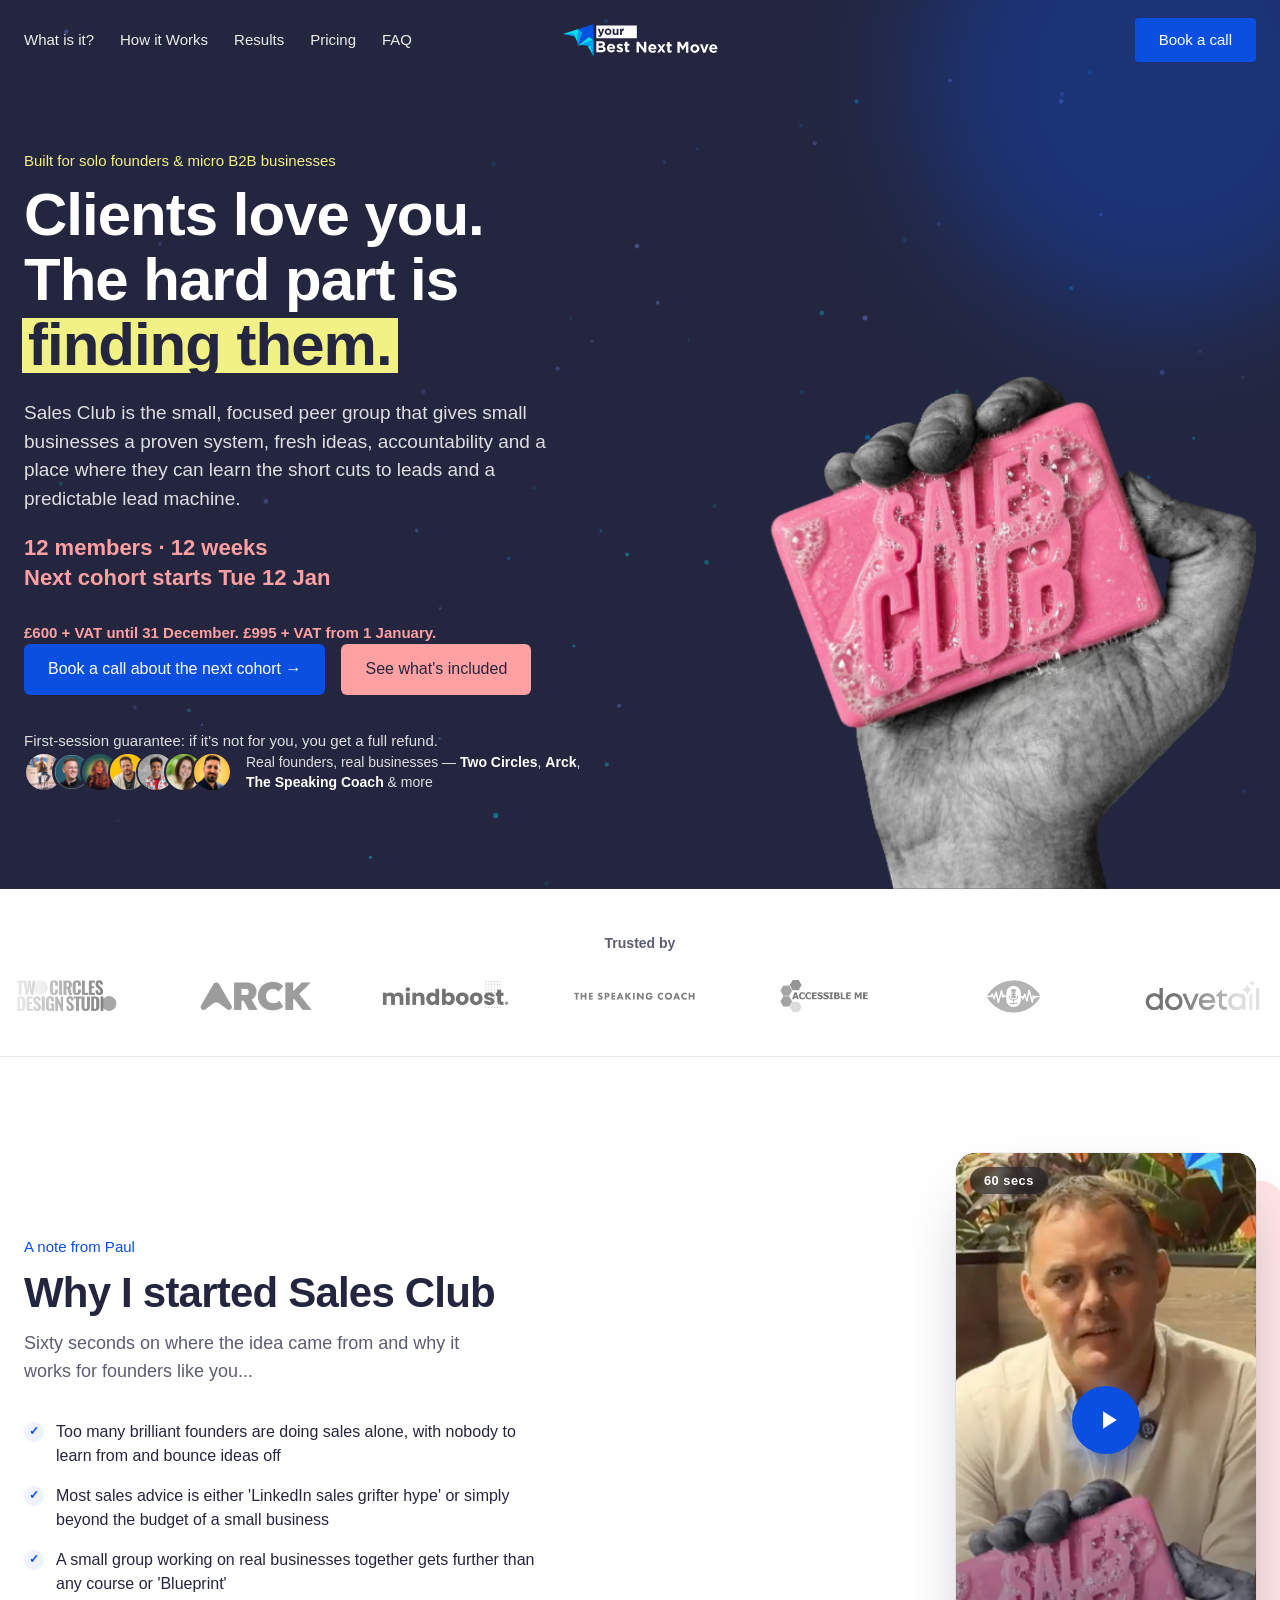
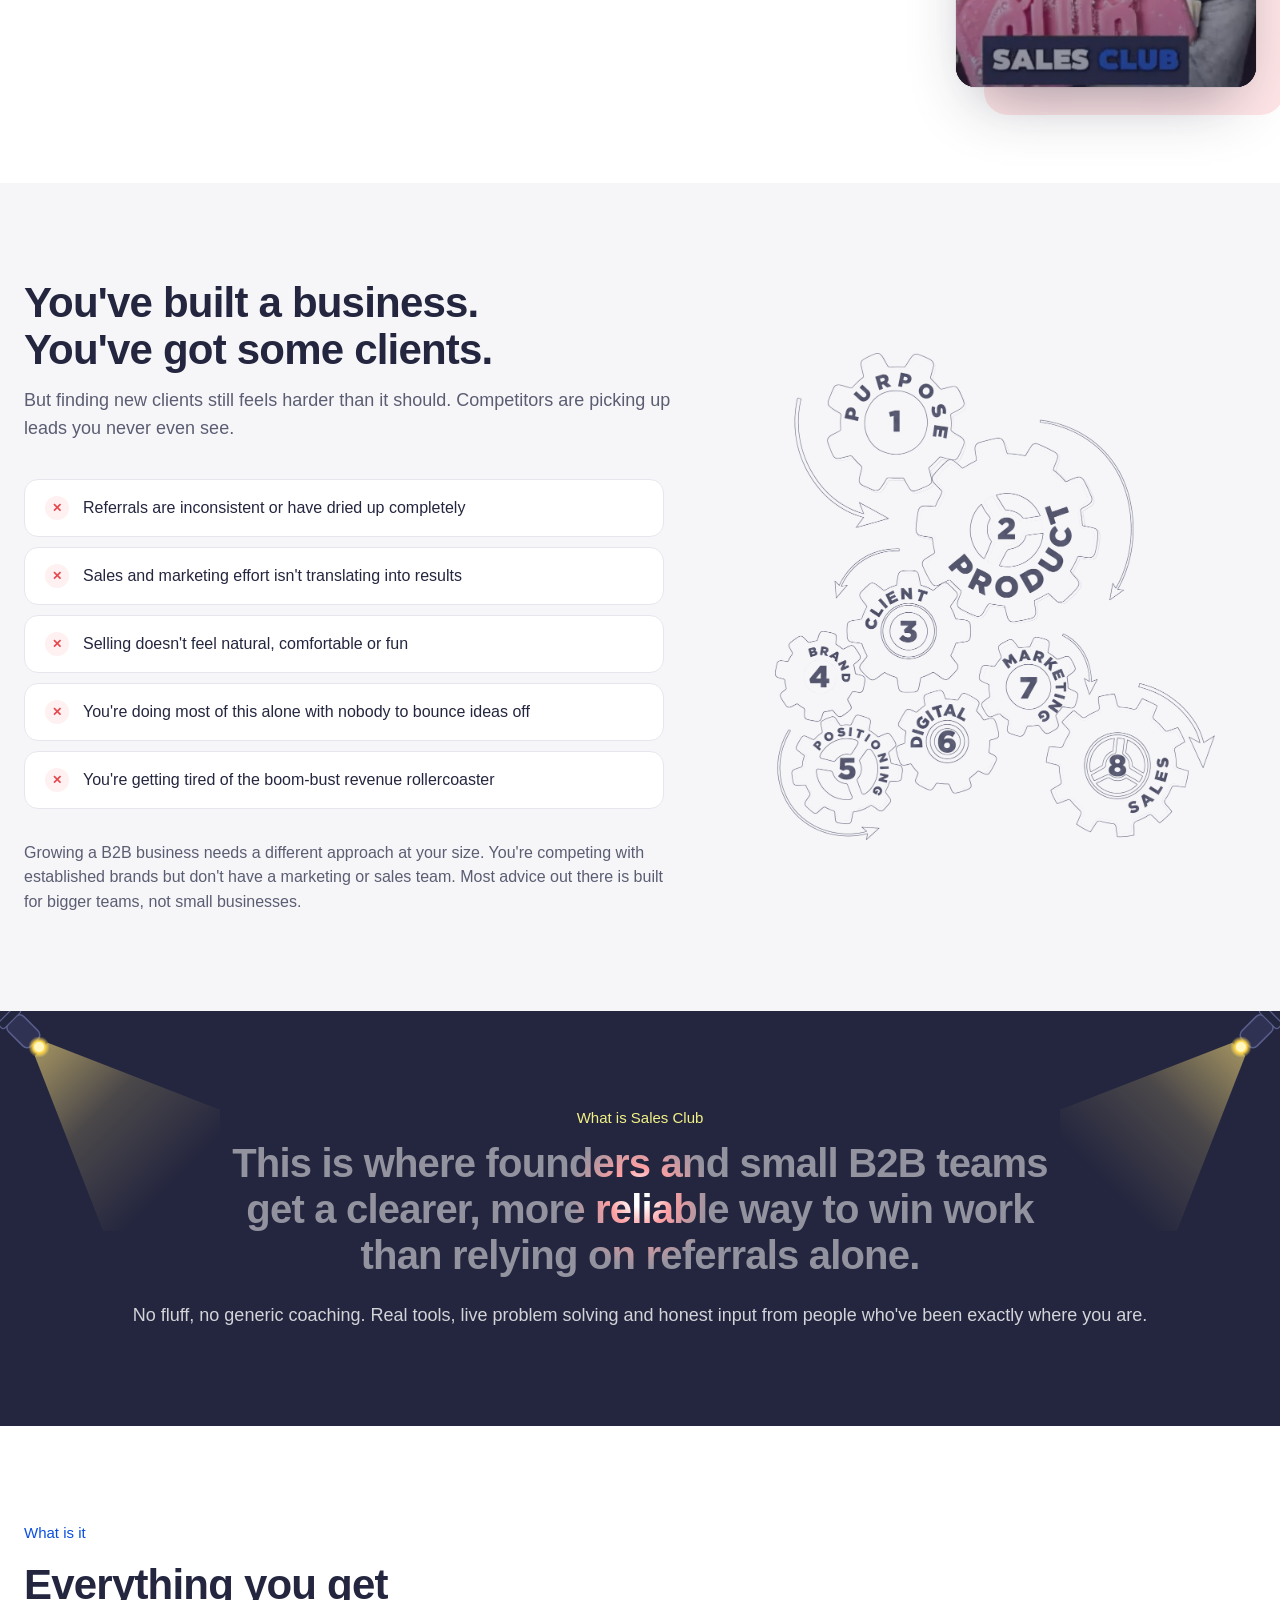
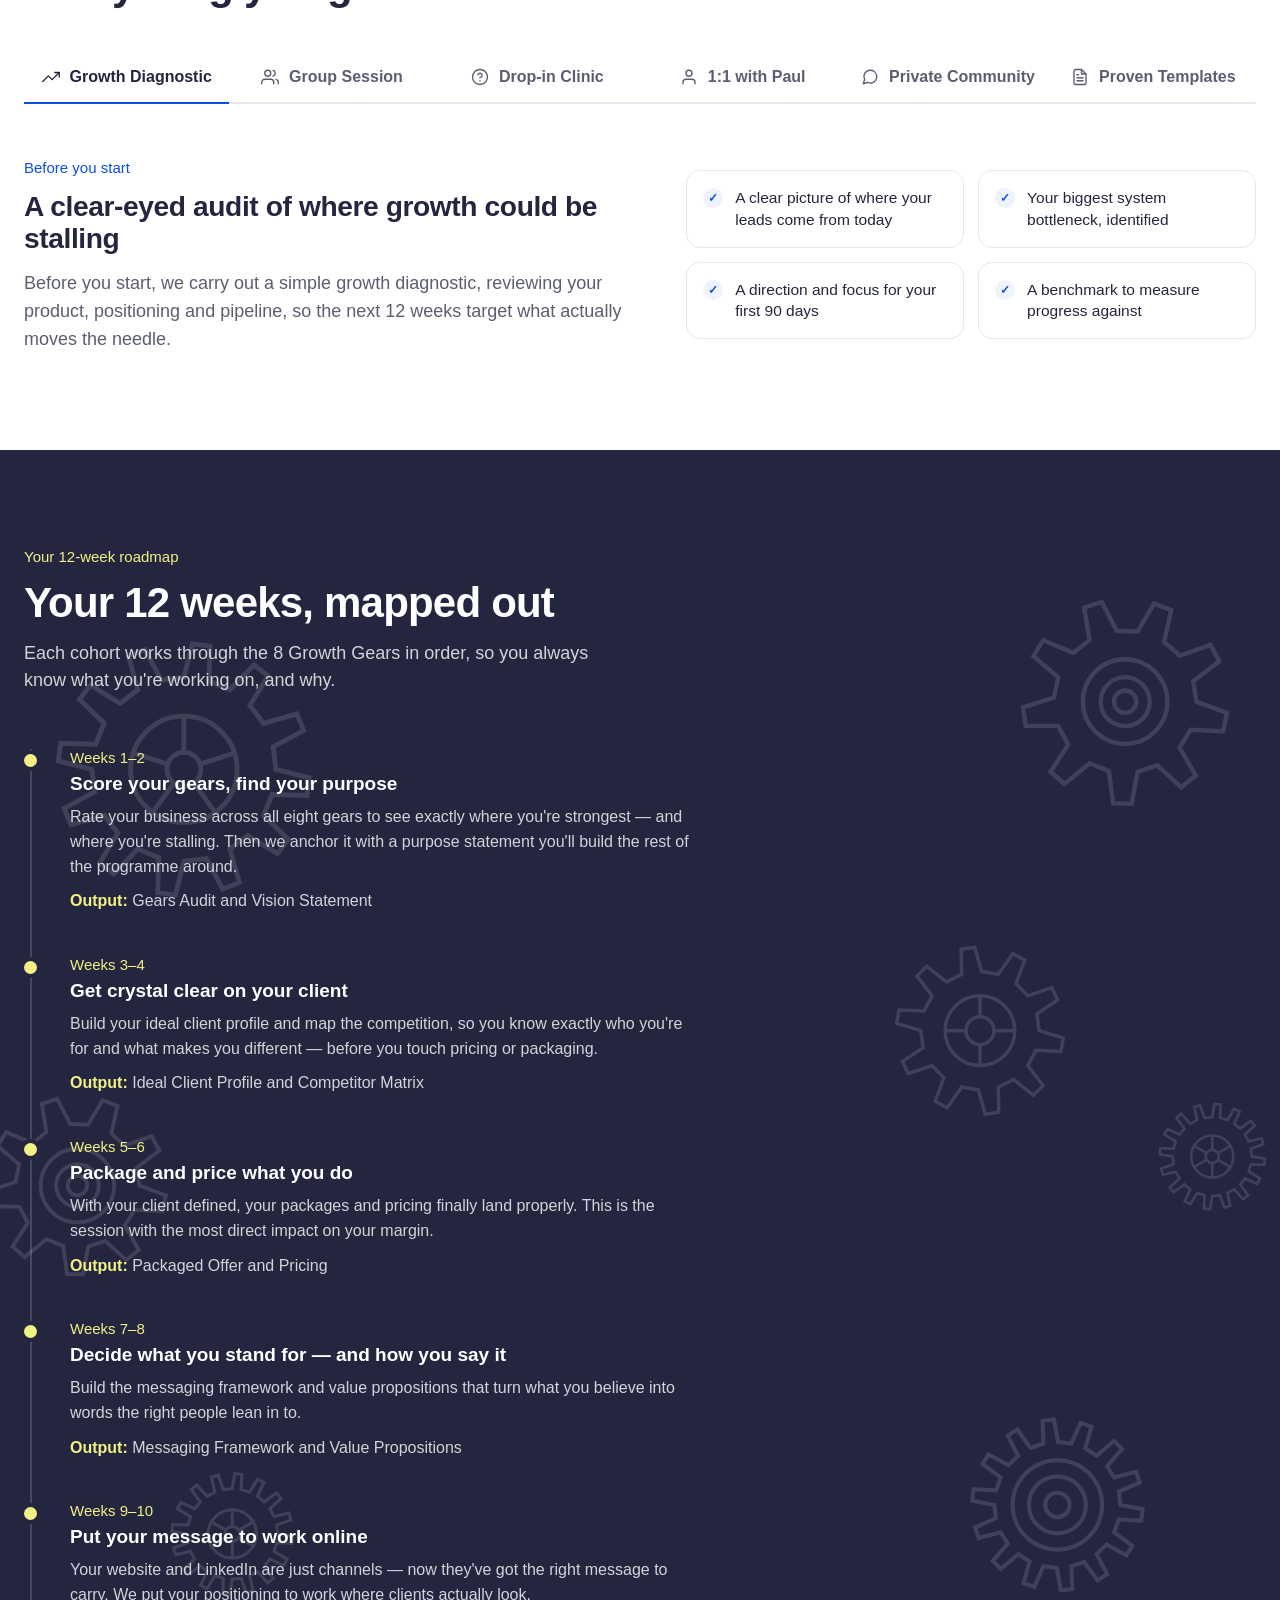
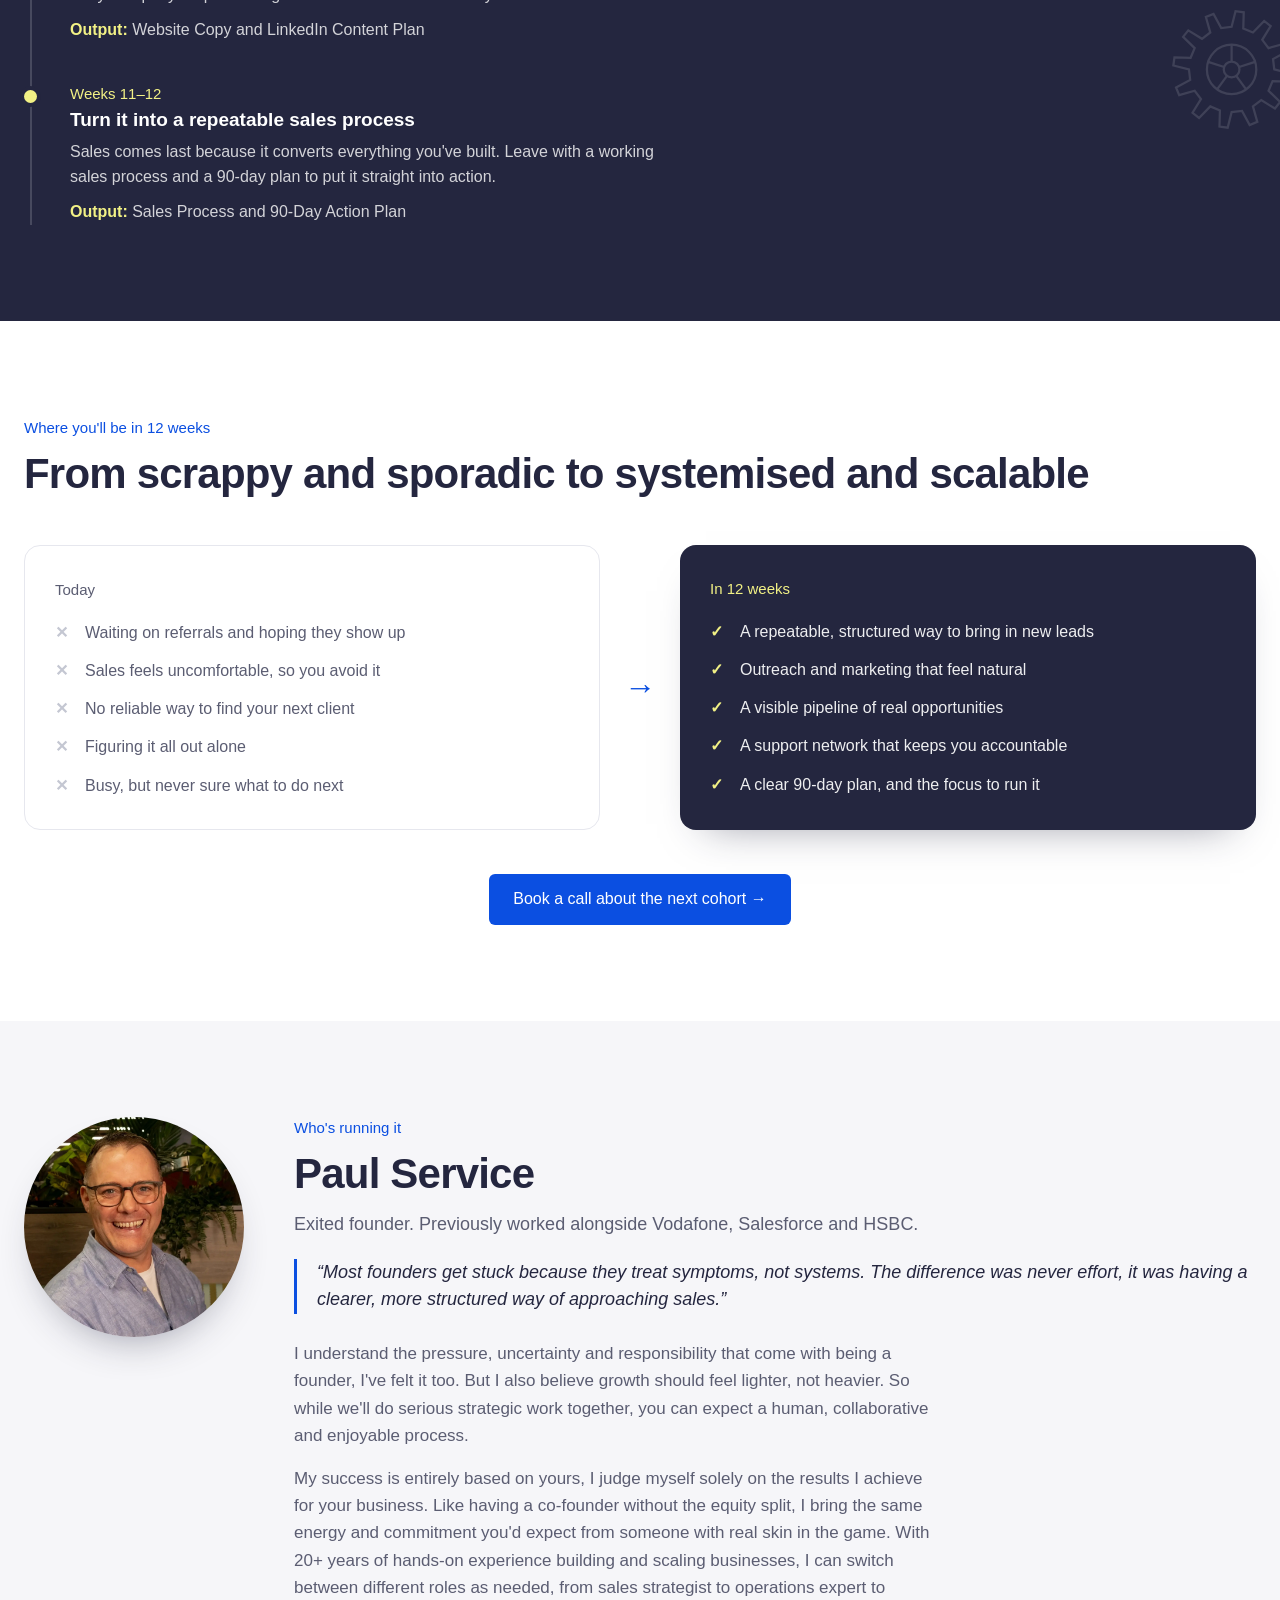
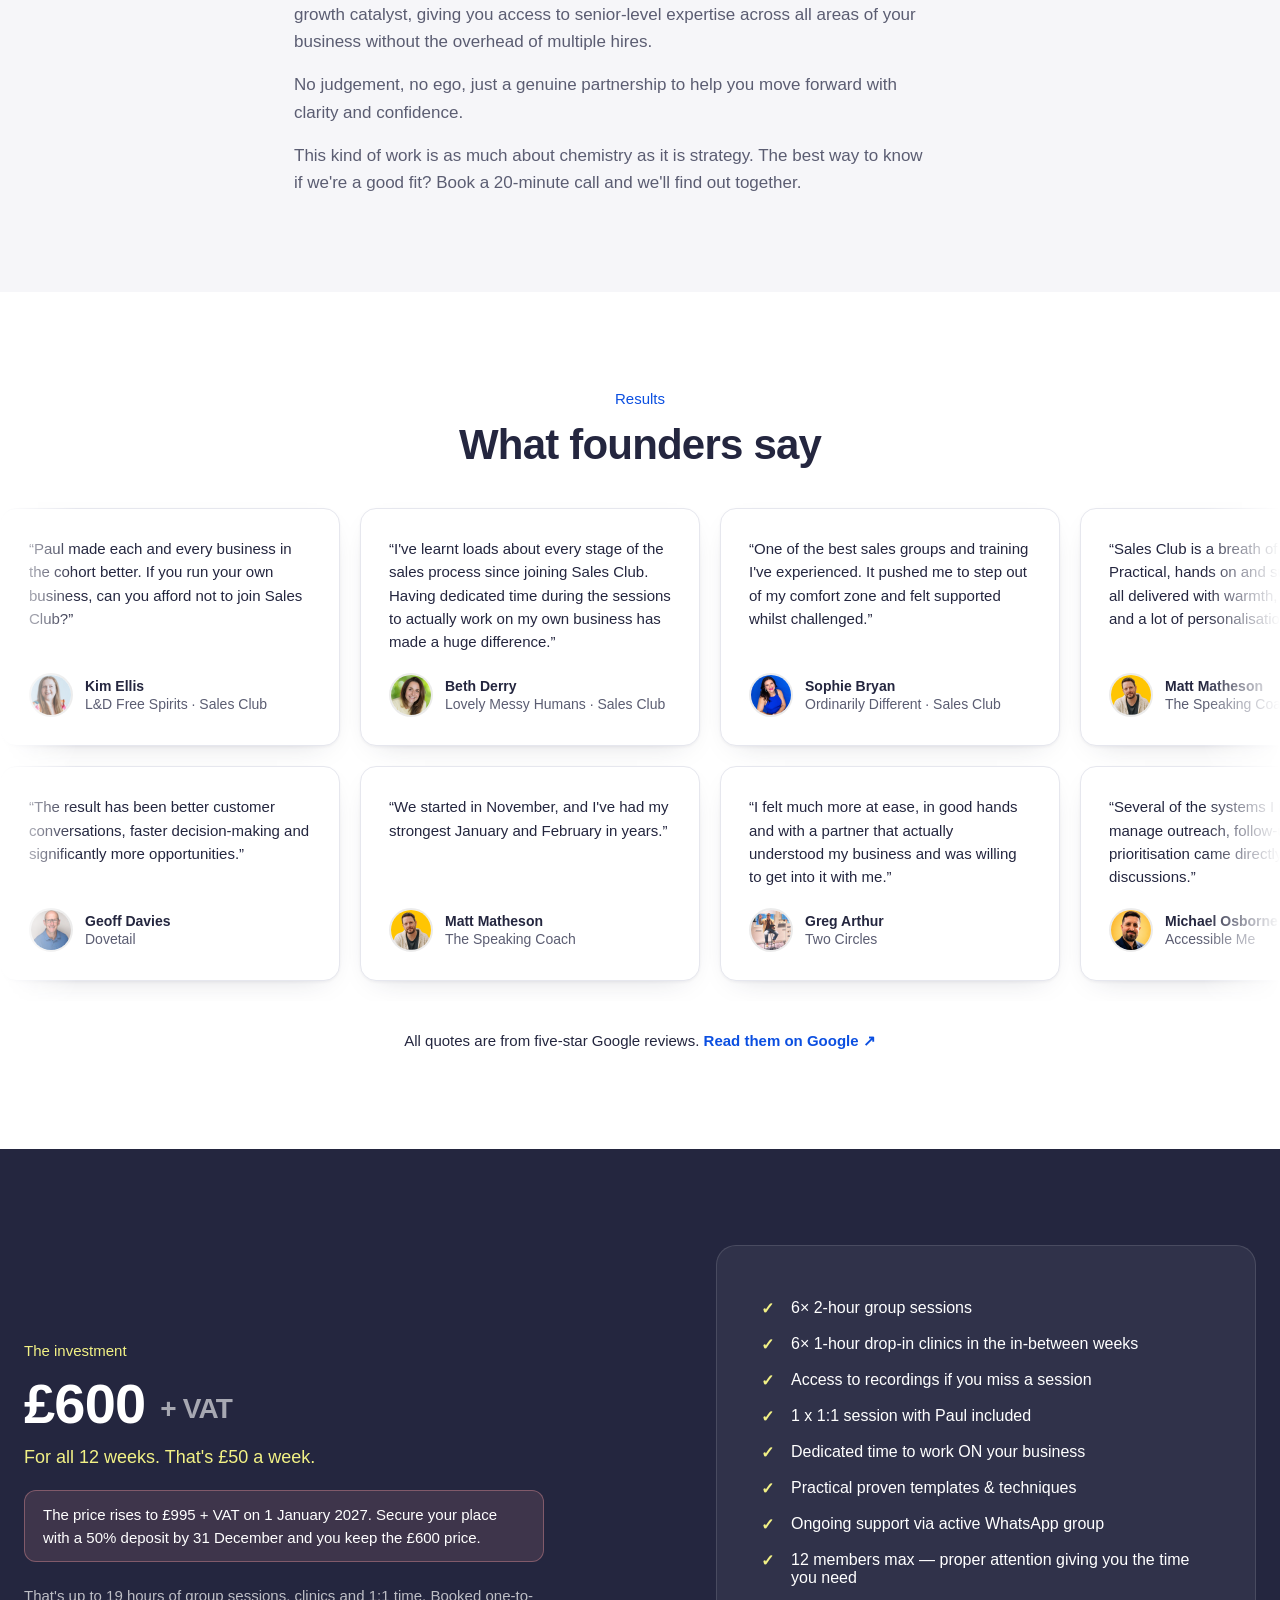
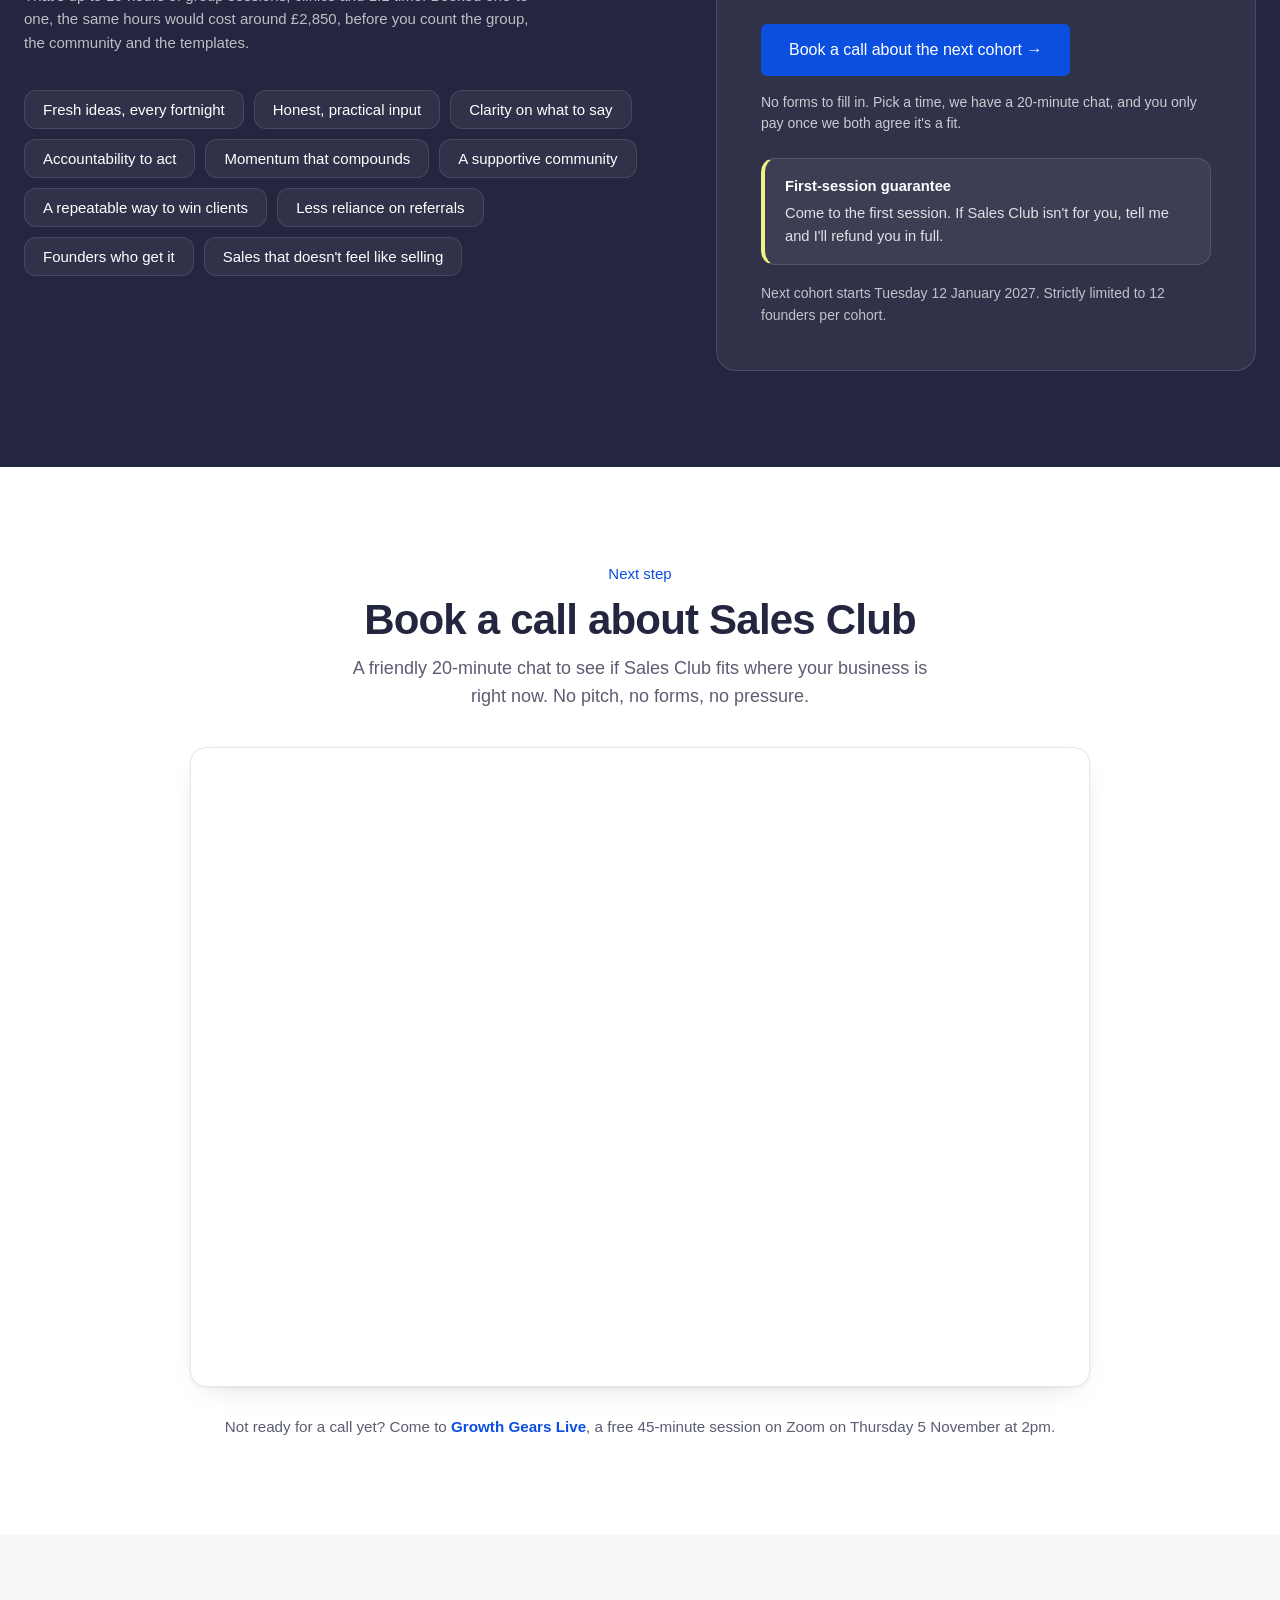
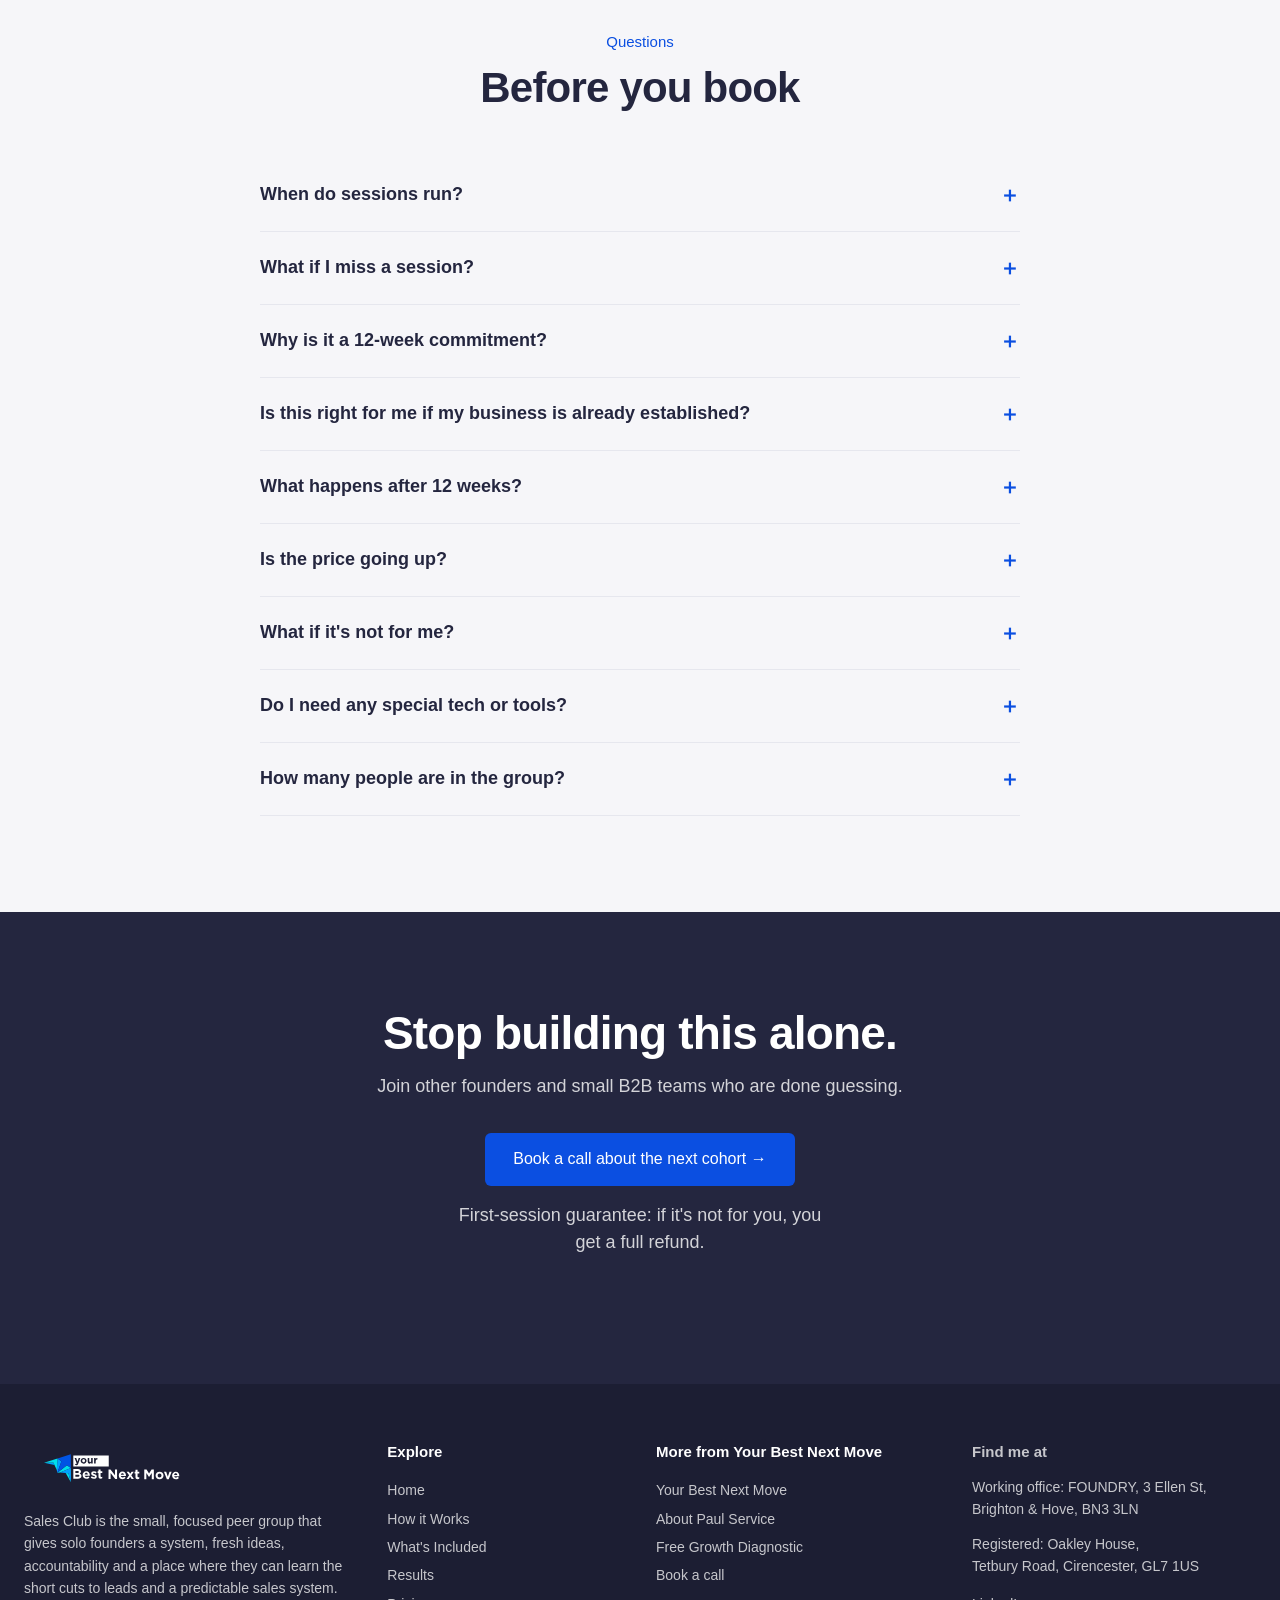
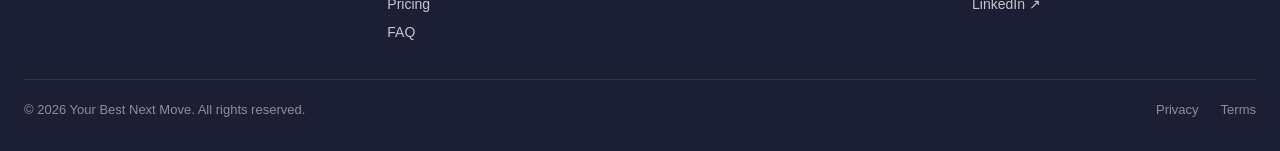
<file: index.html>
<!DOCTYPE html>
<html lang="en">
<head>
<meta charset="UTF-8">
<meta name="viewport" content="width=device-width, initial-scale=1.0">
<!-- Google Analytics (GA4) -->
<script async src="https://www.googletagmanager.com/gtag/js?id=G-9JCJRYR4SM"></script>
<script>
  window.dataLayer = window.dataLayer || [];
  function gtag(){dataLayer.push(arguments);}
  gtag('js', new Date());
  gtag('config', 'G-9JCJRYR4SM');
</script>
<!-- Microsoft Clarity -->
<script type="text/javascript">
    (function(c,l,a,r,i,t,y){
        c[a]=c[a]||function(){(c[a].q=c[a].q||[]).push(arguments)};
        t=l.createElement(r);t.async=1;t.src="https://www.clarity.ms/tag/"+i;
        y=l.getElementsByTagName(r)[0];y.parentNode.insertBefore(t,y);
    })(window, document, "clarity", "script", "umbx0mwser");
</script>
<title>Sales Club: 12-Week Sales Group for Small B2B Founders | YBNM</title>
<link rel="canonical" href="https://salesclub.yourbestnextmove.com/">
<link rel="icon" type="image/svg+xml" href="assets/favicon.svg">
<link rel="apple-touch-icon" href="assets/favicon.svg">
<meta name="description" content="A 12-week peer group for UK solo founders and micro B2B businesses who want to win clients beyond referrals. 12 members max. £600 + VAT.">
<meta property="og:type" content="website">
<meta property="og:url" content="https://salesclub.yourbestnextmove.com/">
<meta property="og:title" content="Sales Club: 12-Week Sales Group for Small B2B Founders | YBNM">
<meta property="og:description" content="The 12-week sales group for UK solo founders and small B2B businesses. Next cohort starts Tuesday 12 January. 12 places, £600 + VAT until 31 December (£995 from 1 January), with a first-session money-back guarantee.">
<meta property="og:image" content="https://salesclub.yourbestnextmove.com/assets/sales-club-share.jpg">
<meta property="og:image:alt" content="Sales Club: the 12-week sales group for small B2B founders. Next cohort Tuesday 12 January, 12 places, £600 + VAT until 31 December, £995 from 1 January, first-session money-back guarantee.">
<meta property="og:image:width" content="1200">
<meta property="og:image:height" content="627">
<meta name="twitter:card" content="summary_large_image">
<meta name="twitter:title" content="Sales Club: 12-Week Sales Group for Small B2B Founders | YBNM">
<meta name="twitter:description" content="The 12-week sales group for UK solo founders and small B2B businesses. Next cohort starts Tuesday 12 January. 12 places, £600 + VAT until 31 December (£995 from 1 January), with a first-session money-back guarantee.">
<meta name="twitter:image" content="https://salesclub.yourbestnextmove.com/assets/sales-club-share.jpg">
<script type="application/ld+json">
{
  "@context": "https://schema.org",
  "@graph": [
    {
      "@type": "Organization",
      "@id": "https://yourbestnextmove.com/#organization",
      "name": "Your Best Next Move",
      "alternateName": "YBNM",
      "url": "https://yourbestnextmove.com/",
      "logo": "https://49549208.fs1.hubspotusercontent-eu1.net/hubfs/49549208/Your%20Best%20Next%20Move%20Logo.png",
      "address": {
        "@type": "PostalAddress",
        "streetAddress": "Foundry, 3 Ellen Street",
        "addressLocality": "Hove",
        "addressRegion": "East Sussex",
        "postalCode": "BN3 3LN",
        "addressCountry": "GB"
      },
      "sameAs": [
        "https://find-and-update.company-information.service.gov.uk/company/04559654"
      ]
    },
    {
      "@type": "Person",
      "@id": "https://yourbestnextmove.com/#paul-service",
      "name": "Paul Service",
      "jobTitle": "Growth Partner",
      "url": "https://yourbestnextmove.com/about",
      "worksFor": {
        "@id": "https://yourbestnextmove.com/#organization"
      },
      "sameAs": [
        "https://www.linkedin.com/in/b2bgrowthpartner/"
      ]
    },
    {
      "@type": "WebPage",
      "@id": "https://salesclub.yourbestnextmove.com/#webpage",
      "url": "https://salesclub.yourbestnextmove.com/",
      "name": "Sales Club: 12-Week Sales Group for Small B2B Founders",
      "inLanguage": "en-GB",
      "isPartOf": {
        "@id": "https://yourbestnextmove.com/#website"
      },
      "about": {
        "@id": "https://salesclub.yourbestnextmove.com/#sales-club"
      },
      "publisher": {
        "@id": "https://yourbestnextmove.com/#organization"
      }
    },
    {
      "@type": "Course",
      "@id": "https://salesclub.yourbestnextmove.com/#sales-club",
      "name": "Sales Club",
      "description": "A 12-week online peer group for UK solo founders and micro B2B service businesses who want a repeatable way to win clients beyond referrals. Six fortnightly two-hour group sessions, six optional drop-in clinics, one 1:1 with Paul Service, a private WhatsApp group and practical templates. Maximum 12 members.",
      "url": "https://salesclub.yourbestnextmove.com/",
      "provider": {
        "@id": "https://yourbestnextmove.com/#organization"
      },
      "inLanguage": "en-GB",
      "audience": {
        "@type": "BusinessAudience",
        "audienceType": "Solo founders and small B2B service businesses"
      },
      "teaches": [
        "Ideal client profile",
        "Packaging and pricing",
        "Messaging and positioning",
        "Website and LinkedIn content",
        "Repeatable sales process"
      ],
      "offers": {
        "@type": "Offer",
        "price": "600",
        "priceCurrency": "GBP",
        "category": "Paid",
        "url": "https://salesclub.yourbestnextmove.com/",
        "priceValidUntil": "2026-12-31",
        "priceSpecification": {
          "@type": "PriceSpecification",
          "price": "600",
          "priceCurrency": "GBP",
          "valueAddedTaxIncluded": false
        }
      },
      "hasCourseInstance": {
        "@type": "CourseInstance",
        "courseMode": "Online",
        "courseWorkload": "PT19H",
        "instructor": {
          "@id": "https://yourbestnextmove.com/#paul-service"
        },
        "courseSchedule": {
          "@type": "Schedule",
          "duration": "PT2H",
          "repeatFrequency": "P2W",
          "repeatCount": 6,
          "byDay": "https://schema.org/Tuesday",
          "startTime": "13:00",
          "endTime": "15:00",
          "scheduleTimezone": "Europe/London"
        },
        "startDate": "2027-01-12"
      }
    },
    {
      "@type": "FAQPage",
      "@id": "https://salesclub.yourbestnextmove.com/#faq",
      "mainEntity": [
        {
          "@type": "Question",
          "name": "When do sessions run?",
          "acceptedAnswer": {
            "@type": "Answer",
            "text": "The two-hour group sessions run Tuesday afternoons, every other week, 1pm to 3pm. In the weeks in between, there's an optional one-hour drop-in clinic you can join with whatever you're working on — no prep needed. The next cohort starts on Tuesday 12 January 2027."
          }
        },
        {
          "@type": "Question",
          "name": "What if I miss a session?",
          "acceptedAnswer": {
            "@type": "Answer",
            "text": "Life happens. The programme is designed so missing the occasional session won't derail progress, though the real value is in showing up consistently and getting involved."
          }
        },
        {
          "@type": "Question",
          "name": "Why is it a 12-week commitment?",
          "acceptedAnswer": {
            "@type": "Answer",
            "text": "Building a sustainable approach to sales and marketing takes time. Quick fixes don't work. 12 weeks gives you enough time to learn, apply, adjust and start to see some results."
          }
        },
        {
          "@type": "Question",
          "name": "Is this right for me if my business is already established?",
          "acceptedAnswer": {
            "@type": "Answer",
            "text": "Sales Club is built for solo founders and small B2B businesses. If you're already well past that stage, get in touch — I work with businesses at different stages in different ways, and we'll find the right fit for you."
          }
        },
        {
          "@type": "Question",
          "name": "What happens after 12 weeks?",
          "acceptedAnswer": {
            "@type": "Answer",
            "text": "You leave with a 90-day action plan and all the templates, so you can keep going on your own. If you'd like ongoing support after that, we'll talk about the options that suit you, from a focused 1:1 Sprint to monthly Partner support."
          }
        },
        {
          "@type": "Question",
          "name": "Is the price going up?",
          "acceptedAnswer": {
            "@type": "Answer",
            "text": "Yes. Sales Club is £600 + VAT until 31 December 2026 and £995 + VAT from 1 January 2027. Secure your place with a 50% deposit by 31 December and you keep the £600 price, even if your cohort starts in the new year."
          }
        },
        {
          "@type": "Question",
          "name": "What if it's not for me?",
          "acceptedAnswer": {
            "@type": "Answer",
            "text": "Come to the first session. If Sales Club isn't right for you, tell me and I'll refund you in full."
          }
        },
        {
          "@type": "Question",
          "name": "Do I need any special tech or tools?",
          "acceptedAnswer": {
            "@type": "Answer",
            "text": "Just Zoom and WhatsApp. That's it."
          }
        },
        {
          "@type": "Question",
          "name": "How many people are in the group?",
          "acceptedAnswer": {
            "@type": "Answer",
            "text": "12 maximum. Deliberately small so everyone gets proper attention and airtime. You can have your mic open if you wish so you can chip in on the spot when you have questions."
          }
        }
      ]
    }
  ]
}
</script>
<link rel="preload" href="https://yourbestnextmove.com/hubfs/l" as="font" type="font/woff2" crossorigin>
<link rel="preload" href="https://yourbestnextmove.com/hubfs/l%20%281%29" as="font" type="font/woff2" crossorigin>
<link rel="stylesheet" href="styles.css?v=85">
<script>document.documentElement.className += ' js';</script>
<!-- Meta Pixel -->
<script>
!function(f,b,e,v,n,t,s)
{if(f.fbq)return;n=f.fbq=function(){n.callMethod?
n.callMethod.apply(n,arguments):n.queue.push(arguments)};
if(!f._fbq)f._fbq=n;n.push=n;n.loaded=!0;n.version='2.0';
n.queue=[];t=b.createElement(e);t.async=!0;
t.src=v;s=b.getElementsByTagName(e)[0];
s.parentNode.insertBefore(t,s)}(window,document,'script',
'https://connect.facebook.net/en_US/fbevents.js');
fbq('init', '4412278872343109');
fbq('track', 'PageView');
</script>
<noscript><img height="1" width="1" style="display:none"
src="https://www.facebook.com/tr?id=4412278872343109&ev=PageView&noscript=1"
/></noscript>
<!-- End Meta Pixel -->
</head>
<body>

<div class="progress-bar" id="progressBar"></div>

<header class="nav" id="nav">
  <div class="nav__inner">
    <a href="#top" class="nav__logo" aria-label="Your Best Next Move home">
      <svg class="logo-svg" xmlns="http://www.w3.org/2000/svg" viewBox="0 0 250.86 80.23" role="img" aria-hidden="true">
        <path class="logo-word" d="M85.4,27.65c-1.28,0-2.04.98-2.04,2.14v.03c0,1.16.84,2.17,2.07,2.17s2.04-.98,2.04-2.14v-.03c0-1.16-.84-2.17-2.07-2.17Z"/>
        <path class="logo-word" d="M70.65,22.03v15.99h50.79v-15.99h-50.79ZM77.63,33.93c-.6,1.6-1.25,2.2-2.58,2.2-.81,0-1.41-.21-1.98-.54l.75-1.62c.29.18.66.31.95.31.38,0,.59-.12.78-.51l-3.08-7.9h2.36l1.79,5.36,1.72-5.36h2.32l-3.02,8.06ZM89.67,29.82c0,2.26-1.82,4.1-4.27,4.1s-4.24-1.81-4.24-4.07v-.03c0-2.26,1.82-4.1,4.27-4.1s4.24,1.81,4.24,4.07v.03ZM98.44,33.74h-2.23v-1.12c-.51.66-1.17,1.26-2.31,1.26-1.69,0-2.67-1.12-2.67-2.92v-5.1h2.23v4.39c0,1.06.5,1.6,1.35,1.6s1.4-.54,1.4-1.6v-4.39h2.23v7.87ZM105.18,28.06h-.12c-1.48,0-2.39.9-2.39,2.77v2.91h-2.23v-7.87h2.23v1.59c.45-1.09,1.19-1.79,2.51-1.73v2.33Z"/>
        <path class="logo-word" d="M70.67,41.66h6.38c1.57,0,2.81.43,3.59,1.22.63.63.94,1.39.94,2.34v.04c0,1.55-.82,2.41-1.81,2.96,1.59.61,2.57,1.53,2.57,3.38v.04c0,2.51-2.04,3.77-5.14,3.77h-6.54v-13.74ZM78.58,45.72c0-.9-.71-1.41-1.98-1.41h-2.98v2.91h2.79c1.34,0,2.18-.43,2.18-1.45v-.04ZM77.11,49.73h-3.49v3.02h3.59c1.34,0,2.14-.47,2.14-1.49v-.04c0-.92-.69-1.49-2.24-1.49Z"/>
        <path class="logo-word" d="M84.02,50.2v-.04c0-3,2.14-5.48,5.2-5.48,3.51,0,5.12,2.73,5.12,5.71,0,.24-.02.51-.04.79h-7.32c.29,1.35,1.24,2.06,2.57,2.06,1,0,1.73-.31,2.55-1.08l1.71,1.51c-.98,1.22-2.4,1.96-4.3,1.96-3.16,0-5.5-2.22-5.5-5.44ZM91.44,49.32c-.18-1.34-.96-2.24-2.22-2.24s-2.04.88-2.28,2.24h4.5Z"/>
        <path class="logo-word" d="M95.74,54.01l1.28-1.96c1.14.82,2.34,1.26,3.32,1.26.86,0,1.26-.31,1.26-.79v-.04c0-.65-1.02-.86-2.18-1.22-1.47-.43-3.14-1.12-3.14-3.16v-.04c0-2.14,1.73-3.34,3.85-3.34,1.34,0,2.79.45,3.93,1.22l-1.14,2.06c-1.04-.61-2.08-.98-2.85-.98s-1.1.31-1.1.73v.04c0,.59,1,.86,2.14,1.26,1.47.49,3.18,1.2,3.18,3.12v.04c0,2.34-1.75,3.4-4.02,3.4-1.47,0-3.12-.49-4.52-1.59Z"/>
        <path class="logo-word" d="M106.72,52.42v-4.99h-1.26v-2.55h1.26v-2.69h2.98v2.69h2.47v2.55h-2.47v4.5c0,.69.29,1.02.96,1.02.55,0,1.04-.14,1.47-.37v2.39c-.63.37-1.35.61-2.36.61-1.83,0-3.06-.73-3.06-3.16Z"/>
        <path class="logo-word" d="M121.12,42.19h2.79l6.44,8.46v-8.46h2.98v13.74h-2.57l-6.66-8.74v8.74h-2.99v-13.74Z"/>
        <path class="logo-word" d="M135.81,50.73v-.04c0-3,2.14-5.48,5.2-5.48,3.51,0,5.12,2.73,5.12,5.71,0,.24-.02.51-.04.79h-7.32c.29,1.36,1.24,2.06,2.57,2.06,1,0,1.73-.31,2.55-1.08l1.71,1.51c-.98,1.22-2.4,1.96-4.3,1.96-3.16,0-5.5-2.22-5.5-5.44ZM143.23,49.85c-.18-1.34-.96-2.24-2.22-2.24s-2.04.88-2.28,2.24h4.5Z"/>
        <path class="logo-word" d="M152.18,48.49l1.98-3.08h3.12l-3.55,5.14,3.71,5.38h-3.2l-2.12-3.28-2.12,3.28h-3.12l3.69-5.34-3.55-5.18h3.2l1.96,3.08Z"/>
        <path class="logo-word" d="M159.72,52.95v-4.99h-1.26v-2.55h1.26v-2.69h2.98v2.69h2.47v2.55h-2.47v4.5c0,.69.29,1.02.96,1.02.55,0,1.04-.14,1.47-.37v2.4c-.63.37-1.35.61-2.36.61-1.83,0-3.06-.73-3.06-3.16Z"/>
        <path class="logo-word" d="M172.31,42.33h3.26l3.61,5.81,3.61-5.81h3.26v13.74h-3v-8.97l-3.87,5.87h-.08l-3.83-5.81v8.91h-2.97v-13.74Z"/>
        <path class="logo-word" d="M188.53,50.87v-.04c0-3.02,2.43-5.48,5.71-5.48s5.67,2.41,5.67,5.44v.04c0,3.02-2.43,5.48-5.71,5.48s-5.67-2.42-5.67-5.44ZM196.97,50.87v-.04c0-1.55-1.12-2.91-2.77-2.91s-2.73,1.32-2.73,2.87v.04c0,1.55,1.12,2.91,2.77,2.91s2.73-1.32,2.73-2.87Z"/>
        <path class="logo-word" d="M200.55,45.55h3.16l2.36,7.05,2.38-7.05h3.1l-4.14,10.6h-2.71l-4.14-10.6Z"/>
        <path class="logo-word" d="M212.17,50.87v-.04c0-3,2.14-5.48,5.2-5.48,3.51,0,5.12,2.73,5.12,5.71,0,.24-.02.51-.04.79h-7.32c.29,1.35,1.24,2.06,2.57,2.06,1,0,1.73-.31,2.55-1.08l1.71,1.51c-.98,1.22-2.4,1.96-4.3,1.96-3.16,0-5.5-2.22-5.5-5.44ZM219.59,49.98c-.18-1.33-.96-2.24-2.22-2.24s-2.04.88-2.28,2.24h4.5Z"/>
        <g class="logo-arrow">
          <animateTransform attributeName="transform" type="translate" additive="sum" dur="7s" repeatCount="indefinite" calcMode="spline" keyTimes="0;0.4;0.94;1" values="0 0;0 0;-8 8;0 0" keySplines="0.45 0 0.55 1;0.45 0 0.55 1;0.16 1 0.3 1"/>
          <polygon fill="#00dfec" points="59.91 47.05 67.48 60.22 63.83 47.48 59.91 47.05"/>
          <polygon fill="#00dfec" points="67.42 39.95 61.76 35.87 47.79 46.88 48.84 46.76 51.91 46.2 51.91 46.2 67.43 39.96 67.42 39.95"/>
          <polygon fill="#00a0fd" points="67.43 39.96 51.91 46.2 63.83 47.48 67.48 60.22 67.48 44.79 67.43 39.96"/>
          <polygon fill="#00a0fd" points="43.88 35.48 29 32.44 42.25 31.89 43.88 35.48"/>
          <polygon fill="#00a0fd" points="48.26 26.11 53.92 30.2 47.85 46.93 47.65 45.9 47.21 42.8 47.21 42.8 48.25 26.11 48.26 26.11"/>
          <polygon fill="#00dfec" points="48.25 26.11 47.21 42.8 42.25 31.89 29 32.44 43.65 27.58 48.25 26.11"/>
          <polygon fill="#0054e4" points="47.9 46.8 61.76 35.87 67.42 39.95 67.24 20.02 48.26 26.11 53.92 30.2 47.9 46.8"/>
        </g>
      </svg>
    </a>
    <nav class="nav__links">
      <a href="#included">What is it?</a>
      <a href="#how">How it Works</a>
      <a href="#results">Results</a>
      <a href="#offer">Pricing</a>
      <a href="#faq">FAQ</a>
    </nav>
    <a href="#book" class="btn btn--primary btn--small nav__cta">Book a call</a>
    <button class="nav__burger" id="burger" aria-label="Menu"><span></span><span></span><span></span></button>
  </div>
</header>

<main>

  <!-- HERO -->
  <section class="hero" id="top">
    <div class="hero__bg" aria-hidden="true">
      <canvas class="hero__canvas"></canvas>
      <span class="blob blob--1"></span>
      <span class="blob blob--2"></span>
      <span class="hero__grid"></span>
    </div>
    <div class="container hero__inner">
      <p class="eyebrow eyebrow--light reveal"><span class="eyebrow__dot"></span>Built for solo founders &amp; micro B2B businesses</p>
      <h1 class="hero__title reveal">Clients love you.<br>The hard part is <span class="hl">finding them.</span></h1>
      <p class="hero__sub reveal">Sales Club is the small, focused peer group that gives small businesses a proven system, fresh ideas, accountability and a place where they can learn the short cuts to leads and a predictable lead machine.</p>
      <p class="hero__cohort reveal">12 members · 12 weeks<br>Next cohort starts Tue 12 Jan</p>
      <p class="hero__price reveal">£600 + VAT until 31 December. £995 + VAT from 1 January.</p>
      <div class="hero__ctas reveal">
        <a href="#book" class="btn btn--primary">Book a call about the next cohort →</a>
        <a href="#included" class="btn btn--ghost">See what's included</a>
      </div>
      <p class="hero__guarantee reveal">First-session guarantee: if it's not for you, you get a full refund.</p>
      <div class="hero__trust reveal">
        <div class="avatar-stack">
          <img src="assets/people/greg.jpeg" alt="Greg Arthur, Two Circles">
          <img src="assets/people/craig.png" alt="Craig Stevenson, Arck Learning">
          <img src="assets/people/anjali.png" alt="Anjali Pradhanang, Your Pocket Accountant">
          <img src="assets/people/matt.png" alt="Matt Matheson, The Speaking Coach">
          <img src="assets/people/asis.jpeg" alt="Asis Patel, Asis Patel Ltd">
          <img src="assets/people/beth.png" alt="Beth Derry, Lovely Messy Humans">
          <img src="assets/people/michael.png" alt="Michael Osborne, Accessible Me">
        </div>
        <p>Real founders, real businesses — <strong>Two Circles</strong>, <strong>Arck</strong>, <strong>The Speaking Coach</strong> &amp; more</p>
      </div>
    </div>
    <span class="hero__soap-wrap" aria-hidden="true"><img class="hero__soap" src="assets/soap-cutout.png" alt="Sales Club"></span>
  </section>

  <!-- LOGO BAND -->
  <section class="logo-band">
    <p class="logo-band__label">Trusted by</p>
    <div class="logo-band__viewport">
      <div class="logo-band__track">
        <a href="https://twocirclesstudio.com/" target="_blank" rel="noopener noreferrer"><img src="assets/logos/two-circles.png" alt="Two Circles Design Studio"></a>
        <a href="https://arcklearning.com/" target="_blank" rel="noopener noreferrer"><img src="assets/logos/arck.png" alt="Arck Learning"></a>
        <a href="https://mindboostlearning.com/" target="_blank" rel="noopener noreferrer"><img src="assets/logos/mindboost.png" alt="Mindboost"></a>
        <a href="https://www.thespeakingcoach.co.uk/" target="_blank" rel="noopener noreferrer"><img src="assets/logos/speaking-coach.png" alt="The Speaking Coach"></a>
        <a href="https://accessibleme.solutions/" target="_blank" rel="noopener noreferrer"><img src="assets/logos/accessible-me.png" alt="Accessible Me"></a>
        <a href="https://wattnext.ai/" target="_blank" rel="noopener noreferrer"><img src="assets/logos/watt-next.png" alt="Watt Next"></a>
        <a href="https://dovetail.team/" target="_blank" rel="noopener noreferrer"><img src="assets/logos/dovetail.png" alt="Dovetail"></a>
        <a href="https://ldfreespirits.com/" target="_blank" rel="noopener noreferrer"><img src="assets/logos/ld-free-spirits.png" alt="L&amp;D Free Spirits"></a>
        <a href="https://lincesalisbury.com/" target="_blank" rel="noopener noreferrer"><img src="assets/logos/lince-salisbury.png" alt="Lince Salisbury"></a>
        <a href="https://asispatel.com/" target="_blank" rel="noopener noreferrer"><img src="assets/logos/asis-patel.png" alt="Asis Patel Ltd"></a>
        <a href="https://twocirclesstudio.com/" target="_blank" rel="noopener noreferrer" tabindex="-1" aria-hidden="true"><img src="assets/logos/two-circles.png" alt=""></a>
        <a href="https://arcklearning.com/" target="_blank" rel="noopener noreferrer" tabindex="-1" aria-hidden="true"><img src="assets/logos/arck.png" alt=""></a>
        <a href="https://mindboostlearning.com/" target="_blank" rel="noopener noreferrer" tabindex="-1" aria-hidden="true"><img src="assets/logos/mindboost.png" alt=""></a>
        <a href="https://www.thespeakingcoach.co.uk/" target="_blank" rel="noopener noreferrer" tabindex="-1" aria-hidden="true"><img src="assets/logos/speaking-coach.png" alt=""></a>
        <a href="https://accessibleme.solutions/" target="_blank" rel="noopener noreferrer" tabindex="-1" aria-hidden="true"><img src="assets/logos/accessible-me.png" alt=""></a>
        <a href="https://wattnext.ai/" target="_blank" rel="noopener noreferrer" tabindex="-1" aria-hidden="true"><img src="assets/logos/watt-next.png" alt=""></a>
        <a href="https://dovetail.team/" target="_blank" rel="noopener noreferrer" tabindex="-1" aria-hidden="true"><img src="assets/logos/dovetail.png" alt=""></a>
        <a href="https://ldfreespirits.com/" target="_blank" rel="noopener noreferrer" tabindex="-1" aria-hidden="true"><img src="assets/logos/ld-free-spirits.png" alt=""></a>
        <a href="https://lincesalisbury.com/" target="_blank" rel="noopener noreferrer" tabindex="-1" aria-hidden="true"><img src="assets/logos/lince-salisbury.png" alt=""></a>
        <a href="https://asispatel.com/" target="_blank" rel="noopener noreferrer" tabindex="-1" aria-hidden="true"><img src="assets/logos/asis-patel.png" alt=""></a>
      </div>
    </div>
  </section>

  <!-- INTRO VIDEO -->
  <section class="intro-video">
    <div class="container intro-video__inner">
      <div class="intro-video__copy">
        <p class="eyebrow reveal">A note from Paul</p>
        <h2 class="reveal">Why I started Sales Club</h2>
        <p class="intro-video__sub reveal">Sixty seconds on where the idea came from and why it works for founders like you...</p>
        <ul class="intro-video__points">
          <li class="reveal"><span class="check"></span>Too many brilliant founders are doing sales alone, with nobody to learn from and bounce ideas off</li>
          <li class="reveal"><span class="check"></span>Most sales advice is either 'LinkedIn sales grifter hype' or simply beyond the budget of a small business</li>
          <li class="reveal"><span class="check"></span>A small group working on real businesses together gets further than any course or 'Blueprint'</li>
        </ul>
      </div>
      <div class="intro-video__media reveal">
        <div class="intro-video__player" id="introVideo">
        <button class="intro-video__facade" type="button" aria-label="Play video: Why I started Sales Club">
          <img src="assets/video-poster.jpg" alt="" loading="lazy">
          <span class="intro-video__play" aria-hidden="true"><svg viewBox="0 0 24 24" fill="currentColor"><path d="M8 5v14l11-7z"/></svg></span>
          <span class="intro-video__duration" aria-hidden="true">60 secs</span>
        </button>
        </div>
      </div>
    </div>
  </section>

  <!-- PAIN -->
  <section class="pain">
    <div class="container pain__inner">
      <div class="pain__copy">
      <h2 class="reveal">You've built a business.<br>You've got some clients.</h2>
      <p class="pain__lead reveal">But finding new clients still feels harder than it should. Competitors are picking up leads you never even see.</p>
      <ul class="pain__list">
        <li class="reveal"><span class="pain__icon">✕</span>Referrals are inconsistent or have dried up completely</li>
        <li class="reveal"><span class="pain__icon">✕</span>Sales and marketing effort isn't translating into results</li>
        <li class="reveal"><span class="pain__icon">✕</span>Selling doesn't feel natural, comfortable or fun</li>
        <li class="reveal"><span class="pain__icon">✕</span>You're doing most of this alone with nobody to bounce ideas off</li>
        <li class="reveal"><span class="pain__icon">✕</span>You're getting tired of the boom-bust revenue rollercoaster</li>
      </ul>
      <p class="pain__close reveal">Growing a B2B business needs a different approach at your size. You're competing with established brands but don't have a marketing or sales team. Most advice out there is built for bigger teams, not small businesses.</p>
      </div>
      <div class="pain__visual reveal"><img src="assets/gears.png" alt="" aria-hidden="true"></div>
    </div>
  </section>

  <!-- MECHANISM -->
  <section class="mechanism">
    <img class="spotlight spotlight--left" src="assets/spotlight.svg" alt="" aria-hidden="true">
    <img class="spotlight spotlight--right" src="assets/spotlight.svg" alt="" aria-hidden="true">
    <div class="container">
      <p class="eyebrow reveal eyebrow--light">What is Sales Club</p>
      <h2 class="mechanism__statement reveal">This is where founders and small B2B teams get a clearer, more reliable way to win work than relying on referrals alone.</h2>
      <p class="mechanism__sub reveal">No fluff, no generic coaching. Real tools, live problem solving and honest input from people who've been exactly where you are.</p>
    </div>
  </section>

  <!-- WHAT'S INCLUDED -->
  <section class="included" id="included">
    <div class="container">
      <p class="eyebrow reveal">What is it</p>
      <h2 class="included__title reveal">Everything you get</h2>
      <div class="incl" id="incl">

        <div class="incl__item is-active">
          <button class="incl__head" type="button"><svg class="incl__ico" viewBox="0 0 24 24" fill="none" stroke="currentColor" stroke-width="1.8" stroke-linecap="round" stroke-linejoin="round" aria-hidden="true"><polyline points="23 6 13.5 15.5 8.5 10.5 1 18"/><polyline points="17 6 23 6 23 12"/></svg><span class="incl__label">Growth Diagnostic</span><span class="incl__chev" aria-hidden="true">▾</span></button>
          <div class="incl__body">
            <p class="incl__eyebrow">Before you start</p>
            <h3 class="incl__bigtitle">A clear-eyed audit of where growth could be stalling</h3>
            <p class="incl__lead">Before you start, we carry out a simple growth diagnostic, reviewing your product, positioning and pipeline, so the next 12 weeks target what actually moves the needle.</p>
            <ul class="incl__checks">
              <li><span class="check"></span>A clear picture of where your leads come from today</li>
              <li><span class="check"></span>Your biggest system bottleneck, identified</li>
              <li><span class="check"></span>A direction and focus for your first 90 days</li>
              <li><span class="check"></span>A benchmark to measure progress against</li>
            </ul>
          </div>
        </div>

        <div class="incl__item">
          <button class="incl__head" type="button"><svg class="incl__ico" viewBox="0 0 24 24" fill="none" stroke="currentColor" stroke-width="1.8" stroke-linecap="round" stroke-linejoin="round" aria-hidden="true"><path d="M17 21v-2a4 4 0 0 0-4-4H5a4 4 0 0 0-4 4v2"/><circle cx="9" cy="7" r="4"/><path d="M23 21v-2a4 4 0 0 0-3-3.87"/><path d="M16 3.13a4 4 0 0 1 0 7.75"/></svg><span class="incl__label">Group Session</span><span class="incl__chev" aria-hidden="true">▾</span></button>
          <div class="incl__body">
            <p class="incl__eyebrow">Every fortnight</p>
            <h3 class="incl__bigtitle">The engine room of Sales Club</h3>
            <p class="incl__lead">Two hours, every other week: hands-on learning plus live problem-solving on what's happening in your business right now.</p>
            <ul class="incl__checks">
              <li><span class="check"></span>One hour of structured, practical learning</li>
              <li><span class="check"></span>One hour of hot-seat coaching on live challenges</li>
              <li><span class="check"></span>Direct input from Paul and the whole group</li>
              <li><span class="check"></span>Frameworks you can apply the same week</li>
            </ul>
          </div>
        </div>

        <div class="incl__item">
          <button class="incl__head" type="button"><svg class="incl__ico" viewBox="0 0 24 24" fill="none" stroke="currentColor" stroke-width="1.8" stroke-linecap="round" stroke-linejoin="round" aria-hidden="true"><circle cx="12" cy="12" r="10"/><path d="M9.09 9a3 3 0 0 1 5.83 1c0 2-3 3-3 3"/><line x1="12" y1="17" x2="12.01" y2="17"/></svg><span class="incl__label">Drop-in Clinic</span><span class="incl__chev" aria-hidden="true">▾</span></button>
          <div class="incl__body">
            <p class="incl__eyebrow">In the in-between weeks</p>
            <h3 class="incl__bigtitle">No prep, just show up</h3>
            <p class="incl__lead">An optional, no-prep hour in the weeks between group sessions. Drop in with whatever's on your desk that week, or just listen in, and keep momentum going.</p>
            <ul class="incl__checks">
              <li><span class="check"></span>Bring a live question and get unstuck on the spot</li>
              <li><span class="check"></span>Nothing to prepare, turn up as you are</li>
              <li><span class="check"></span>Come every time or only when you need it</li>
              <li><span class="check"></span>Keeps you accountable between deep-dive sessions</li>
            </ul>
          </div>
        </div>

        <div class="incl__item">
          <button class="incl__head" type="button"><svg class="incl__ico" viewBox="0 0 24 24" fill="none" stroke="currentColor" stroke-width="1.8" stroke-linecap="round" stroke-linejoin="round" aria-hidden="true"><path d="M20 21v-2a4 4 0 0 0-4-4H8a4 4 0 0 0-4 4v2"/><circle cx="12" cy="7" r="4"/></svg><span class="incl__label">1:1 with Paul</span><span class="incl__chev" aria-hidden="true">▾</span></button>
          <div class="incl__body">
            <p class="incl__eyebrow">Use it wisely</p>
            <h3 class="incl__bigtitle">Your hour, your agenda</h3>
            <p class="incl__lead">Your own focused hour, private, tailored time to work on whatever matters most to your business right now.</p>
            <ul class="incl__checks">
              <li><span class="check"></span>Sharpen a pitch, proposal or piece of outreach</li>
              <li><span class="check"></span>Unstick a stalled prospect or dead pipeline</li>
              <li><span class="check"></span>Live tune up on your LinkedIn posts</li>
              <li><span class="check"></span>Draft some cold email templates</li>
            </ul>
          </div>
        </div>

        <div class="incl__item">
          <button class="incl__head" type="button"><svg class="incl__ico" viewBox="0 0 24 24" fill="none" stroke="currentColor" stroke-width="1.8" stroke-linecap="round" stroke-linejoin="round" aria-hidden="true"><path d="M21 11.5a8.38 8.38 0 0 1-.9 3.8 8.5 8.5 0 0 1-7.6 4.7 8.38 8.38 0 0 1-3.8-.9L3 21l1.9-5.7a8.38 8.38 0 0 1-.9-3.8 8.5 8.5 0 0 1 4.7-7.6 8.38 8.38 0 0 1 3.8-.9h.5a8.48 8.48 0 0 1 8 8v.5z"/></svg><span class="incl__label">Private Community</span><span class="incl__chev" aria-hidden="true">▾</span></button>
          <div class="incl__body">
            <p class="incl__eyebrow">Always on</p>
            <h3 class="incl__bigtitle">Your 24/7 sounding board</h3>
            <p class="incl__lead">The same faces from your calls, on hand between sessions to ask, answer, engage and support.</p>
            <ul class="incl__checks">
              <li><span class="check"></span>A Monday check-in to set your focus for the week</li>
              <li><span class="check"></span>A Friday round-up celebrating the week's wins</li>
              <li><span class="check"></span>Ask a question, get a straight answer, any time</li>
              <li><span class="check"></span>Warm introductions and referrals between members</li>
            </ul>
          </div>
        </div>

        <div class="incl__item">
          <button class="incl__head" type="button"><svg class="incl__ico" viewBox="0 0 24 24" fill="none" stroke="currentColor" stroke-width="1.8" stroke-linecap="round" stroke-linejoin="round" aria-hidden="true"><path d="M14 2H6a2 2 0 0 0-2 2v16a2 2 0 0 0 2 2h12a2 2 0 0 0 2-2V8z"/><polyline points="14 2 14 8 20 8"/><line x1="16" y1="13" x2="8" y2="13"/><line x1="16" y1="17" x2="8" y2="17"/><polyline points="10 9 9 9 8 9"/></svg><span class="incl__label">Proven Templates</span><span class="incl__chev" aria-hidden="true">▾</span></button>
          <div class="incl__body">
            <p class="incl__eyebrow">Ready to use</p>
            <h3 class="incl__bigtitle">No blank page, ever</h3>
            <p class="incl__lead">The same plug-and-play tools that win work, ready to adapt to your business.</p>
            <ul class="incl__checks">
              <li><span class="check"></span>Outreach and follow-up message scripts</li>
              <li><span class="check"></span>Pitch deck and proposal templates</li>
              <li><span class="check"></span>A discovery-call question bank</li>
              <li><span class="check"></span>A simple pipeline tracker</li>
            </ul>
          </div>
        </div>

      </div>
    </div>
  </section>

  <!-- HOW IT WORKS / 12-WEEK TIMELINE -->
  <section class="timeline" id="how">
    <svg class="cogs" viewBox="0 0 1200 760" preserveAspectRatio="xMinYMid slice" aria-hidden="true">
      <defs>
        <g id="gearA" fill="none" stroke="currentColor" stroke-width="2" vector-effect="non-scaling-stroke">
          <path d="M38.0,0.0 L 51.9,3.5 50.9,10.8 36.5,10.4 32.9,19.0 43.2,29.0 38.6,34.8 26.4,27.3 19.0,32.9 22.9,46.7 16.1,49.5 9.3,36.9 0.0,38.0 -3.5,51.9 -10.8,50.9 -10.4,36.5 -19.0,32.9 -29.0,43.2 -34.8,38.6 -27.3,26.4 -32.9,19.0 -46.7,22.9 -49.5,16.1 -36.9,9.3 -38.0,0.0 -51.9,-3.5 -50.9,-10.8 -36.5,-10.4 -32.9,-19.0 -43.2,-29.0 -38.6,-34.8 -26.4,-27.3 -19.0,-32.9 -22.9,-46.7 -16.1,-49.5 -9.3,-36.9 -0.0,-38.0 3.5,-51.9 10.8,-50.9 10.4,-36.5 19.0,-32.9 29.0,-43.2 34.8,-38.6 27.3,-26.4 32.9,-19.0 46.7,-22.9 49.5,-16.1 36.9,-9.3 Z"/>
          <circle r="22"/><circle r="7"/>
          <g><line x1="0" y1="-22" x2="0" y2="-7"/><line x1="0" y1="-22" x2="0" y2="-7" transform="rotate(72)"/><line x1="0" y1="-22" x2="0" y2="-7" transform="rotate(144)"/><line x1="0" y1="-22" x2="0" y2="-7" transform="rotate(216)"/><line x1="0" y1="-22" x2="0" y2="-7" transform="rotate(288)"/></g>
        </g>
        <g id="gearB" fill="none" stroke="currentColor" stroke-width="2" vector-effect="non-scaling-stroke">
          <path d="M32.0,0.0 L 45.7,5.1 44.0,13.3 29.4,12.6 24.5,20.6 31.7,33.3 25.2,38.5 14.4,28.6 5.6,31.5 2.9,45.9 -5.4,45.7 -7.3,31.2 -16.0,27.7 -27.3,37.0 -33.5,31.5 -25.6,19.2 -30.1,10.9 -44.7,10.8 -45.9,2.6 -32.0,-1.8 -30.1,-10.9 -41.2,-20.5 -36.8,-27.6 -23.3,-21.9 -16.0,-27.7 -18.4,-42.2 -10.5,-44.8 -3.8,-31.8 5.6,-31.5 13.0,-44.1 20.7,-41.1 17.5,-26.8 24.5,-20.6 38.3,-25.5 42.3,-18.1 30.6,-9.2 Z"/>
          <circle r="19"/><circle r="11"/><circle r="5"/>
        </g>
        <g id="gearC" fill="none" stroke="currentColor" stroke-width="2" vector-effect="non-scaling-stroke">
          <path d="M30.0,0.0 L 40.0,1.6 39.5,6.3 29.4,5.9 27.7,11.5 36.3,16.7 34.1,20.9 24.9,16.7 21.2,21.2 27.2,29.4 23.5,32.4 16.7,24.9 11.5,27.7 13.8,37.5 9.3,38.9 5.9,29.4 0.0,30.0 -1.6,40.0 -6.3,39.5 -5.9,29.4 -11.5,27.7 -16.7,36.3 -20.9,34.1 -16.7,24.9 -21.2,21.2 -29.4,27.2 -32.4,23.5 -24.9,16.7 -27.7,11.5 -37.5,13.8 -38.9,9.3 -29.4,5.9 -30.0,0.0 -40.0,-1.6 -39.5,-6.3 -29.4,-5.9 -27.7,-11.5 -36.3,-16.7 -34.1,-20.9 -24.9,-16.7 -21.2,-21.2 -27.2,-29.4 -23.5,-32.4 -16.7,-24.9 -11.5,-27.7 -13.8,-37.5 -9.3,-38.9 -5.9,-29.4 -0.0,-30.0 1.6,-40.0 6.3,-39.5 5.9,-29.4 11.5,-27.7 16.7,-36.3 20.9,-34.1 16.7,-24.9 21.2,-21.2 29.4,-27.2 32.4,-23.5 24.9,-16.7 27.7,-11.5 37.5,-13.8 38.9,-9.3 29.4,-5.9 Z"/>
          <circle r="16"/><circle r="5"/>
          <g><line x1="0" y1="-16" x2="0" y2="-5"/><line x1="0" y1="-16" x2="0" y2="-5" transform="rotate(60)"/><line x1="0" y1="-16" x2="0" y2="-5" transform="rotate(120)"/><line x1="0" y1="-16" x2="0" y2="-5" transform="rotate(180)"/><line x1="0" y1="-16" x2="0" y2="-5" transform="rotate(240)"/><line x1="0" y1="-16" x2="0" y2="-5" transform="rotate(300)"/></g>
        </g>
        <g id="gearD" fill="none" stroke="currentColor" stroke-width="2" vector-effect="non-scaling-stroke">
          <path d="M34.0,0.0 L 47.8,4.2 46.5,11.9 32.1,11.3 27.5,20.0 36.2,31.5 30.6,37.0 19.3,28.0 10.5,32.3 10.8,46.8 3.0,47.9 -0.9,34.0 -10.5,32.3 -18.8,44.2 -25.7,40.5 -20.7,27.0 -27.5,20.0 -41.2,24.7 -44.6,17.7 -32.6,9.7 -34.0,0.0 -47.8,-4.2 -46.5,-11.9 -32.1,-11.3 -27.5,-20.0 -36.2,-31.5 -30.6,-37.0 -19.3,-28.0 -10.5,-32.3 -10.8,-46.8 -3.0,-47.9 0.9,-34.0 10.5,-32.3 18.8,-44.2 25.7,-40.5 20.7,-27.0 27.5,-20.0 41.2,-24.7 44.6,-17.7 32.6,-9.7 Z"/>
          <circle r="20"/><circle r="8"/>
          <g><line x1="0" y1="-20" x2="0" y2="-8"/><line x1="0" y1="-20" x2="0" y2="-8" transform="rotate(90)"/><line x1="0" y1="-20" x2="0" y2="-8" transform="rotate(180)"/><line x1="0" y1="-20" x2="0" y2="-8" transform="rotate(270)"/></g>
        </g>
        <g id="gearE" fill="none" stroke="currentColor" stroke-width="2" vector-effect="non-scaling-stroke">
          <path d="M31.0,0.0 L 41.9,2.1 41.3,7.7 30.2,7.2 27.9,13.5 36.9,20.1 33.9,24.8 24.1,19.5 19.3,24.2 24.5,34.1 19.7,37.1 13.2,28.0 6.9,30.2 7.3,41.4 1.7,42.0 -0.3,31.0 -6.9,30.2 -11.4,40.4 -16.7,38.5 -13.7,27.8 -19.3,24.2 -27.8,31.5 -31.8,27.5 -24.4,19.1 -27.9,13.5 -38.7,16.3 -40.5,11.0 -30.3,6.6 -31.0,0.0 -41.9,-2.1 -41.3,-7.7 -30.2,-7.2 -27.9,-13.5 -36.9,-20.1 -33.9,-24.8 -24.1,-19.5 -19.3,-24.2 -24.5,-34.1 -19.7,-37.1 -13.2,-28.0 -6.9,-30.2 -7.3,-41.4 -1.7,-42.0 0.3,-31.0 6.9,-30.2 11.4,-40.4 16.7,-38.5 13.7,-27.8 19.3,-24.2 27.8,-31.5 31.8,-27.5 24.4,-19.1 27.9,-13.5 38.7,-16.3 40.5,-11.0 30.3,-6.6 Z"/>
          <circle r="22"/><circle r="14"/><circle r="6"/>
        </g>
      </defs>
      <use class="cog cog--a" href="#gearA"/>
      <use class="cog cog--b" href="#gearB"/>
      <use class="cog cog--c" href="#gearC"/>
    </svg>
    <svg class="cogs cogs--right" viewBox="0 0 1200 760" preserveAspectRatio="xMaxYMid slice" aria-hidden="true">
      <use class="cog cog--d" href="#gearB"/>
      <use class="cog cog--e" href="#gearD"/>
      <use class="cog cog--f" href="#gearC"/>
      <use class="cog cog--g" href="#gearE"/>
      <use class="cog cog--h" href="#gearA"/>
    </svg>
    <div class="container">
      <p class="eyebrow eyebrow--light reveal">Your 12-week roadmap</p>
      <h2 class="reveal">Your 12 weeks, mapped out</h2>
      <p class="timeline__lead reveal">Each cohort works through the 8 Growth Gears in order, so you always know what you're working on, and why.</p>
      <ol class="timeline__list">
        <li class="timeline__step reveal">
          <span class="timeline__weeks">Weeks 1–2</span>
          <h3>Score your gears, find your purpose</h3>
          <p>Rate your business across all eight gears to see exactly where you're strongest — and where you're stalling. Then we anchor it with a purpose statement you'll build the rest of the programme around.</p>
          <p class="timeline__output"><strong>Output:</strong> Gears Audit and Vision Statement</p>
        </li>
        <li class="timeline__step reveal">
          <span class="timeline__weeks">Weeks 3–4</span>
          <h3>Get crystal clear on your client</h3>
          <p>Build your ideal client profile and map the competition, so you know exactly who you're for and what makes you different — before you touch pricing or packaging.</p>
          <p class="timeline__output"><strong>Output:</strong> Ideal Client Profile and Competitor Matrix</p>
        </li>
        <li class="timeline__step reveal">
          <span class="timeline__weeks">Weeks 5–6</span>
          <h3>Package and price what you do</h3>
          <p>With your client defined, your packages and pricing finally land properly. This is the session with the most direct impact on your margin.</p>
          <p class="timeline__output"><strong>Output:</strong> Packaged Offer and Pricing</p>
        </li>
        <li class="timeline__step reveal">
          <span class="timeline__weeks">Weeks 7–8</span>
          <h3>Decide what you stand for — and how you say it</h3>
          <p>Build the messaging framework and value propositions that turn what you believe into words the right people lean in to.</p>
          <p class="timeline__output"><strong>Output:</strong> Messaging Framework and Value Propositions</p>
        </li>
        <li class="timeline__step reveal">
          <span class="timeline__weeks">Weeks 9–10</span>
          <h3>Put your message to work online</h3>
          <p>Your website and LinkedIn are just channels — now they've got the right message to carry. We put your positioning to work where clients actually look.</p>
          <p class="timeline__output"><strong>Output:</strong> Website Copy and LinkedIn Content Plan</p>
        </li>
        <li class="timeline__step reveal">
          <span class="timeline__weeks">Weeks 11–12</span>
          <h3>Turn it into a repeatable sales process</h3>
          <p>Sales comes last because it converts everything you've built. Leave with a working sales process and a 90-day plan to put it straight into action.</p>
          <p class="timeline__output"><strong>Output:</strong> Sales Process and 90-Day Action Plan</p>
        </li>
      </ol>
    </div>
  </section>

  <!-- FROM / TO TRANSFORMATION -->
  <section class="shift" id="results">
    <div class="container">
      <p class="eyebrow reveal">Where you'll be in 12 weeks</p>
      <h2 class="reveal">From scrappy and sporadic to systemised and scalable</h2>
      <div class="shift__grid">
        <div class="shift__col shift__col--from reveal">
          <p class="shift__label">Today</p>
          <ul>
            <li>Waiting on referrals and hoping they show up</li>
            <li>Sales feels uncomfortable, so you avoid it</li>
            <li>No reliable way to find your next client</li>
            <li>Figuring it all out alone</li>
            <li>Busy, but never sure what to do next</li>
          </ul>
        </div>
        <div class="shift__arrow reveal" aria-hidden="true">→</div>
        <div class="shift__col shift__col--to reveal">
          <p class="shift__label">In 12 weeks</p>
          <ul>
            <li>A repeatable, structured way to bring in new leads</li>
            <li>Outreach and marketing that feel natural</li>
            <li>A visible pipeline of real opportunities</li>
            <li>A support network that keeps you accountable</li>
            <li>A clear 90-day plan, and the focus to run it</li>
          </ul>
        </div>
      </div>
      <div class="shift__cta reveal">
        <a href="#book" class="btn btn--primary">Book a call about the next cohort →</a>
      </div>
    </div>
  </section>

  <!-- ABOUT / AUTHORITY -->
  <section class="about">
    <div class="container about__inner">
      <div class="about__photo reveal"><img src="assets/headshot.webp" alt="Paul Service" loading="lazy"></div>
      <div class="about__copy reveal">
        <p class="eyebrow eyebrow--light">Who's running it</p>
        <h2>Paul Service</h2>
        <p class="about__credentials">Exited founder. Previously worked alongside Vodafone, Salesforce and HSBC.</p>
        <p class="about__quote">&ldquo;Most founders get stuck because they treat symptoms, not systems. The difference was never effort, it was having a clearer, more structured way of approaching sales.&rdquo;</p>
        <p class="about__bio">I understand the pressure, uncertainty and responsibility that come with being a founder, I've felt it too. But I also believe growth should feel lighter, not heavier. So while we'll do serious strategic work together, you can expect a human, collaborative and enjoyable process.</p>
        <p class="about__bio">My success is entirely based on yours, I judge myself solely on the results I achieve for your business. Like having a co-founder without the equity split, I bring the same energy and commitment you'd expect from someone with real skin in the game. With 20+ years of hands-on experience building and scaling businesses, I can switch between different roles as needed, from sales strategist to operations expert to growth catalyst, giving you access to senior-level expertise across all areas of your business without the overhead of multiple hires.</p>
        <p class="about__bio">No judgement, no ego, just a genuine partnership to help you move forward with clarity and confidence.</p>
        <p class="about__bio">This kind of work is as much about chemistry as it is strategy. The best way to know if we're a good fit? Book a 20-minute call and we'll find out together.</p>
      </div>
    </div>
  </section>

  <!-- PROOF -->
  <section class="proof" id="proof">
    <div class="container">
      <p class="eyebrow reveal">Results</p>
      <h2 class="reveal">What founders say</h2>
    </div>
    <div class="testimonials">

      <!-- Row 1: Sales Club Cohort 1 Google reviews, scrolls left -->
      <div class="testimonials__row testimonials__row--left">
        <div class="testimonial">
          <p>&ldquo;Paul made each and every business in the cohort better. If you run your own business, can you afford not to join Sales Club?&rdquo;</p>
          <div class="testimonial__author">
            <img class="testimonial__avatar" src="assets/people/kim.jpg" alt="Kim Ellis, L&amp;D Free Spirits" loading="lazy">
            <div><strong>Kim Ellis</strong><span>L&amp;D Free Spirits · Sales Club</span></div>
          </div>
        </div>
        <div class="testimonial">
          <p>&ldquo;I've learnt loads about every stage of the sales process since joining Sales Club. Having dedicated time during the sessions to actually work on my own business has made a huge difference.&rdquo;</p>
          <div class="testimonial__author">
            <img class="testimonial__avatar" src="assets/people/beth.png" alt="Beth Derry, Lovely Messy Humans" loading="lazy">
            <div><strong>Beth Derry</strong><span>Lovely Messy Humans · Sales Club</span></div>
          </div>
        </div>
        <div class="testimonial">
          <p>&ldquo;One of the best sales groups and training I've experienced. It pushed me to step out of my comfort zone and felt supported whilst challenged.&rdquo;</p>
          <div class="testimonial__author">
            <img class="testimonial__avatar" src="assets/people/sophie.jpeg" alt="Sophie Bryan, Ordinarily Different" loading="lazy">
            <div><strong>Sophie Bryan</strong><span>Ordinarily Different · Sales Club</span></div>
          </div>
        </div>
        <div class="testimonial">
          <p>&ldquo;Sales Club is a breath of fresh air. Practical, hands on and super actionable, all delivered with warmth, clear expertise and a lot of personalisation.&rdquo;</p>
          <div class="testimonial__author">
            <img class="testimonial__avatar" src="assets/people/matt.png" alt="Matt Matheson, The Speaking Coach" loading="lazy">
            <div><strong>Matt Matheson</strong><span>The Speaking Coach · Sales Club</span></div>
          </div>
        </div>
        <div class="testimonial">
          <p>&ldquo;Clearly run, perfectly signposted, and it has helped me understand what is necessary for me to focus on the future.&rdquo;</p>
          <div class="testimonial__author">
            <img class="testimonial__avatar" src="assets/people/andy.jpg" alt="Andy Candler, L&amp;D Free Spirits" loading="lazy">
            <div><strong>Andy Candler</strong><span>L&amp;D Free Spirits · Sales Club</span></div>
          </div>
        </div>
        <div class="testimonial">
          <p>&ldquo;Sales Club helped me realise that the top of my funnel is freaking awesome, but I wasn't actually doing anything with it. My conversions were weak and my follow ups, sometimes non-existent.&rdquo;</p>
          <div class="testimonial__author">
            <img class="testimonial__avatar" src="assets/people/kim.jpg" alt="Kim Ellis, L&amp;D Free Spirits" loading="lazy">
            <div><strong>Kim Ellis</strong><span>L&amp;D Free Spirits · Sales Club</span></div>
          </div>
        </div>
        <!-- duplicate for seamless loop -->
        <div class="testimonial" aria-hidden="true">
          <p>&ldquo;Paul made each and every business in the cohort better. If you run your own business, can you afford not to join Sales Club?&rdquo;</p>
          <div class="testimonial__author">
            <img class="testimonial__avatar" src="assets/people/kim.jpg" alt="" loading="lazy">
            <div><strong>Kim Ellis</strong><span>L&amp;D Free Spirits · Sales Club</span></div>
          </div>
        </div>
        <div class="testimonial" aria-hidden="true">
          <p>&ldquo;I've learnt loads about every stage of the sales process since joining Sales Club. Having dedicated time during the sessions to actually work on my own business has made a huge difference.&rdquo;</p>
          <div class="testimonial__author">
            <img class="testimonial__avatar" src="assets/people/beth.png" alt="" loading="lazy">
            <div><strong>Beth Derry</strong><span>Lovely Messy Humans · Sales Club</span></div>
          </div>
        </div>
        <div class="testimonial" aria-hidden="true">
          <p>&ldquo;One of the best sales groups and training I've experienced. It pushed me to step out of my comfort zone and felt supported whilst challenged.&rdquo;</p>
          <div class="testimonial__author">
            <img class="testimonial__avatar" src="assets/people/sophie.jpeg" alt="" loading="lazy">
            <div><strong>Sophie Bryan</strong><span>Ordinarily Different · Sales Club</span></div>
          </div>
        </div>
        <div class="testimonial" aria-hidden="true">
          <p>&ldquo;Sales Club is a breath of fresh air. Practical, hands on and super actionable, all delivered with warmth, clear expertise and a lot of personalisation.&rdquo;</p>
          <div class="testimonial__author">
            <img class="testimonial__avatar" src="assets/people/matt.png" alt="" loading="lazy">
            <div><strong>Matt Matheson</strong><span>The Speaking Coach · Sales Club</span></div>
          </div>
        </div>
        <div class="testimonial" aria-hidden="true">
          <p>&ldquo;Clearly run, perfectly signposted, and it has helped me understand what is necessary for me to focus on the future.&rdquo;</p>
          <div class="testimonial__author">
            <img class="testimonial__avatar" src="assets/people/andy.jpg" alt="" loading="lazy">
            <div><strong>Andy Candler</strong><span>L&amp;D Free Spirits · Sales Club</span></div>
          </div>
        </div>
        <div class="testimonial" aria-hidden="true">
          <p>&ldquo;Sales Club helped me realise that the top of my funnel is freaking awesome, but I wasn't actually doing anything with it. My conversions were weak and my follow ups, sometimes non-existent.&rdquo;</p>
          <div class="testimonial__author">
            <img class="testimonial__avatar" src="assets/people/kim.jpg" alt="" loading="lazy">
            <div><strong>Kim Ellis</strong><span>L&amp;D Free Spirits · Sales Club</span></div>
          </div>
        </div>
      </div>

      <!-- Row 2: 1:1 client Google reviews, scrolls right -->
      <div class="testimonials__row testimonials__row--right">
        <div class="testimonial">
          <p>&ldquo;The result has been better customer conversations, faster decision-making and significantly more opportunities.&rdquo;</p>
          <div class="testimonial__author">
            <img class="testimonial__avatar" src="assets/people/Geoff.jpeg" alt="Geoff Davies, Dovetail" loading="lazy">
            <div><strong>Geoff Davies</strong><span>Dovetail</span></div>
          </div>
        </div>
        <div class="testimonial">
          <p>&ldquo;We started in November, and I've had my strongest January and February in years.&rdquo;</p>
          <div class="testimonial__author">
            <img class="testimonial__avatar" src="assets/people/matt.png" alt="Matt Matheson, The Speaking Coach" loading="lazy">
            <div><strong>Matt Matheson</strong><span>The Speaking Coach</span></div>
          </div>
        </div>
        <div class="testimonial">
          <p>&ldquo;I felt much more at ease, in good hands and with a partner that actually understood my business and was willing to get into it with me.&rdquo;</p>
          <div class="testimonial__author">
            <img class="testimonial__avatar" src="assets/people/greg.jpeg" alt="Greg Arthur, Two Circles" loading="lazy">
            <div><strong>Greg Arthur</strong><span>Two Circles</span></div>
          </div>
        </div>
        <div class="testimonial">
          <p>&ldquo;Several of the systems I now use to manage outreach, follow-up, and lead prioritisation came directly from those discussions.&rdquo;</p>
          <div class="testimonial__author">
            <img class="testimonial__avatar" src="assets/people/michael.png" alt="Michael Osborne, Accessible Me" loading="lazy">
            <div><strong>Michael Osborne</strong><span>Accessible Me</span></div>
          </div>
        </div>
        <div class="testimonial">
          <p>&ldquo;We have a clearer vision of what good looks like, our GTM strategy and ideal clients. Essential.&rdquo;</p>
          <div class="testimonial__author">
            <img class="testimonial__avatar" src="assets/people/caleb.png" alt="Caleb Foster, Mindboost" loading="lazy">
            <div><strong>Caleb Foster</strong><span>Mindboost</span></div>
          </div>
        </div>
        <div class="testimonial">
          <p>&ldquo;I've come away with clearer direction, stronger confidence in my next steps, and a much better sense of how to grow the business in a structured, sustainable way.&rdquo;</p>
          <div class="testimonial__author">
            <img class="testimonial__avatar" src="assets/people/craig.png" alt="Craig Stevenson, Arck Learning" loading="lazy">
            <div><strong>Craig Stevenson</strong><span>Arck Learning</span></div>
          </div>
        </div>
        <!-- duplicate for seamless loop -->
        <div class="testimonial" aria-hidden="true">
          <p>&ldquo;The result has been better customer conversations, faster decision-making and significantly more opportunities.&rdquo;</p>
          <div class="testimonial__author">
            <img class="testimonial__avatar" src="assets/people/Geoff.jpeg" alt="" loading="lazy">
            <div><strong>Geoff Davies</strong><span>Dovetail</span></div>
          </div>
        </div>
        <div class="testimonial" aria-hidden="true">
          <p>&ldquo;We started in November, and I've had my strongest January and February in years.&rdquo;</p>
          <div class="testimonial__author">
            <img class="testimonial__avatar" src="assets/people/matt.png" alt="" loading="lazy">
            <div><strong>Matt Matheson</strong><span>The Speaking Coach</span></div>
          </div>
        </div>
        <div class="testimonial" aria-hidden="true">
          <p>&ldquo;I felt much more at ease, in good hands and with a partner that actually understood my business and was willing to get into it with me.&rdquo;</p>
          <div class="testimonial__author">
            <img class="testimonial__avatar" src="assets/people/greg.jpeg" alt="" loading="lazy">
            <div><strong>Greg Arthur</strong><span>Two Circles</span></div>
          </div>
        </div>
        <div class="testimonial" aria-hidden="true">
          <p>&ldquo;Several of the systems I now use to manage outreach, follow-up, and lead prioritisation came directly from those discussions.&rdquo;</p>
          <div class="testimonial__author">
            <img class="testimonial__avatar" src="assets/people/michael.png" alt="" loading="lazy">
            <div><strong>Michael Osborne</strong><span>Accessible Me</span></div>
          </div>
        </div>
        <div class="testimonial" aria-hidden="true">
          <p>&ldquo;We have a clearer vision of what good looks like, our GTM strategy and ideal clients. Essential.&rdquo;</p>
          <div class="testimonial__author">
            <img class="testimonial__avatar" src="assets/people/caleb.png" alt="" loading="lazy">
            <div><strong>Caleb Foster</strong><span>Mindboost</span></div>
          </div>
        </div>
        <div class="testimonial" aria-hidden="true">
          <p>&ldquo;I've come away with clearer direction, stronger confidence in my next steps, and a much better sense of how to grow the business in a structured, sustainable way.&rdquo;</p>
          <div class="testimonial__author">
            <img class="testimonial__avatar" src="assets/people/craig.png" alt="" loading="lazy">
            <div><strong>Craig Stevenson</strong><span>Arck Learning</span></div>
          </div>
        </div>
      </div>

    </div>
    <div class="container">
      <p class="proof__google reveal">All quotes are from five-star Google reviews. <a href="https://search.google.com/local/reviews?placeid=ChIJy6XJ1YBe-2kRr2miYvHulQw" target="_blank" rel="noopener noreferrer">Read them on Google ↗</a></p>
    </div>
  </section>

  <!-- OFFER -->
  <section class="offer" id="offer">
    <div class="container">
      <p class="eyebrow reveal">The investment</p>
      <h2 class="reveal">£600 <span class="offer__vat">+ VAT</span></h2>
      <p class="offer__sub reveal">For all 12 weeks. That's £50 a week.</p>
      <p class="offer__rise reveal">The price rises to £995 + VAT on 1 January 2027. Secure your place with a 50% deposit by 31 December and you keep the £600 price.</p>
      <p class="offer__anchor reveal">That's up to 19 hours of group sessions, clinics and 1:1 time. Booked one-to-one, the same hours would cost around £2,850, before you count the group, the community and the templates.</p>
      <div class="offer__box reveal">
        <ul class="offer__list">
          <li>6× 2-hour group sessions</li>
          <li>6× 1-hour drop-in clinics in the in-between weeks</li>
          <li>Access to recordings if you miss a session</li>
          <li>1 x 1:1 session with Paul included</li>
          <li>Dedicated time to work ON your business</li>
          <li>Practical proven templates &amp; techniques</li>
          <li>Ongoing support via active WhatsApp group</li>
          <li>12 members max — proper attention giving you the time you need</li>
        </ul>
        <a href="#book" class="btn btn--primary btn--large">Book a call about the next cohort →</a>
        <p class="cta-reassure">No forms to fill in. Pick a time, we have a 20-minute chat, and you only pay once we both agree it's a fit.</p>
        <div class="guarantee"><strong>First-session guarantee</strong>Come to the first session. If Sales Club isn't for you, tell me and I'll refund you in full.</div>
        <p class="offer__scarcity">Next cohort starts Tuesday 12 January 2027. Strictly limited to 12 founders per cohort.</p>
      </div>
      <div class="benefits">
        <span class="reveal">Fresh ideas, every fortnight</span>
        <span class="reveal">Honest, practical input</span>
        <span class="reveal">Clarity on what to say</span>
        <span class="reveal">Accountability to act</span>
        <span class="reveal">Momentum that compounds</span>
        <span class="reveal">A supportive community</span>
        <span class="reveal">A repeatable way to win clients</span>
        <span class="reveal">Less reliance on referrals</span>
        <span class="reveal">Founders who get it</span>
        <span class="reveal">Sales that doesn't feel like selling</span>
      </div>
    </div>
  </section>

  <!-- BOOK A CALL -->
  <section class="book" id="book">
    <div class="container">
      <p class="eyebrow reveal">Next step</p>
      <h2 class="reveal">Book a call about Sales Club</h2>
      <p class="book__sub reveal">A friendly 20-minute chat to see if Sales Club fits where your business is right now. No pitch, no forms, no pressure.</p>
      <div class="book__embed reveal">
        <div class="meetings-iframe-container" data-src="https://meetings-eu1.hubspot.com/paul-service/20min-sales-club-intro?embed=true&amp;utm_source=salesclub&amp;utm_medium=website&amp;utm_campaign=sales-club"></div>
      </div>
      <p class="book__alt reveal">Not ready for a call yet? Come to <a href="https://ti0ew.share-eu1.hsforms.com/2e2Q-RGnFRYu45cYz3Htorw?utm_source=salesclub&utm_medium=website&utm_campaign=ggl-2026-11" target="_blank" rel="noopener noreferrer">Growth Gears Live</a>, a free 45-minute session on Zoom on Thursday 5 November at 2pm.</p>
    </div>
  </section>

  <!-- FAQ -->
  <section class="faq" id="faq">
    <div class="container">
      <p class="eyebrow reveal">Questions</p>
      <h2 class="reveal">Before you book</h2>
      <div class="accordion">
        <div class="accordion__item reveal">
          <button class="accordion__q">When do sessions run? <span>＋</span></button>
          <div class="accordion__a"><p>The two-hour group sessions run Tuesday afternoons, every other week, 1pm to 3pm. In the weeks in between, there's an optional one-hour drop-in clinic you can join with whatever you're working on — no prep needed. The next cohort starts on Tuesday 12 January 2027.</p></div>
        </div>
        <div class="accordion__item reveal">
          <button class="accordion__q">What if I miss a session? <span>＋</span></button>
          <div class="accordion__a"><p>Life happens. The programme is designed so missing the occasional session won't derail progress, though the real value is in showing up consistently and getting involved.</p></div>
        </div>
        <div class="accordion__item reveal">
          <button class="accordion__q">Why is it a 12-week commitment? <span>＋</span></button>
          <div class="accordion__a"><p>Building a sustainable approach to sales and marketing takes time. Quick fixes don't work. 12 weeks gives you enough time to learn, apply, adjust and start to see some results.</p></div>
        </div>
        <div class="accordion__item reveal">
          <button class="accordion__q">Is this right for me if my business is already established? <span>＋</span></button>
          <div class="accordion__a"><p>Sales Club is built for solo founders and small B2B businesses. If you're already well past that stage, get in touch — I work with businesses at different stages in different ways, and we'll find the right fit for you.</p></div>
        </div>
        <div class="accordion__item reveal">
          <button class="accordion__q">What happens after 12 weeks? <span>＋</span></button>
          <div class="accordion__a"><p>You leave with a 90-day action plan and all the templates, so you can keep going on your own. If you'd like ongoing support after that, we'll talk about the options that suit you, from a focused 1:1 Sprint to monthly Partner support.</p></div>
        </div>
        <div class="accordion__item reveal">
          <button class="accordion__q">Is the price going up? <span>＋</span></button>
          <div class="accordion__a"><p>Yes. Sales Club is £600 + VAT until 31 December 2026 and £995 + VAT from 1 January 2027. Secure your place with a 50% deposit by 31 December and you keep the £600 price, even if your cohort starts in the new year.</p></div>
        </div>
        <div class="accordion__item reveal">
          <button class="accordion__q">What if it's not for me? <span>＋</span></button>
          <div class="accordion__a"><p>Come to the first session. If Sales Club isn't right for you, tell me and I'll refund you in full. No awkward conversation needed.</p></div>
        </div>
        <div class="accordion__item reveal">
          <button class="accordion__q">Do I need any special tech or tools? <span>＋</span></button>
          <div class="accordion__a"><p>Just Zoom and WhatsApp. That's it.</p></div>
        </div>
        <div class="accordion__item reveal">
          <button class="accordion__q">How many people are in the group? <span>＋</span></button>
          <div class="accordion__a"><p>12 maximum. Deliberately small so everyone gets proper attention and airtime. You can have your mic open if you wish so you can chip in on the spot when you have questions.</p></div>
        </div>
      </div>
    </div>
  </section>

  <!-- FINAL CTA -->
  <section class="final-cta">
    <div class="container">
      <h2 class="reveal">Stop building this alone.</h2>
      <p class="reveal">Join other founders and small B2B teams who are done guessing.</p>
      <a href="#book" class="btn btn--primary btn--large reveal">Book a call about the next cohort →</a>
      <p class="cta-reassure reveal">First-session guarantee: if it's not for you, you get a full refund.</p>
    </div>
  </section>

</main>

<footer class="footer">
  <div class="container">
    <div class="footer__top">
    <div class="footer__brand">
      <svg class="logo-svg footer__logo-svg" xmlns="http://www.w3.org/2000/svg" viewBox="0 0 250.86 80.23" role="img" aria-label="Your Best Next Move">
        <path class="logo-word" d="M85.4,27.65c-1.28,0-2.04.98-2.04,2.14v.03c0,1.16.84,2.17,2.07,2.17s2.04-.98,2.04-2.14v-.03c0-1.16-.84-2.17-2.07-2.17Z"/>
        <path class="logo-word" d="M70.65,22.03v15.99h50.79v-15.99h-50.79ZM77.63,33.93c-.6,1.6-1.25,2.2-2.58,2.2-.81,0-1.41-.21-1.98-.54l.75-1.62c.29.18.66.31.95.31.38,0,.59-.12.78-.51l-3.08-7.9h2.36l1.79,5.36,1.72-5.36h2.32l-3.02,8.06ZM89.67,29.82c0,2.26-1.82,4.1-4.27,4.1s-4.24-1.81-4.24-4.07v-.03c0-2.26,1.82-4.1,4.27-4.1s4.24,1.81,4.24,4.07v.03ZM98.44,33.74h-2.23v-1.12c-.51.66-1.17,1.26-2.31,1.26-1.69,0-2.67-1.12-2.67-2.92v-5.1h2.23v4.39c0,1.06.5,1.6,1.35,1.6s1.4-.54,1.4-1.6v-4.39h2.23v7.87ZM105.18,28.06h-.12c-1.48,0-2.39.9-2.39,2.77v2.91h-2.23v-7.87h2.23v1.59c.45-1.09,1.19-1.79,2.51-1.73v2.33Z"/>
        <path class="logo-word" d="M70.67,41.66h6.38c1.57,0,2.81.43,3.59,1.22.63.63.94,1.39.94,2.34v.04c0,1.55-.82,2.41-1.81,2.96,1.59.61,2.57,1.53,2.57,3.38v.04c0,2.51-2.04,3.77-5.14,3.77h-6.54v-13.74ZM78.58,45.72c0-.9-.71-1.41-1.98-1.41h-2.98v2.91h2.79c1.34,0,2.18-.43,2.18-1.45v-.04ZM77.11,49.73h-3.49v3.02h3.59c1.34,0,2.14-.47,2.14-1.49v-.04c0-.92-.69-1.49-2.24-1.49Z"/>
        <path class="logo-word" d="M84.02,50.2v-.04c0-3,2.14-5.48,5.2-5.48,3.51,0,5.12,2.73,5.12,5.71,0,.24-.02.51-.04.79h-7.32c.29,1.35,1.24,2.06,2.57,2.06,1,0,1.73-.31,2.55-1.08l1.71,1.51c-.98,1.22-2.4,1.96-4.3,1.96-3.16,0-5.5-2.22-5.5-5.44ZM91.44,49.32c-.18-1.34-.96-2.24-2.22-2.24s-2.04.88-2.28,2.24h4.5Z"/>
        <path class="logo-word" d="M95.74,54.01l1.28-1.96c1.14.82,2.34,1.26,3.32,1.26.86,0,1.26-.31,1.26-.79v-.04c0-.65-1.02-.86-2.18-1.22-1.47-.43-3.14-1.12-3.14-3.16v-.04c0-2.14,1.73-3.34,3.85-3.34,1.34,0,2.79.45,3.93,1.22l-1.14,2.06c-1.04-.61-2.08-.98-2.85-.98s-1.1.31-1.1.73v.04c0,.59,1,.86,2.14,1.26,1.47.49,3.18,1.2,3.18,3.12v.04c0,2.34-1.75,3.4-4.02,3.4-1.47,0-3.12-.49-4.52-1.59Z"/>
        <path class="logo-word" d="M106.72,52.42v-4.99h-1.26v-2.55h1.26v-2.69h2.98v2.69h2.47v2.55h-2.47v4.5c0,.69.29,1.02.96,1.02.55,0,1.04-.14,1.47-.37v2.39c-.63.37-1.35.61-2.36.61-1.83,0-3.06-.73-3.06-3.16Z"/>
        <path class="logo-word" d="M121.12,42.19h2.79l6.44,8.46v-8.46h2.98v13.74h-2.57l-6.66-8.74v8.74h-2.99v-13.74Z"/>
        <path class="logo-word" d="M135.81,50.73v-.04c0-3,2.14-5.48,5.2-5.48,3.51,0,5.12,2.73,5.12,5.71,0,.24-.02.51-.04.79h-7.32c.29,1.36,1.24,2.06,2.57,2.06,1,0,1.73-.31,2.55-1.08l1.71,1.51c-.98,1.22-2.4,1.96-4.3,1.96-3.16,0-5.5-2.22-5.5-5.44ZM143.23,49.85c-.18-1.34-.96-2.24-2.22-2.24s-2.04.88-2.28,2.24h4.5Z"/>
        <path class="logo-word" d="M152.18,48.49l1.98-3.08h3.12l-3.55,5.14,3.71,5.38h-3.2l-2.12-3.28-2.12,3.28h-3.12l3.69-5.34-3.55-5.18h3.2l1.96,3.08Z"/>
        <path class="logo-word" d="M159.72,52.95v-4.99h-1.26v-2.55h1.26v-2.69h2.98v2.69h2.47v2.55h-2.47v4.5c0,.69.29,1.02.96,1.02.55,0,1.04-.14,1.47-.37v2.4c-.63.37-1.35.61-2.36.61-1.83,0-3.06-.73-3.06-3.16Z"/>
        <path class="logo-word" d="M172.31,42.33h3.26l3.61,5.81,3.61-5.81h3.26v13.74h-3v-8.97l-3.87,5.87h-.08l-3.83-5.81v8.91h-2.97v-13.74Z"/>
        <path class="logo-word" d="M188.53,50.87v-.04c0-3.02,2.43-5.48,5.71-5.48s5.67,2.41,5.67,5.44v.04c0,3.02-2.43,5.48-5.71,5.48s-5.67-2.42-5.67-5.44ZM196.97,50.87v-.04c0-1.55-1.12-2.91-2.77-2.91s-2.73,1.32-2.73,2.87v.04c0,1.55,1.12,2.91,2.77,2.91s2.73-1.32,2.73-2.87Z"/>
        <path class="logo-word" d="M200.55,45.55h3.16l2.36,7.05,2.38-7.05h3.1l-4.14,10.6h-2.71l-4.14-10.6Z"/>
        <path class="logo-word" d="M212.17,50.87v-.04c0-3,2.14-5.48,5.2-5.48,3.51,0,5.12,2.73,5.12,5.71,0,.24-.02.51-.04.79h-7.32c.29,1.35,1.24,2.06,2.57,2.06,1,0,1.73-.31,2.55-1.08l1.71,1.51c-.98,1.22-2.4,1.96-4.3,1.96-3.16,0-5.5-2.22-5.5-5.44ZM219.59,49.98c-.18-1.33-.96-2.24-2.22-2.24s-2.04.88-2.28,2.24h4.5Z"/>
        <g class="logo-arrow">
          <animateTransform attributeName="transform" type="translate" additive="sum" dur="7s" repeatCount="indefinite" calcMode="spline" keyTimes="0;0.4;0.94;1" values="0 0;0 0;-8 8;0 0" keySplines="0.45 0 0.55 1;0.45 0 0.55 1;0.16 1 0.3 1"/>
          <polygon fill="#00dfec" points="59.91 47.05 67.48 60.22 63.83 47.48 59.91 47.05"/>
          <polygon fill="#00dfec" points="67.42 39.95 61.76 35.87 47.79 46.88 48.84 46.76 51.91 46.2 51.91 46.2 67.43 39.96 67.42 39.95"/>
          <polygon fill="#00a0fd" points="67.43 39.96 51.91 46.2 63.83 47.48 67.48 60.22 67.48 44.79 67.43 39.96"/>
          <polygon fill="#00a0fd" points="43.88 35.48 29 32.44 42.25 31.89 43.88 35.48"/>
          <polygon fill="#00a0fd" points="48.26 26.11 53.92 30.2 47.85 46.93 47.65 45.9 47.21 42.8 47.21 42.8 48.25 26.11 48.26 26.11"/>
          <polygon fill="#00dfec" points="48.25 26.11 47.21 42.8 42.25 31.89 29 32.44 43.65 27.58 48.25 26.11"/>
          <polygon fill="#0054e4" points="47.9 46.8 61.76 35.87 67.42 39.95 67.24 20.02 48.26 26.11 53.92 30.2 47.9 46.8"/>
        </g>
      </svg>
      <p class="footer__tagline">Sales Club is the small, focused peer group that gives solo founders a system, fresh ideas, accountability and a place where they can learn the short cuts to leads and a predictable sales system.</p>
    </div>
    <nav class="footer__col footer__nav">
      <p class="footer__heading">Explore</p>
      <a href="#top">Home</a>
      <a href="#how">How it Works</a>
      <a href="#included">What's Included</a>
      <a href="#results">Results</a>
      <a href="#offer">Pricing</a>
      <a href="#faq">FAQ</a>
    </nav>
    <nav class="footer__col footer__nav" aria-label="More from Your Best Next Move">
      <p class="footer__heading">More from Your Best Next Move</p>
      <a href="https://yourbestnextmove.com/">Your Best Next Move</a>
      <a href="https://yourbestnextmove.com/about">About Paul Service</a>
      <a href="https://yourbestnextmove.scoreapp.com/" target="_blank" rel="noopener noreferrer">Free Growth Diagnostic</a>
      <a href="https://yourbestnextmove.com/book-a-call">Book a call</a>
    </nav>
    <div class="footer__col footer__contact">
      <p class="footer__heading">Find me at</p>
      <p>Working office: FOUNDRY, 3 Ellen St,<br>Brighton &amp; Hove, BN3 3LN</p>
      <p>Registered: Oakley House,<br>Tetbury Road, Cirencester, GL7 1US</p>
      <a href="https://www.linkedin.com/in/b2bgrowthpartner/" target="_blank" rel="noopener noreferrer" class="footer__social">LinkedIn ↗</a>
    </div>
    </div>
    <div class="footer__bottom">
      <span>© 2026 <a href="https://yourbestnextmove.com/" target="_blank" rel="noopener noreferrer">Your Best Next Move</a>. All rights reserved.</span>
      <span class="footer__legal"><a href="https://yourbestnextmove.com/privacy-notice?hsLang=en" target="_blank" rel="noopener noreferrer">Privacy</a><a href="https://yourbestnextmove.com/salesclubterms?hsLang=en" target="_blank" rel="noopener noreferrer">Terms</a></span>
    </div>
  </div>
</footer>

<script src="script.js?v=78"></script>
<!-- HubSpot Meetings embed -->
<script type="text/javascript" src="https://static.hsappstatic.net/MeetingsEmbed/ex/MeetingsEmbedCode.js"></script>
<script>
  // Record a booked call in GA4 and Meta when HubSpot Meetings confirms it
  window.addEventListener('message', function(e){
    if (!e.data || !e.data.meetingBookSucceeded) return;
    if (window.gtag) gtag('event', 'sales_club_call_booked');
    if (window.fbq) fbq('track', 'Schedule');
  });
</script>
<!-- HubSpot tracking -->
<script type="text/javascript" id="hs-script-loader" async defer src="//js-eu1.hs-scripts.com/49549208.js"></script>
</body>
</html>
</file>
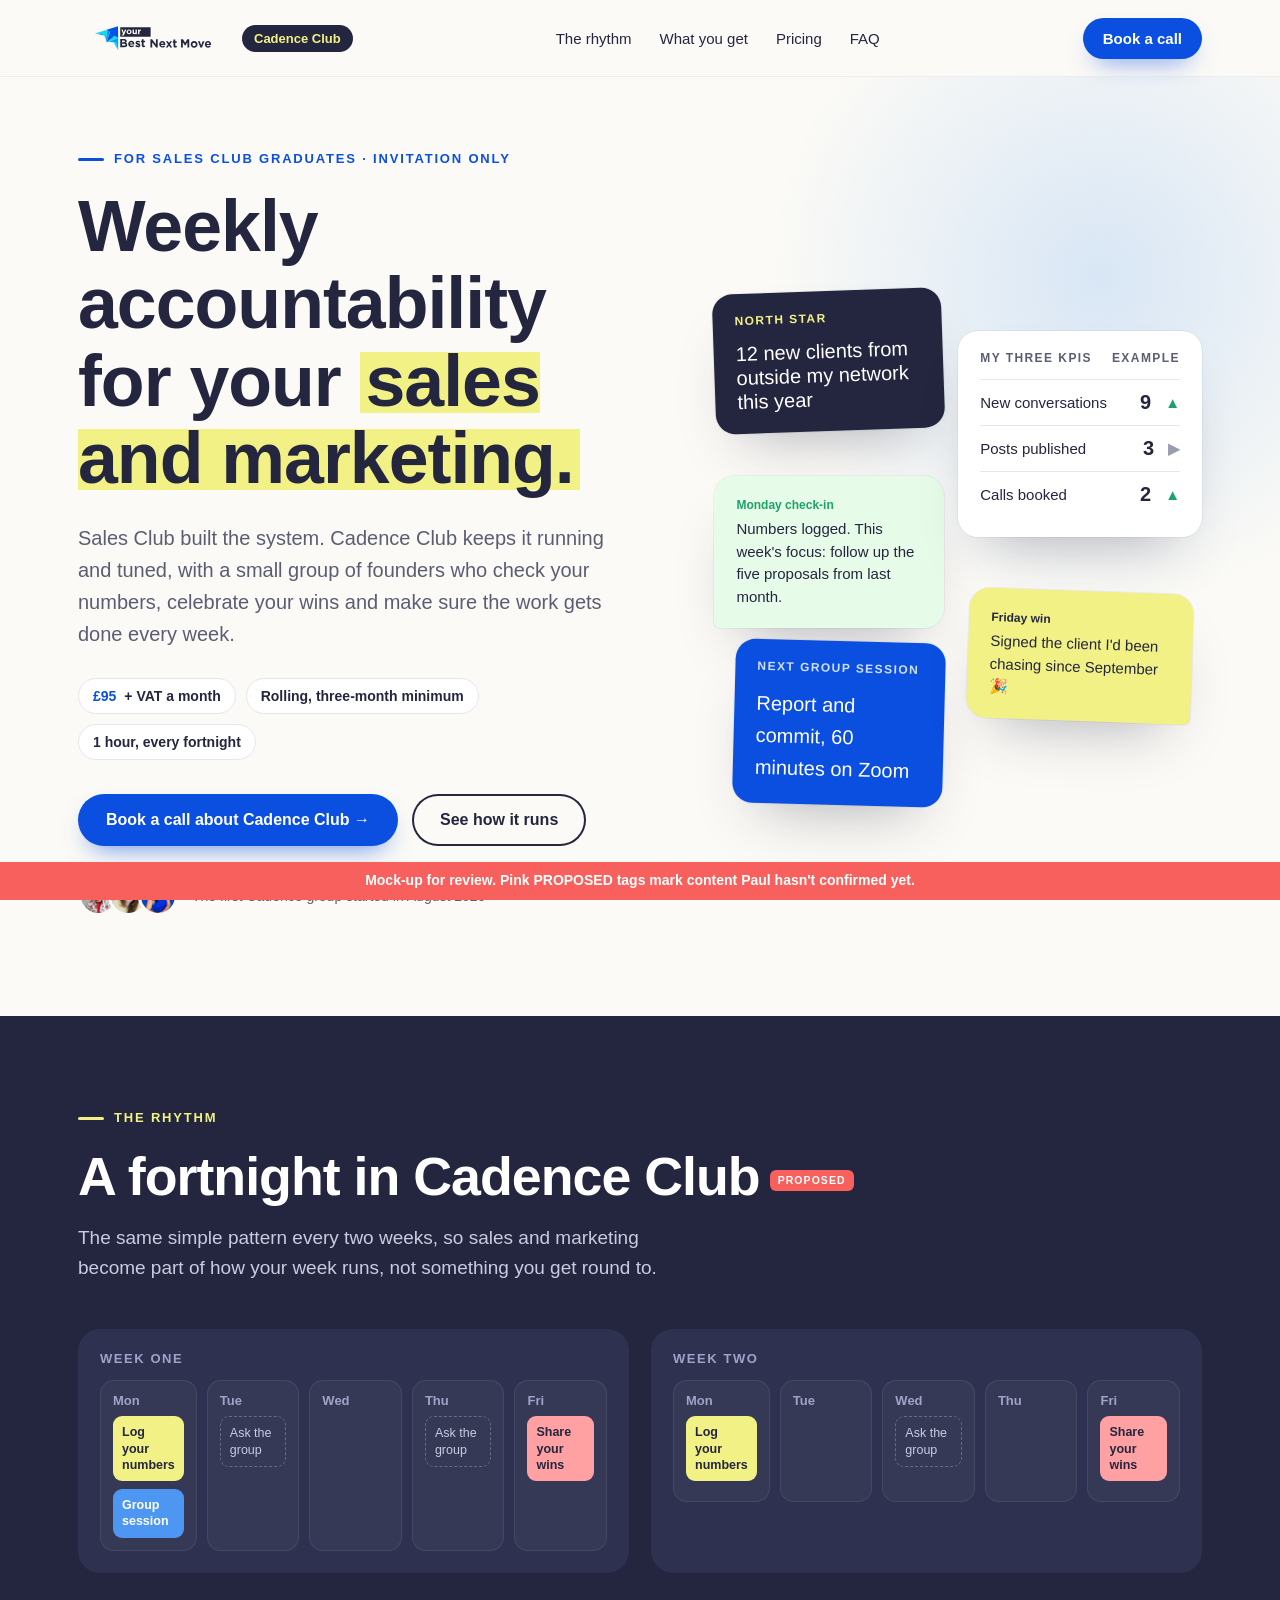
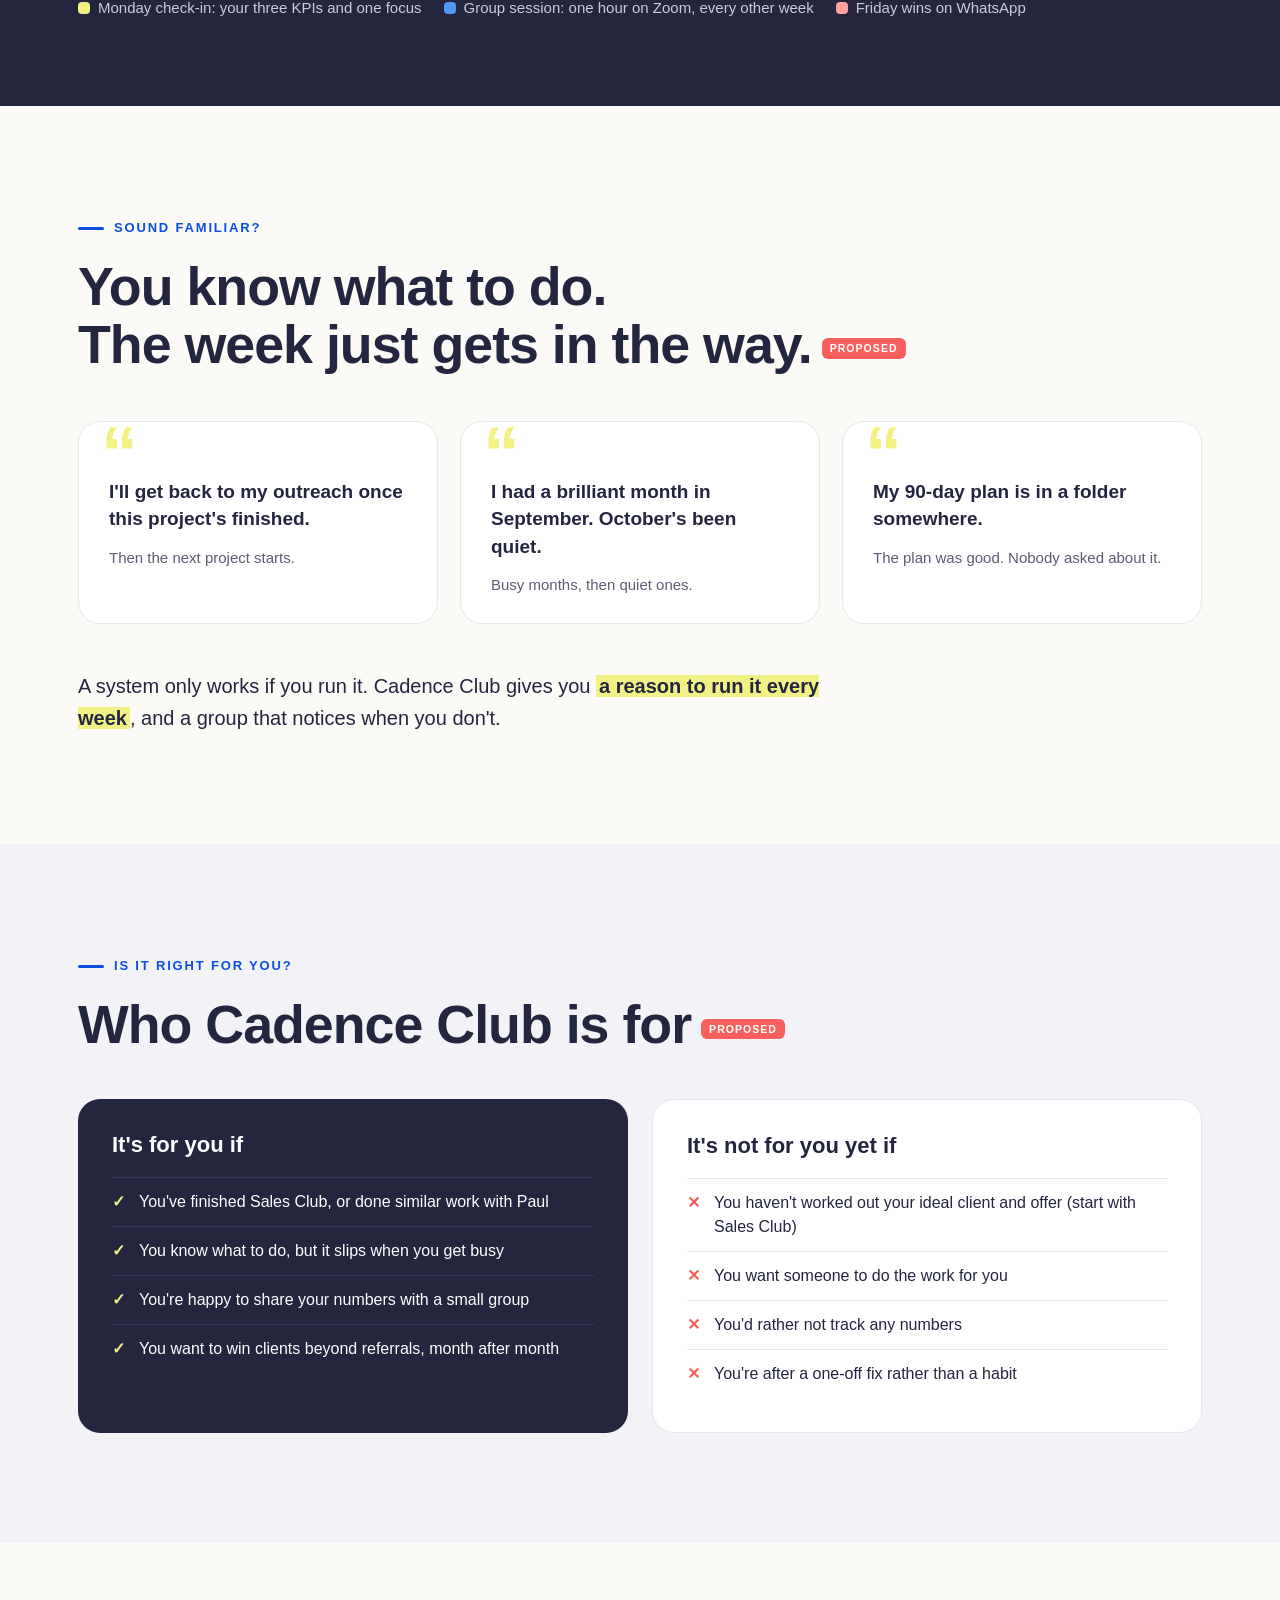
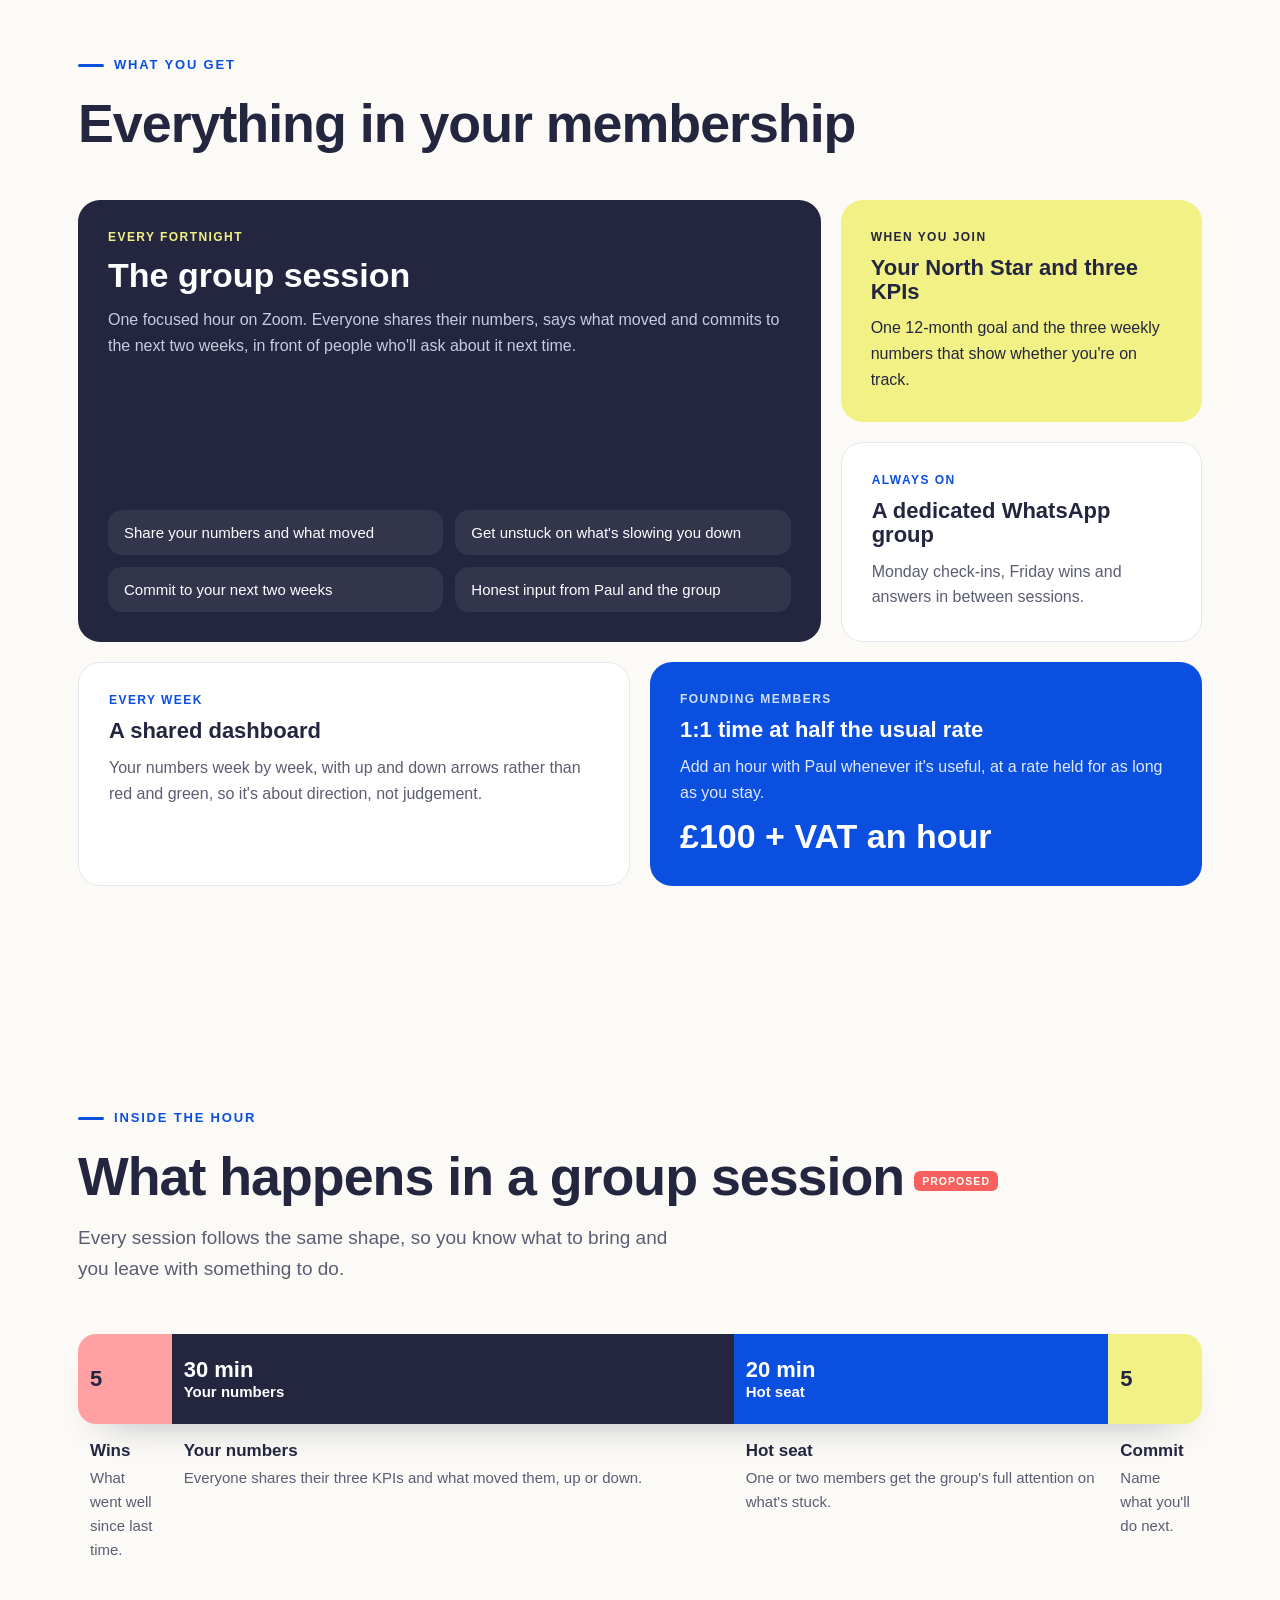
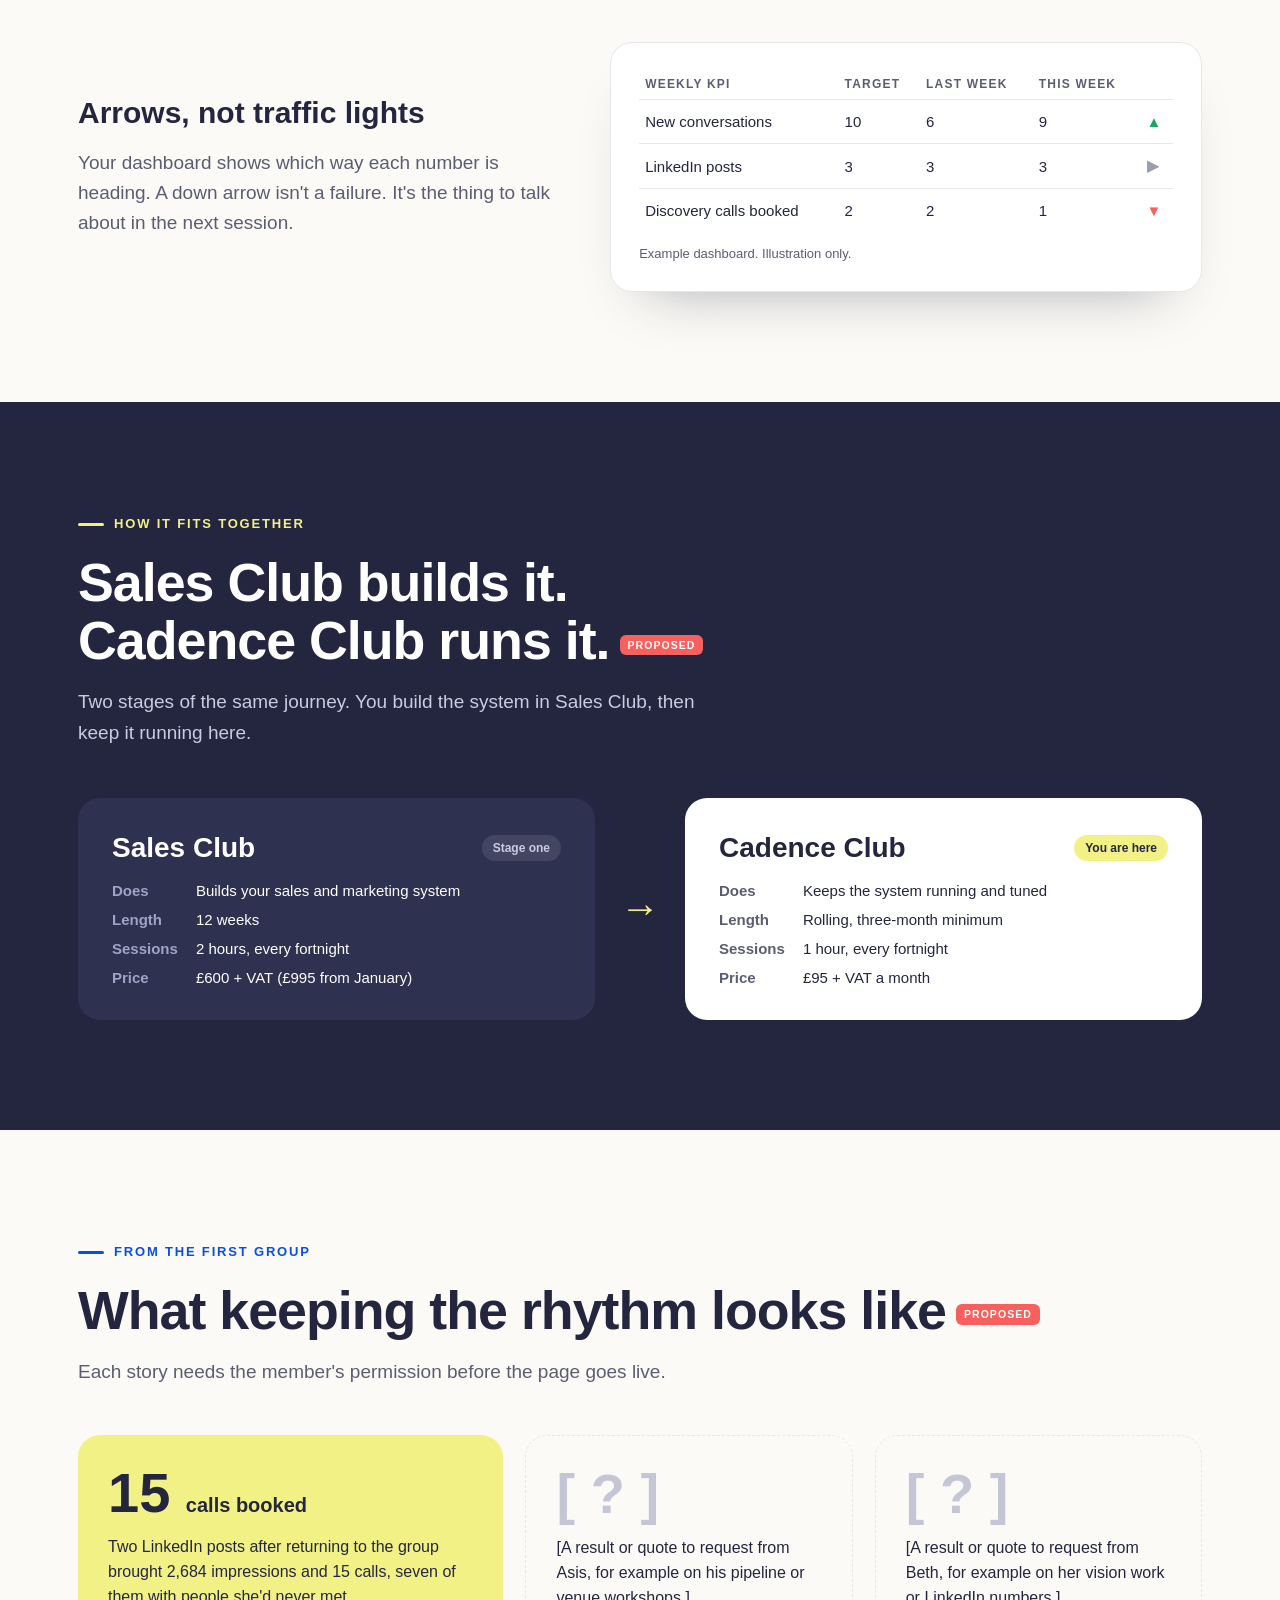
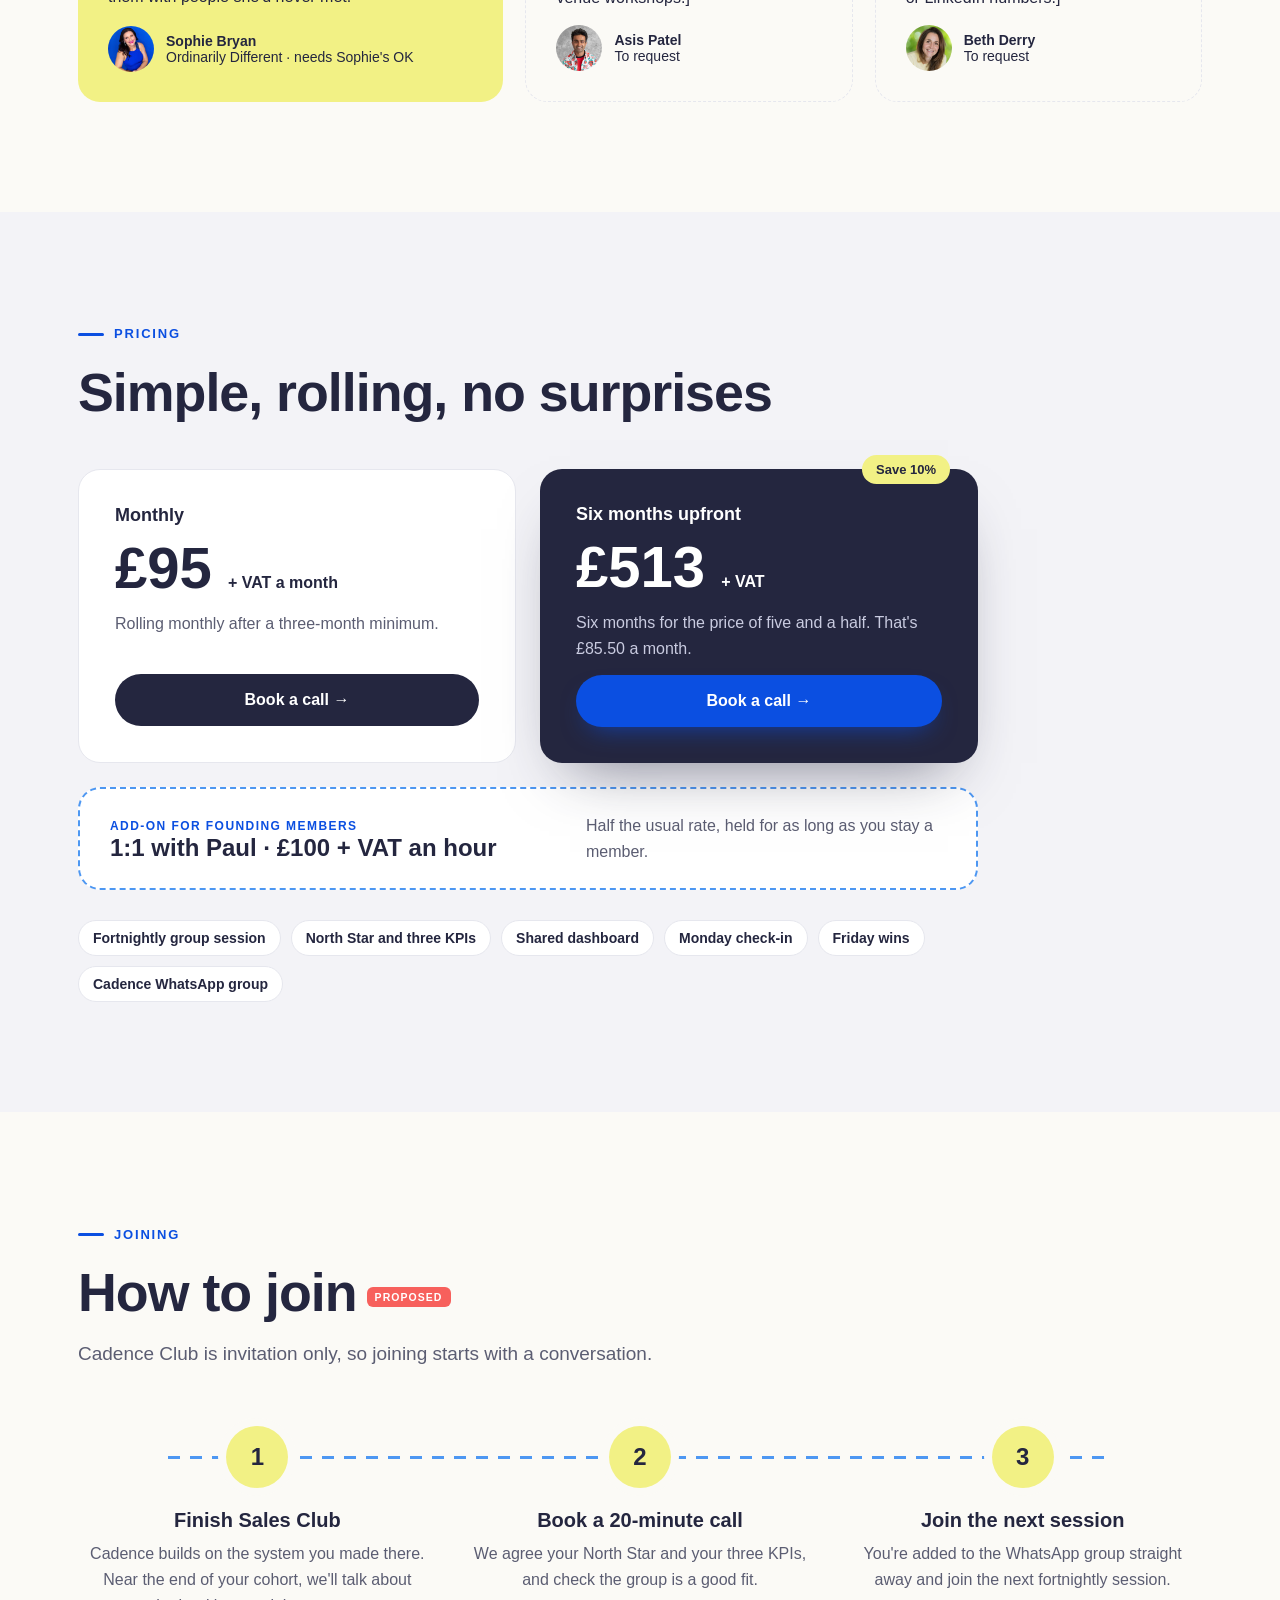
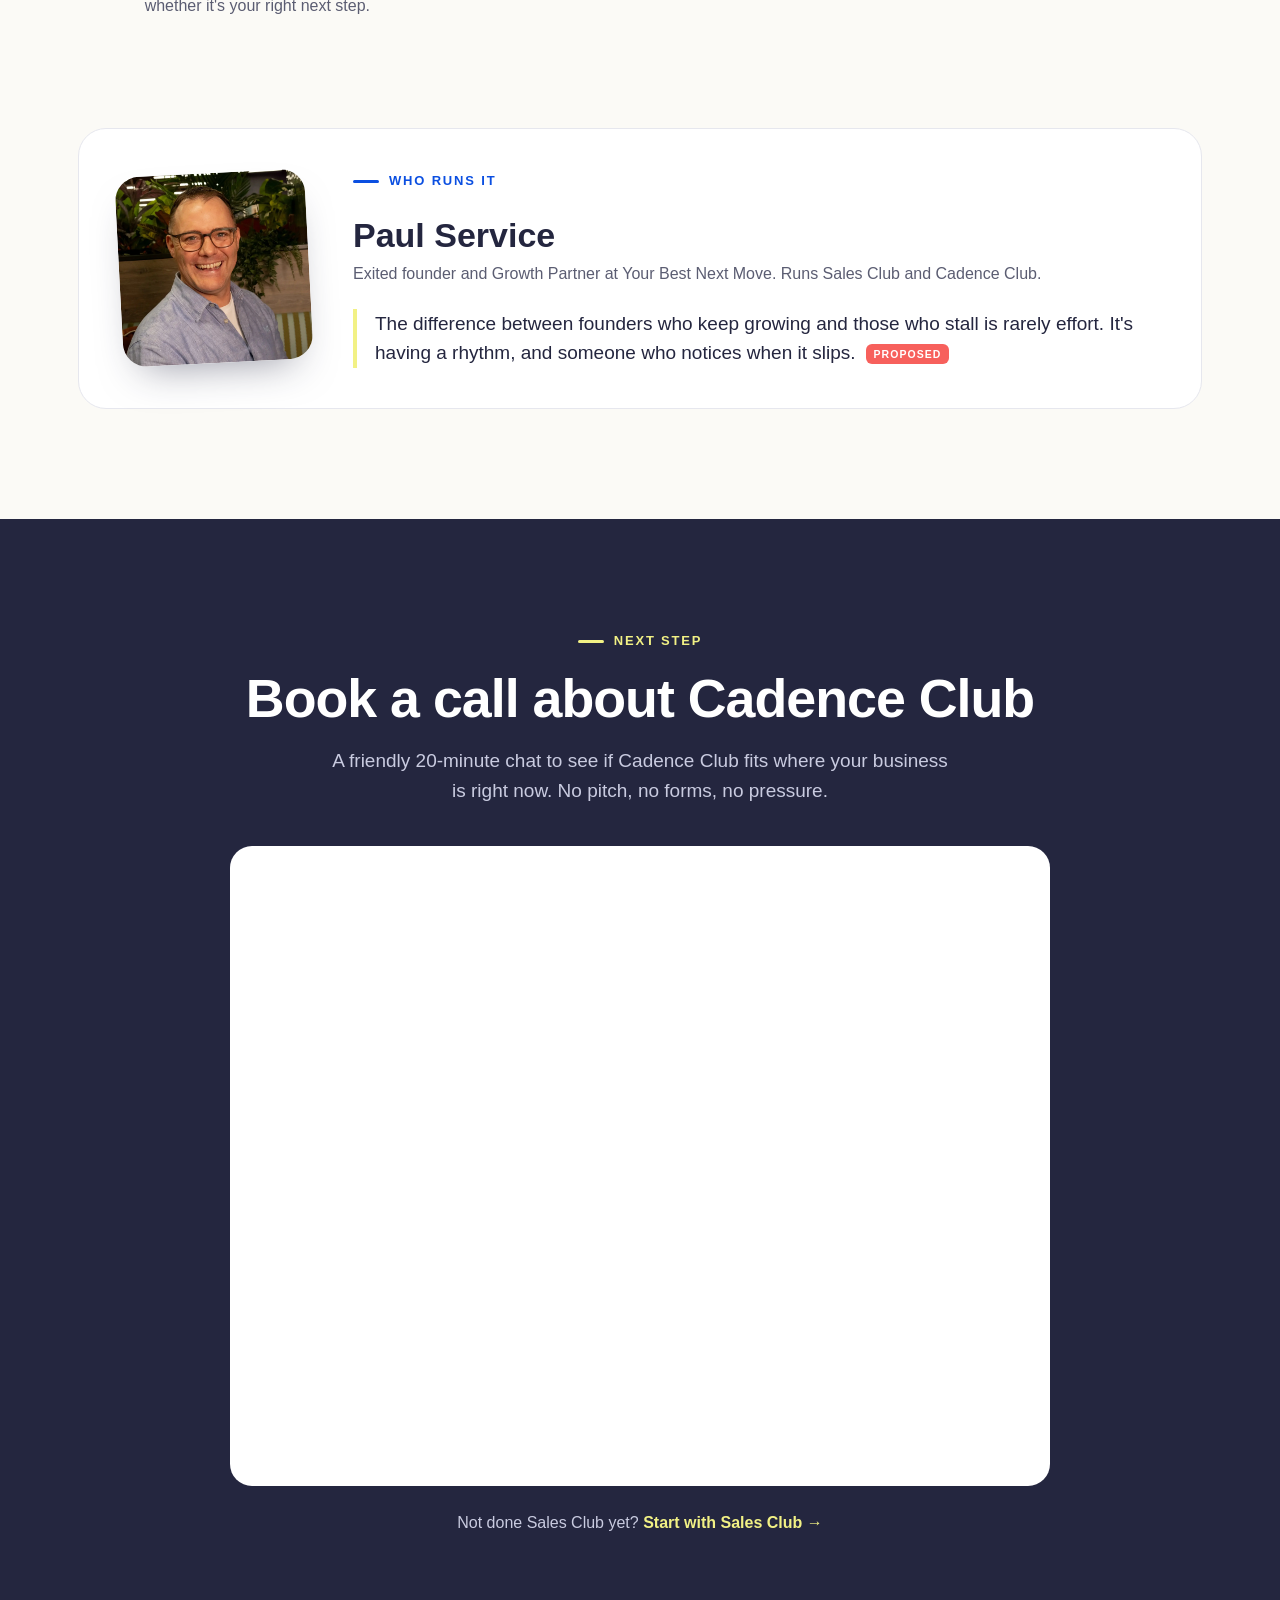
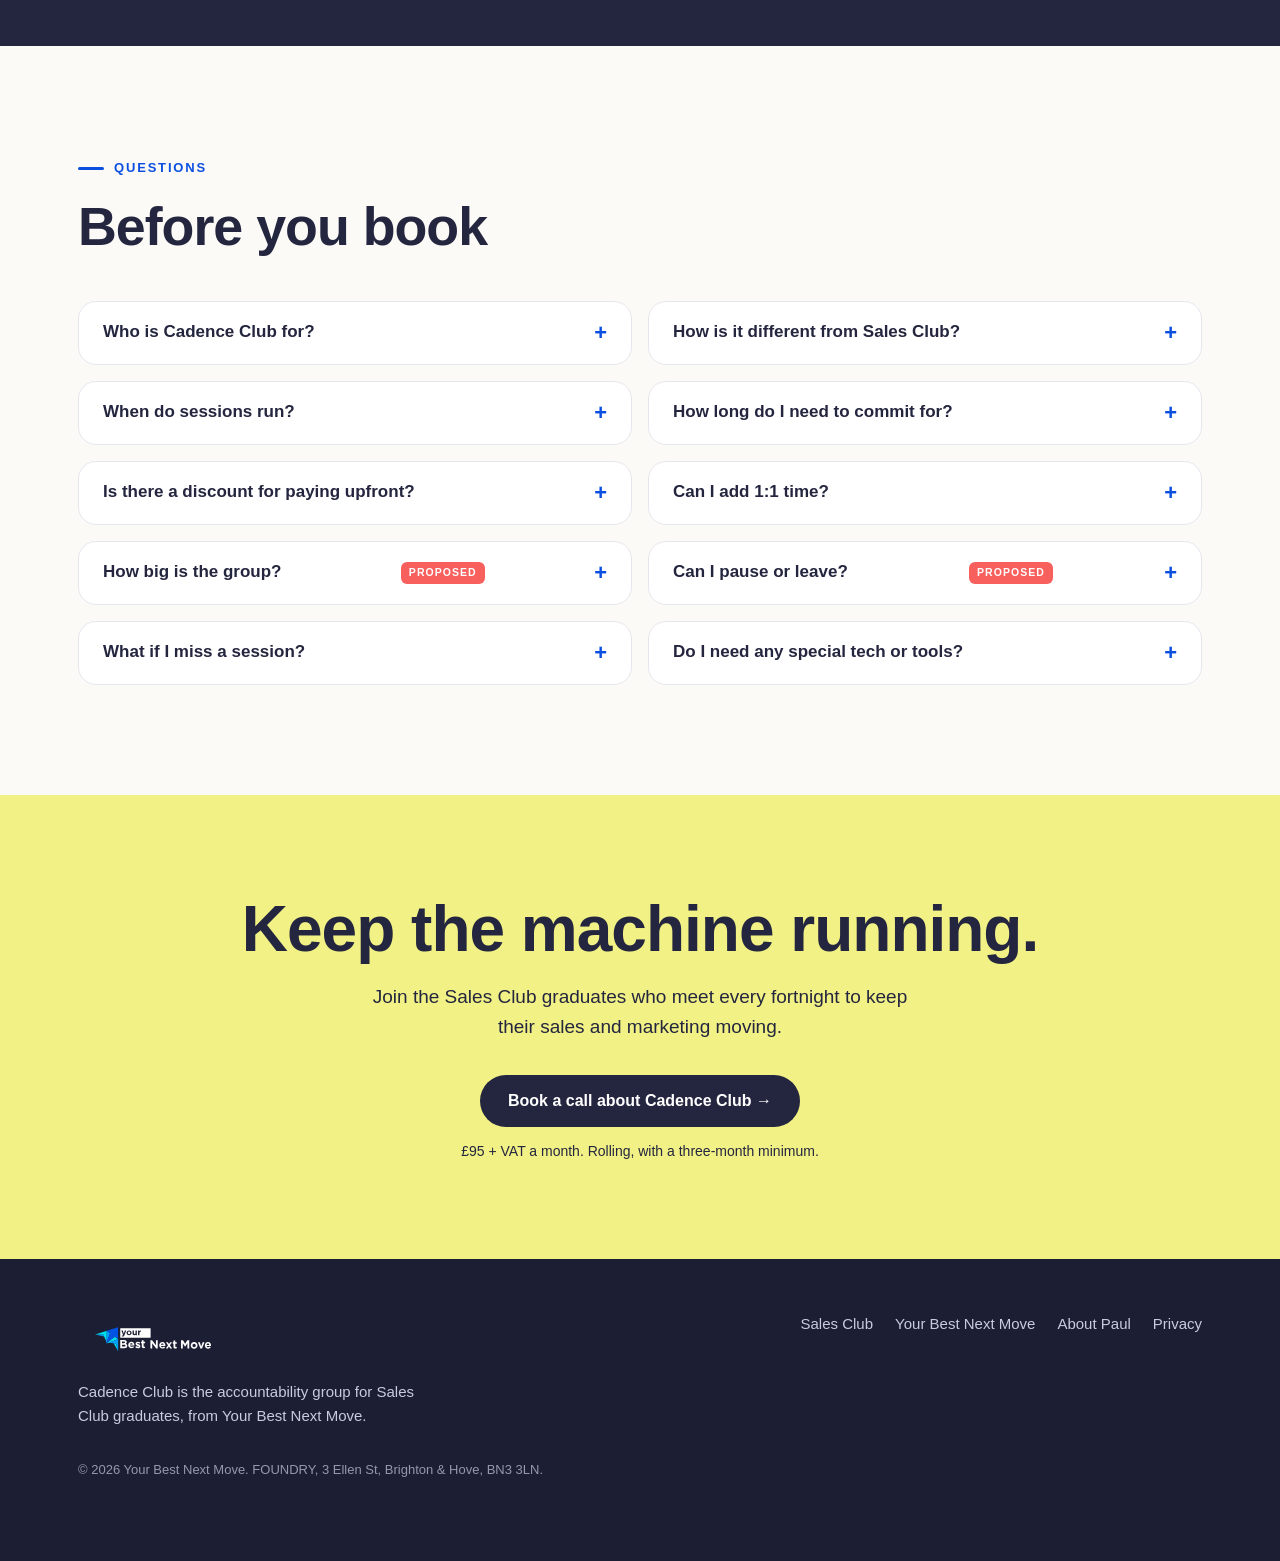
<file: cadence/index.html>
<!DOCTYPE html>
<html lang="en-GB">
<head>
<meta charset="UTF-8">
<!-- Draft: keep out of search results until it moves to its own address -->
<meta name="robots" content="noindex, nofollow">
<meta name="viewport" content="width=device-width, initial-scale=1.0">
<!-- Cadence Club draft, served at salesclub.yourbestnextmove.com/cadence/. No analytics yet. -->
<title>Cadence Club: Weekly Accountability for Your Sales and Marketing | YBNM</title>
<link rel="icon" type="image/svg+xml" href="../assets/favicon.svg">
<meta name="description" content="Cadence Club is the accountability group for Sales Club graduates. A fortnightly group session, a weekly WhatsApp rhythm and three KPIs that keep your sales and marketing moving. £95 + VAT a month.">
<link rel="preload" href="https://yourbestnextmove.com/hubfs/l" as="font" type="font/woff2" crossorigin>
<link rel="preload" href="https://yourbestnextmove.com/hubfs/l%20%281%29" as="font" type="font/woff2" crossorigin>
<link rel="stylesheet" href="cadence.css?v=2">
</head>
<body>
<div class="mockbar">Mock-up for review. Pink PROPOSED tags mark content Paul hasn't confirmed yet.</div>

<header class="nav">
  <div class="wrap">
    <a href="#top" class="brand" aria-label="Your Best Next Move"><svg class="logo-svg" xmlns="http://www.w3.org/2000/svg" viewBox="0 0 250.86 80.23" role="img" aria-hidden="true">
        <path class="logo-word" d="M85.4,27.65c-1.28,0-2.04.98-2.04,2.14v.03c0,1.16.84,2.17,2.07,2.17s2.04-.98,2.04-2.14v-.03c0-1.16-.84-2.17-2.07-2.17Z"/>
        <path class="logo-word" d="M70.65,22.03v15.99h50.79v-15.99h-50.79ZM77.63,33.93c-.6,1.6-1.25,2.2-2.58,2.2-.81,0-1.41-.21-1.98-.54l.75-1.62c.29.18.66.31.95.31.38,0,.59-.12.78-.51l-3.08-7.9h2.36l1.79,5.36,1.72-5.36h2.32l-3.02,8.06ZM89.67,29.82c0,2.26-1.82,4.1-4.27,4.1s-4.24-1.81-4.24-4.07v-.03c0-2.26,1.82-4.1,4.27-4.1s4.24,1.81,4.24,4.07v.03ZM98.44,33.74h-2.23v-1.12c-.51.66-1.17,1.26-2.31,1.26-1.69,0-2.67-1.12-2.67-2.92v-5.1h2.23v4.39c0,1.06.5,1.6,1.35,1.6s1.4-.54,1.4-1.6v-4.39h2.23v7.87ZM105.18,28.06h-.12c-1.48,0-2.39.9-2.39,2.77v2.91h-2.23v-7.87h2.23v1.59c.45-1.09,1.19-1.79,2.51-1.73v2.33Z"/>
        <path class="logo-word" d="M70.67,41.66h6.38c1.57,0,2.81.43,3.59,1.22.63.63.94,1.39.94,2.34v.04c0,1.55-.82,2.41-1.81,2.96,1.59.61,2.57,1.53,2.57,3.38v.04c0,2.51-2.04,3.77-5.14,3.77h-6.54v-13.74ZM78.58,45.72c0-.9-.71-1.41-1.98-1.41h-2.98v2.91h2.79c1.34,0,2.18-.43,2.18-1.45v-.04ZM77.11,49.73h-3.49v3.02h3.59c1.34,0,2.14-.47,2.14-1.49v-.04c0-.92-.69-1.49-2.24-1.49Z"/>
        <path class="logo-word" d="M84.02,50.2v-.04c0-3,2.14-5.48,5.2-5.48,3.51,0,5.12,2.73,5.12,5.71,0,.24-.02.51-.04.79h-7.32c.29,1.35,1.24,2.06,2.57,2.06,1,0,1.73-.31,2.55-1.08l1.71,1.51c-.98,1.22-2.4,1.96-4.3,1.96-3.16,0-5.5-2.22-5.5-5.44ZM91.44,49.32c-.18-1.34-.96-2.24-2.22-2.24s-2.04.88-2.28,2.24h4.5Z"/>
        <path class="logo-word" d="M95.74,54.01l1.28-1.96c1.14.82,2.34,1.26,3.32,1.26.86,0,1.26-.31,1.26-.79v-.04c0-.65-1.02-.86-2.18-1.22-1.47-.43-3.14-1.12-3.14-3.16v-.04c0-2.14,1.73-3.34,3.85-3.34,1.34,0,2.79.45,3.93,1.22l-1.14,2.06c-1.04-.61-2.08-.98-2.85-.98s-1.1.31-1.1.73v.04c0,.59,1,.86,2.14,1.26,1.47.49,3.18,1.2,3.18,3.12v.04c0,2.34-1.75,3.4-4.02,3.4-1.47,0-3.12-.49-4.52-1.59Z"/>
        <path class="logo-word" d="M106.72,52.42v-4.99h-1.26v-2.55h1.26v-2.69h2.98v2.69h2.47v2.55h-2.47v4.5c0,.69.29,1.02.96,1.02.55,0,1.04-.14,1.47-.37v2.39c-.63.37-1.35.61-2.36.61-1.83,0-3.06-.73-3.06-3.16Z"/>
        <path class="logo-word" d="M121.12,42.19h2.79l6.44,8.46v-8.46h2.98v13.74h-2.57l-6.66-8.74v8.74h-2.99v-13.74Z"/>
        <path class="logo-word" d="M135.81,50.73v-.04c0-3,2.14-5.48,5.2-5.48,3.51,0,5.12,2.73,5.12,5.71,0,.24-.02.51-.04.79h-7.32c.29,1.36,1.24,2.06,2.57,2.06,1,0,1.73-.31,2.55-1.08l1.71,1.51c-.98,1.22-2.4,1.96-4.3,1.96-3.16,0-5.5-2.22-5.5-5.44ZM143.23,49.85c-.18-1.34-.96-2.24-2.22-2.24s-2.04.88-2.28,2.24h4.5Z"/>
        <path class="logo-word" d="M152.18,48.49l1.98-3.08h3.12l-3.55,5.14,3.71,5.38h-3.2l-2.12-3.28-2.12,3.28h-3.12l3.69-5.34-3.55-5.18h3.2l1.96,3.08Z"/>
        <path class="logo-word" d="M159.72,52.95v-4.99h-1.26v-2.55h1.26v-2.69h2.98v2.69h2.47v2.55h-2.47v4.5c0,.69.29,1.02.96,1.02.55,0,1.04-.14,1.47-.37v2.4c-.63.37-1.35.61-2.36.61-1.83,0-3.06-.73-3.06-3.16Z"/>
        <path class="logo-word" d="M172.31,42.33h3.26l3.61,5.81,3.61-5.81h3.26v13.74h-3v-8.97l-3.87,5.87h-.08l-3.83-5.81v8.91h-2.97v-13.74Z"/>
        <path class="logo-word" d="M188.53,50.87v-.04c0-3.02,2.43-5.48,5.71-5.48s5.67,2.41,5.67,5.44v.04c0,3.02-2.43,5.48-5.71,5.48s-5.67-2.42-5.67-5.44ZM196.97,50.87v-.04c0-1.55-1.12-2.91-2.77-2.91s-2.73,1.32-2.73,2.87v.04c0,1.55,1.12,2.91,2.77,2.91s2.73-1.32,2.73-2.87Z"/>
        <path class="logo-word" d="M200.55,45.55h3.16l2.36,7.05,2.38-7.05h3.1l-4.14,10.6h-2.71l-4.14-10.6Z"/>
        <path class="logo-word" d="M212.17,50.87v-.04c0-3,2.14-5.48,5.2-5.48,3.51,0,5.12,2.73,5.12,5.71,0,.24-.02.51-.04.79h-7.32c.29,1.35,1.24,2.06,2.57,2.06,1,0,1.73-.31,2.55-1.08l1.71,1.51c-.98,1.22-2.4,1.96-4.3,1.96-3.16,0-5.5-2.22-5.5-5.44ZM219.59,49.98c-.18-1.33-.96-2.24-2.22-2.24s-2.04.88-2.28,2.24h4.5Z"/>
        <g class="logo-arrow">
          <animateTransform attributeName="transform" type="translate" additive="sum" dur="7s" repeatCount="indefinite" calcMode="spline" keyTimes="0;0.4;0.94;1" values="0 0;0 0;-8 8;0 0" keySplines="0.45 0 0.55 1;0.45 0 0.55 1;0.16 1 0.3 1"/>
          <polygon fill="#00dfec" points="59.91 47.05 67.48 60.22 63.83 47.48 59.91 47.05"/>
          <polygon fill="#00dfec" points="67.42 39.95 61.76 35.87 47.79 46.88 48.84 46.76 51.91 46.2 51.91 46.2 67.43 39.96 67.42 39.95"/>
          <polygon fill="#00a0fd" points="67.43 39.96 51.91 46.2 63.83 47.48 67.48 60.22 67.48 44.79 67.43 39.96"/>
          <polygon fill="#00a0fd" points="43.88 35.48 29 32.44 42.25 31.89 43.88 35.48"/>
          <polygon fill="#00a0fd" points="48.26 26.11 53.92 30.2 47.85 46.93 47.65 45.9 47.21 42.8 47.21 42.8 48.25 26.11 48.26 26.11"/>
          <polygon fill="#00dfec" points="48.25 26.11 47.21 42.8 42.25 31.89 29 32.44 43.65 27.58 48.25 26.11"/>
          <polygon fill="#0054e4" points="47.9 46.8 61.76 35.87 67.42 39.95 67.24 20.02 48.26 26.11 53.92 30.2 47.9 46.8"/>
        </g>
      </svg><span class="brand__tag">Cadence Club</span></a>
    <nav class="nav__links">
      <a href="#rhythm">The rhythm</a>
      <a href="#included">What you get</a>
      <a href="#pricing">Pricing</a>
      <a href="#faq">FAQ</a>
    </nav>
    <a href="#book" class="btn btn--blue btn--sm">Book a call</a>
  </div>
</header>

<main>

<!-- HERO -->
<section class="hero" id="top">
  <div class="wrap">
    <div>
      <p class="kicker fade">For Sales Club graduates · Invitation only</p>
      <h1 class="fade">Weekly accountability for your <span class="hl">sales and marketing.</span></h1>
      <p class="hero__sub fade">Sales Club built the system. Cadence Club keeps it running and tuned, with a small group of founders who check your numbers, celebrate your wins and make sure the work gets done every week.</p>
      <div class="hero__facts fade">
        <span class="chip"><b>£95</b> + VAT a month</span>
        <span class="chip">Rolling, three-month minimum</span>
        <span class="chip">1 hour, every fortnight</span>
      </div>
      <div class="hero__ctas fade">
        <a href="#book" class="btn btn--blue">Book a call about Cadence Club →</a>
        <a href="#rhythm" class="btn btn--line">See how it runs</a>
      </div>
      <div class="hero__people fade">
        <div class="faces"><img src="../assets/people/asis.jpeg" alt="Asis Patel"><img src="../assets/people/beth.png" alt="Beth Derry"><img src="../assets/people/sophie.jpeg" alt="Sophie Bryan"></div>
        <span>The first Cadence group started in August 2026</span>
      </div>
    </div>

    <div class="stack fade" aria-label="An example fortnight in Cadence Club">
      <div class="card star c2"><div class="card__label">North Star</div><p>12 new clients from outside my network this year</p></div>
      <div class="card c1">
        <div class="card__label">My three KPIs <span>Example</span></div>
        <div class="kpi"><span>New conversations</span><b>9</b><span class="up">▲</span></div>
        <div class="kpi"><span>Posts published</span><b>3</b><span class="flat">▶</span></div>
        <div class="kpi"><span>Calls booked</span><b>2</b><span class="up">▲</span></div>
      </div>
      <div class="card bubble bubble--wa c4"><small>Monday check-in</small>Numbers logged. This week's focus: follow up the five proposals from last month.</div>
      <div class="card bubble bubble--win c3"><small>Friday win</small>Signed the client I'd been chasing since September 🎉</div>
      <div class="card c5"><div class="card__label">Next group session</div><p>Report and commit, 60 minutes on Zoom</p></div>
    </div>
  </div>
</section>

<!-- RHYTHM -->
<section class="rhythm" id="rhythm">
  <div class="wrap">
    <p class="kicker fade">The rhythm</p>
    <h2 class="h2 fade">A fortnight in Cadence Club<span class="prop">Proposed</span></h2>
    <p class="lead fade">The same simple pattern every two weeks, so sales and marketing become part of how your week runs, not something you get round to.</p>
    <div class="cal">
      <div class="week fade">
        <p class="week__t">Week one</p>
        <div class="days">
          <div class="day"><span class="day__n">Mon</span><span class="ev ev--mon">Log your numbers</span><span class="ev ev--grp">Group session</span></div>
          <div class="day"><span class="day__n">Tue</span><span class="ev ev--any">Ask the group</span></div>
          <div class="day"><span class="day__n">Wed</span></div>
          <div class="day"><span class="day__n">Thu</span><span class="ev ev--any">Ask the group</span></div>
          <div class="day"><span class="day__n">Fri</span><span class="ev ev--fri">Share your wins</span></div>
        </div>
      </div>
      <div class="week fade">
        <p class="week__t">Week two</p>
        <div class="days">
          <div class="day"><span class="day__n">Mon</span><span class="ev ev--mon">Log your numbers</span></div>
          <div class="day"><span class="day__n">Tue</span></div>
          <div class="day"><span class="day__n">Wed</span><span class="ev ev--any">Ask the group</span></div>
          <div class="day"><span class="day__n">Thu</span></div>
          <div class="day"><span class="day__n">Fri</span><span class="ev ev--fri">Share your wins</span></div>
        </div>
      </div>
    </div>
    <div class="legend fade">
      <span style="--c:var(--yellow)">Monday check-in: your three KPIs and one focus</span>
      <span style="--c:var(--sky)">Group session: one hour on Zoom, every other week</span>
      <span style="--c:var(--pink)">Friday wins on WhatsApp</span>
    </div>
  </div>
</section>

<!-- SOUND FAMILIAR -->
<section class="sec">
  <div class="wrap">
    <p class="kicker fade">Sound familiar?</p>
    <h2 class="h2 fade">You know what to do.<br>The week just gets in the way.<span class="prop">Proposed</span></h2>
    <div class="thoughts">
      <div class="thought fade"><p>I'll get back to my outreach once this project's finished.</p><span>Then the next project starts.</span></div>
      <div class="thought fade"><p>I had a brilliant month in September. October's been quiet.</p><span>Busy months, then quiet ones.</span></div>
      <div class="thought fade"><p>My 90-day plan is in a folder somewhere.</p><span>The plan was good. Nobody asked about it.</span></div>
    </div>
    <p class="turn fade">A system only works if you run it. Cadence Club gives you <b>a reason to run it every week</b>, and a group that notices when you don't.</p>
  </div>
</section>

<!-- FIT -->
<section class="sec fit">
  <div class="wrap">
    <p class="kicker fade">Is it right for you?</p>
    <h2 class="h2 fade">Who Cadence Club is for<span class="prop">Proposed</span></h2>
    <div class="fit__grid">
      <div class="fitcard fitcard--yes fade"><h3>It's for you if</h3><ul>
        <li><i>✓</i>You've finished Sales Club, or done similar work with Paul</li>
        <li><i>✓</i>You know what to do, but it slips when you get busy</li>
        <li><i>✓</i>You're happy to share your numbers with a small group</li>
        <li><i>✓</i>You want to win clients beyond referrals, month after month</li>
      </ul></div>
      <div class="fitcard fitcard--no fade"><h3>It's not for you yet if</h3><ul>
        <li><i>✕</i>You haven't worked out your ideal client and offer (start with Sales Club)</li>
        <li><i>✕</i>You want someone to do the work for you</li>
        <li><i>✕</i>You'd rather not track any numbers</li>
        <li><i>✕</i>You're after a one-off fix rather than a habit</li>
      </ul></div>
    </div>
  </div>
</section>

<!-- WHAT YOU GET -->
<section class="sec" id="included">
  <div class="wrap">
    <p class="kicker fade">What you get</p>
    <h2 class="h2 fade">Everything in your membership</h2>
    <div class="bento">
      <div class="tile t-big fade">
        <span class="tile__tag">Every fortnight</span>
        <h3 style="font:900 34px var(--display)">The group session</h3>
        <p>One focused hour on Zoom. Everyone shares their numbers, says what moved and commits to the next two weeks, in front of people who'll ask about it next time.</p>
        <ul>
          <li>Share your numbers and what moved</li>
          <li>Get unstuck on what's slowing you down</li>
          <li>Commit to your next two weeks</li>
          <li>Honest input from Paul and the group</li>
        </ul>
      </div>
      <div class="tile t-2 t-yellow fade"><span class="tile__tag">When you join</span><h3>Your North Star and three KPIs</h3><p>One 12-month goal and the three weekly numbers that show whether you're on track.</p></div>
      <div class="tile t-2 fade"><span class="tile__tag">Always on</span><h3>A dedicated WhatsApp group</h3><p>Monday check-ins, Friday wins and answers in between sessions.</p></div>
      <div class="tile t-3 fade"><span class="tile__tag">Every week</span><h3>A shared dashboard</h3><p>Your numbers week by week, with up and down arrows rather than red and green, so it's about direction, not judgement.</p></div>
      <div class="tile t-3 t-blue fade"><span class="tile__tag">Founding members</span><h3>1:1 time at half the usual rate</h3><p>Add an hour with Paul whenever it's useful, at a rate held for as long as you stay.</p><span class="price-tag">£100 + VAT an hour</span></div>
    </div>
  </div>
</section>

<!-- INSIDE THE HOUR -->
<section class="sec hour">
  <div class="wrap">
    <p class="kicker fade">Inside the hour</p>
    <h2 class="h2 fade">What happens in a group session<span class="prop">Proposed</span></h2>
    <p class="lead fade">Every session follows the same shape, so you know what to bring and you leave with something to do.</p>
    <div class="bar fade" role="img" aria-label="A 60-minute session: 5 minutes wins, 30 minutes numbers, 20 minutes hot seat, 5 minutes commitments">
      <div class="seg seg--1"><b>5</b></div><div class="seg seg--2"><b>30 min</b>Your numbers</div><div class="seg seg--3"><b>20 min</b>Hot seat</div><div class="seg seg--4"><b>5</b></div>
    </div>
    <div class="segs fade">
      <div><h3>Wins</h3><p>What went well since last time.</p></div>
      <div><h3>Your numbers</h3><p>Everyone shares their three KPIs and what moved them, up or down.</p></div>
      <div><h3>Hot seat</h3><p>One or two members get the group's full attention on what's stuck.</p></div>
      <div><h3>Commit</h3><p>Name what you'll do next.</p></div>
    </div>
    <div class="hour__dash">
      <div class="fade">
        <h3 style="font:900 30px var(--display)">Arrows, not traffic lights</h3>
        <p class="lead">Your dashboard shows which way each number is heading. A down arrow isn't a failure. It's the thing to talk about in the next session.</p>
      </div>
      <div class="dash fade">
        <table>
          <thead><tr><th>Weekly KPI</th><th>Target</th><th>Last week</th><th>This week</th><th></th></tr></thead>
          <tbody>
            <tr><td>New conversations</td><td>10</td><td>6</td><td>9</td><td class="up">▲</td></tr>
            <tr><td>LinkedIn posts</td><td>3</td><td>3</td><td>3</td><td class="flat">▶</td></tr>
            <tr><td>Discovery calls booked</td><td>2</td><td>2</td><td>1</td><td class="down">▼</td></tr>
          </tbody>
        </table>
        <p style="font-size:13px;color:var(--muted);margin-top:12px">Example dashboard. Illustration only.</p>
      </div>
    </div>
  </div>
</section>

<!-- JOURNEY -->
<section class="sec journey">
  <div class="wrap">
    <p class="kicker fade">How it fits together</p>
    <h2 class="h2 fade">Sales Club builds it.<br>Cadence Club runs it.<span class="prop">Proposed</span></h2>
    <p class="lead fade">Two stages of the same journey. You build the system in Sales Club, then keep it running here.</p>
    <div class="path">
      <div class="stage fade">
        <div class="stage__t"><h3>Sales Club</h3><span class="pill">Stage one</span></div>
        <dl><dt>Does</dt><dd>Builds your sales and marketing system</dd><dt>Length</dt><dd>12 weeks</dd><dt>Sessions</dt><dd>2 hours, every fortnight</dd><dt>Price</dt><dd>£600 + VAT (£995 from January)</dd></dl>
      </div>
      <div class="arrow" aria-hidden="true">→</div>
      <div class="stage stage--now fade">
        <div class="stage__t"><h3>Cadence Club</h3><span class="pill">You are here</span></div>
        <dl><dt>Does</dt><dd>Keeps the system running and tuned</dd><dt>Length</dt><dd>Rolling, three-month minimum</dd><dt>Sessions</dt><dd>1 hour, every fortnight</dd><dt>Price</dt><dd>£95 + VAT a month</dd></dl>
      </div>
    </div>
  </div>
</section>

<!-- STORIES -->
<section class="sec">
  <div class="wrap">
    <p class="kicker fade">From the first group</p>
    <h2 class="h2 fade">What keeping the rhythm looks like<span class="prop">Proposed</span></h2>
    <p class="lead fade">Each story needs the member's permission before the page goes live.</p>
    <div class="stories">
      <div class="story story--lead fade"><div class="story__n">15 <small>calls booked</small></div><p>Two LinkedIn posts after returning to the group brought 2,684 impressions and 15 calls, seven of them with people she'd never met.</p><div class="story__who"><img src="../assets/people/sophie.jpeg" alt=""><div><strong>Sophie Bryan</strong><br>Ordinarily Different · needs Sophie's OK</div></div></div>
      <div class="story story--ph fade"><div class="story__n">[ ? ]</div><p>[A result or quote to request from Asis, for example on his pipeline or venue workshops.]</p><div class="story__who"><img src="../assets/people/asis.jpeg" alt=""><div><strong>Asis Patel</strong><br>To request</div></div></div>
      <div class="story story--ph fade"><div class="story__n">[ ? ]</div><p>[A result or quote to request from Beth, for example on her vision work or LinkedIn numbers.]</p><div class="story__who"><img src="../assets/people/beth.png" alt=""><div><strong>Beth Derry</strong><br>To request</div></div></div>
    </div>
  </div>
</section>

<!-- PRICING -->
<section class="sec pricing" id="pricing">
  <div class="wrap">
    <p class="kicker fade">Pricing</p>
    <h2 class="h2 fade">Simple, rolling, no surprises</h2>
    <div class="plans">
      <div class="plan fade">
        <h3>Monthly</h3>
        <div class="plan__price">£95 <small>+ VAT a month</small></div>
        <p>Rolling monthly after a three-month minimum.</p>
        <a href="#book" class="btn btn--navy">Book a call →</a>
      </div>
      <div class="plan plan--best fade">
        <span class="plan__badge">Save 10%</span>
        <h3>Six months upfront</h3>
        <div class="plan__price">£513 <small>+ VAT</small></div>
        <p>Six months for the price of five and a half. That's £85.50 a month.</p>
        <a href="#book" class="btn btn--blue">Book a call →</a>
      </div>
    </div>
    <div class="addon fade"><div><span class="tile__tag" style="color:var(--blue);font:700 12px var(--body);letter-spacing:.12em;text-transform:uppercase">Add-on for founding members</span><br><b>1:1 with Paul · £100 + VAT an hour</b></div><p style="color:var(--muted);max-width:360px">Half the usual rate, held for as long as you stay a member.</p></div>
    <div class="inc fade">
      <span class="chip">Fortnightly group session</span><span class="chip">North Star and three KPIs</span><span class="chip">Shared dashboard</span><span class="chip">Monday check-in</span><span class="chip">Friday wins</span><span class="chip">Cadence WhatsApp group</span>
    </div>
  </div>
</section>

<!-- HOW TO JOIN -->
<section class="sec">
  <div class="wrap">
    <p class="kicker fade">Joining</p>
    <h2 class="h2 fade">How to join<span class="prop">Proposed</span></h2>
    <p class="lead fade">Cadence Club is invitation only, so joining starts with a conversation.</p>
    <div class="steps">
      <div class="step fade"><div class="step__n">1</div><h3>Finish Sales Club</h3><p>Cadence builds on the system you made there. Near the end of your cohort, we'll talk about whether it's your right next step.</p></div>
      <div class="step fade"><div class="step__n">2</div><h3>Book a 20-minute call</h3><p>We agree your North Star and your three KPIs, and check the group is a good fit.</p></div>
      <div class="step fade"><div class="step__n">3</div><h3>Join the next session</h3><p>You're added to the WhatsApp group straight away and join the next fortnightly session.</p></div>
    </div>
  </div>
</section>

<!-- PAUL -->
<section class="sec" style="padding-top:0">
  <div class="wrap">
    <div class="paul fade">
      <img src="../assets/headshot.webp" alt="Paul Service">
      <div>
        <p class="kicker">Who runs it</p>
        <h3>Paul Service</h3>
        <p class="paul__cred">Exited founder and Growth Partner at Your Best Next Move. Runs Sales Club and Cadence Club.</p>
        <blockquote>The difference between founders who keep growing and those who stall is rarely effort. It's having a rhythm, and someone who notices when it slips.<span class="prop">Proposed</span></blockquote>
      </div>
    </div>
  </div>
</section>

<!-- BOOK -->
<section class="sec book" id="book">
  <div class="wrap">
    <p class="kicker fade">Next step</p>
    <h2 class="h2 fade">Book a call about Cadence Club</h2>
    <p class="lead fade">A friendly 20-minute chat to see if Cadence Club fits where your business is right now. No pitch, no forms, no pressure.</p>
    <div class="book__embed fade"><div class="meetings-iframe-container" data-src="https://meetings-eu1.hubspot.com/paul-service?embed=true&amp;utm_source=cadenceclub&amp;utm_medium=website&amp;utm_campaign=cadence-club"></div></div>
    <p class="book__alt fade">Not done Sales Club yet? <a href="https://salesclub.yourbestnextmove.com/">Start with Sales Club →</a></p>
  </div>
</section>

<!-- FAQ -->
<section class="sec" id="faq">
  <div class="wrap">
    <p class="kicker fade">Questions</p>
    <h2 class="h2 fade">Before you book</h2>
    <div class="faqs">
      <details class="fade"><summary>Who is Cadence Club for?</summary><p>Founders who have already done the work with me, usually through Sales Club. It's invitation only, because it builds on the system you made there.</p></details>
      <details class="fade"><summary>How is it different from Sales Club?</summary><p>Sales Club is the 12-week programme where you build your sales and marketing system. Cadence Club is the ongoing group that keeps it running, with your numbers, your commitments and a weekly rhythm.</p></details>
      <details class="fade"><summary>When do sessions run?</summary><p>The group meets for one hour on Zoom every other week. Between sessions, the Monday check-in and Friday wins happen in the Cadence WhatsApp group.</p></details>
      <details class="fade"><summary>How long do I need to commit for?</summary><p>It's a rolling monthly membership with a three-month minimum. Three months is long enough for the rhythm to stick and for your numbers to show it.</p></details>
      <details class="fade"><summary>Is there a discount for paying upfront?</summary><p>Yes. Pay for six months upfront and you get 10% off.</p></details>
      <details class="fade"><summary>Can I add 1:1 time?</summary><p>Yes. Founding members can add 1:1 time with me at £100 + VAT an hour, half my usual rate, held for as long as you stay.</p></details>
      <details class="fade"><summary>How big is the group?<span class="prop">Proposed</span></summary><p>Small enough that everyone gets airtime every session. [Paul to confirm a maximum, for example 8 members.]</p></details>
      <details class="fade"><summary>Can I pause or leave?<span class="prop">Proposed</span></summary><p>After the three-month minimum it's rolling monthly, so you can stop at the end of any month. [Paul to confirm the notice period and whether pausing is allowed.]</p></details>
      <details class="fade"><summary>What if I miss a session?</summary><p>Life happens. The WhatsApp group keeps you connected, and you can still log your numbers every Monday wherever you are.</p></details>
      <details class="fade"><summary>Do I need any special tech or tools?</summary><p>Just Zoom and WhatsApp. That's it.</p></details>
    </div>
  </div>
</section>

<!-- FINAL -->
<section class="final">
  <div class="wrap">
    <h2 class="fade">Keep the machine running.</h2>
    <p class="fade">Join the Sales Club graduates who meet every fortnight to keep their sales and marketing moving.</p>
    <a href="#book" class="btn btn--navy fade">Book a call about Cadence Club →</a>
    <small class="fade">£95 + VAT a month. Rolling, with a three-month minimum.</small>
  </div>
</section>

</main>

<footer class="foot">
  <div class="wrap">
    <div><svg class="logo-svg" xmlns="http://www.w3.org/2000/svg" viewBox="0 0 250.86 80.23" role="img" aria-hidden="true">
        <path class="logo-word" d="M85.4,27.65c-1.28,0-2.04.98-2.04,2.14v.03c0,1.16.84,2.17,2.07,2.17s2.04-.98,2.04-2.14v-.03c0-1.16-.84-2.17-2.07-2.17Z"/>
        <path class="logo-word" d="M70.65,22.03v15.99h50.79v-15.99h-50.79ZM77.63,33.93c-.6,1.6-1.25,2.2-2.58,2.2-.81,0-1.41-.21-1.98-.54l.75-1.62c.29.18.66.31.95.31.38,0,.59-.12.78-.51l-3.08-7.9h2.36l1.79,5.36,1.72-5.36h2.32l-3.02,8.06ZM89.67,29.82c0,2.26-1.82,4.1-4.27,4.1s-4.24-1.81-4.24-4.07v-.03c0-2.26,1.82-4.1,4.27-4.1s4.24,1.81,4.24,4.07v.03ZM98.44,33.74h-2.23v-1.12c-.51.66-1.17,1.26-2.31,1.26-1.69,0-2.67-1.12-2.67-2.92v-5.1h2.23v4.39c0,1.06.5,1.6,1.35,1.6s1.4-.54,1.4-1.6v-4.39h2.23v7.87ZM105.18,28.06h-.12c-1.48,0-2.39.9-2.39,2.77v2.91h-2.23v-7.87h2.23v1.59c.45-1.09,1.19-1.79,2.51-1.73v2.33Z"/>
        <path class="logo-word" d="M70.67,41.66h6.38c1.57,0,2.81.43,3.59,1.22.63.63.94,1.39.94,2.34v.04c0,1.55-.82,2.41-1.81,2.96,1.59.61,2.57,1.53,2.57,3.38v.04c0,2.51-2.04,3.77-5.14,3.77h-6.54v-13.74ZM78.58,45.72c0-.9-.71-1.41-1.98-1.41h-2.98v2.91h2.79c1.34,0,2.18-.43,2.18-1.45v-.04ZM77.11,49.73h-3.49v3.02h3.59c1.34,0,2.14-.47,2.14-1.49v-.04c0-.92-.69-1.49-2.24-1.49Z"/>
        <path class="logo-word" d="M84.02,50.2v-.04c0-3,2.14-5.48,5.2-5.48,3.51,0,5.12,2.73,5.12,5.71,0,.24-.02.51-.04.79h-7.32c.29,1.35,1.24,2.06,2.57,2.06,1,0,1.73-.31,2.55-1.08l1.71,1.51c-.98,1.22-2.4,1.96-4.3,1.96-3.16,0-5.5-2.22-5.5-5.44ZM91.44,49.32c-.18-1.34-.96-2.24-2.22-2.24s-2.04.88-2.28,2.24h4.5Z"/>
        <path class="logo-word" d="M95.74,54.01l1.28-1.96c1.14.82,2.34,1.26,3.32,1.26.86,0,1.26-.31,1.26-.79v-.04c0-.65-1.02-.86-2.18-1.22-1.47-.43-3.14-1.12-3.14-3.16v-.04c0-2.14,1.73-3.34,3.85-3.34,1.34,0,2.79.45,3.93,1.22l-1.14,2.06c-1.04-.61-2.08-.98-2.85-.98s-1.1.31-1.1.73v.04c0,.59,1,.86,2.14,1.26,1.47.49,3.18,1.2,3.18,3.12v.04c0,2.34-1.75,3.4-4.02,3.4-1.47,0-3.12-.49-4.52-1.59Z"/>
        <path class="logo-word" d="M106.72,52.42v-4.99h-1.26v-2.55h1.26v-2.69h2.98v2.69h2.47v2.55h-2.47v4.5c0,.69.29,1.02.96,1.02.55,0,1.04-.14,1.47-.37v2.39c-.63.37-1.35.61-2.36.61-1.83,0-3.06-.73-3.06-3.16Z"/>
        <path class="logo-word" d="M121.12,42.19h2.79l6.44,8.46v-8.46h2.98v13.74h-2.57l-6.66-8.74v8.74h-2.99v-13.74Z"/>
        <path class="logo-word" d="M135.81,50.73v-.04c0-3,2.14-5.48,5.2-5.48,3.51,0,5.12,2.73,5.12,5.71,0,.24-.02.51-.04.79h-7.32c.29,1.36,1.24,2.06,2.57,2.06,1,0,1.73-.31,2.55-1.08l1.71,1.51c-.98,1.22-2.4,1.96-4.3,1.96-3.16,0-5.5-2.22-5.5-5.44ZM143.23,49.85c-.18-1.34-.96-2.24-2.22-2.24s-2.04.88-2.28,2.24h4.5Z"/>
        <path class="logo-word" d="M152.18,48.49l1.98-3.08h3.12l-3.55,5.14,3.71,5.38h-3.2l-2.12-3.28-2.12,3.28h-3.12l3.69-5.34-3.55-5.18h3.2l1.96,3.08Z"/>
        <path class="logo-word" d="M159.72,52.95v-4.99h-1.26v-2.55h1.26v-2.69h2.98v2.69h2.47v2.55h-2.47v4.5c0,.69.29,1.02.96,1.02.55,0,1.04-.14,1.47-.37v2.4c-.63.37-1.35.61-2.36.61-1.83,0-3.06-.73-3.06-3.16Z"/>
        <path class="logo-word" d="M172.31,42.33h3.26l3.61,5.81,3.61-5.81h3.26v13.74h-3v-8.97l-3.87,5.87h-.08l-3.83-5.81v8.91h-2.97v-13.74Z"/>
        <path class="logo-word" d="M188.53,50.87v-.04c0-3.02,2.43-5.48,5.71-5.48s5.67,2.41,5.67,5.44v.04c0,3.02-2.43,5.48-5.71,5.48s-5.67-2.42-5.67-5.44ZM196.97,50.87v-.04c0-1.55-1.12-2.91-2.77-2.91s-2.73,1.32-2.73,2.87v.04c0,1.55,1.12,2.91,2.77,2.91s2.73-1.32,2.73-2.87Z"/>
        <path class="logo-word" d="M200.55,45.55h3.16l2.36,7.05,2.38-7.05h3.1l-4.14,10.6h-2.71l-4.14-10.6Z"/>
        <path class="logo-word" d="M212.17,50.87v-.04c0-3,2.14-5.48,5.2-5.48,3.51,0,5.12,2.73,5.12,5.71,0,.24-.02.51-.04.79h-7.32c.29,1.35,1.24,2.06,2.57,2.06,1,0,1.73-.31,2.55-1.08l1.71,1.51c-.98,1.22-2.4,1.96-4.3,1.96-3.16,0-5.5-2.22-5.5-5.44ZM219.59,49.98c-.18-1.33-.96-2.24-2.22-2.24s-2.04.88-2.28,2.24h4.5Z"/>
        <g class="logo-arrow">
          <animateTransform attributeName="transform" type="translate" additive="sum" dur="7s" repeatCount="indefinite" calcMode="spline" keyTimes="0;0.4;0.94;1" values="0 0;0 0;-8 8;0 0" keySplines="0.45 0 0.55 1;0.45 0 0.55 1;0.16 1 0.3 1"/>
          <polygon fill="#00dfec" points="59.91 47.05 67.48 60.22 63.83 47.48 59.91 47.05"/>
          <polygon fill="#00dfec" points="67.42 39.95 61.76 35.87 47.79 46.88 48.84 46.76 51.91 46.2 51.91 46.2 67.43 39.96 67.42 39.95"/>
          <polygon fill="#00a0fd" points="67.43 39.96 51.91 46.2 63.83 47.48 67.48 60.22 67.48 44.79 67.43 39.96"/>
          <polygon fill="#00a0fd" points="43.88 35.48 29 32.44 42.25 31.89 43.88 35.48"/>
          <polygon fill="#00a0fd" points="48.26 26.11 53.92 30.2 47.85 46.93 47.65 45.9 47.21 42.8 47.21 42.8 48.25 26.11 48.26 26.11"/>
          <polygon fill="#00dfec" points="48.25 26.11 47.21 42.8 42.25 31.89 29 32.44 43.65 27.58 48.25 26.11"/>
          <polygon fill="#0054e4" points="47.9 46.8 61.76 35.87 67.42 39.95 67.24 20.02 48.26 26.11 53.92 30.2 47.9 46.8"/>
        </g>
      </svg><p style="margin-top:14px;max-width:340px">Cadence Club is the accountability group for Sales Club graduates, from Your Best Next Move.</p></div>
    <nav>
      <a href="https://salesclub.yourbestnextmove.com/">Sales Club</a>
      <a href="https://yourbestnextmove.com/">Your Best Next Move</a>
      <a href="https://yourbestnextmove.com/about">About Paul</a>
      <a href="https://yourbestnextmove.com/privacy-notice?hsLang=en">Privacy</a>
    </nav>
    <p style="width:100%;font-size:13px;opacity:.7">© 2026 Your Best Next Move. FOUNDRY, 3 Ellen St, Brighton &amp; Hove, BN3 3LN.</p>
  </div>
</footer>

<script>
  /* fade sections in as they scroll into view */
  const io = new IntersectionObserver(es => es.forEach(e => { if (e.isIntersecting) { e.target.classList.add('in'); io.unobserve(e.target); } }), { threshold: .12 });
  document.querySelectorAll('.fade').forEach(el => io.observe(el));
</script>
<script src="https://static.hsappstatic.net/MeetingsEmbed/ex/MeetingsEmbedCode.js"></script>
</body>
</html>
</file>
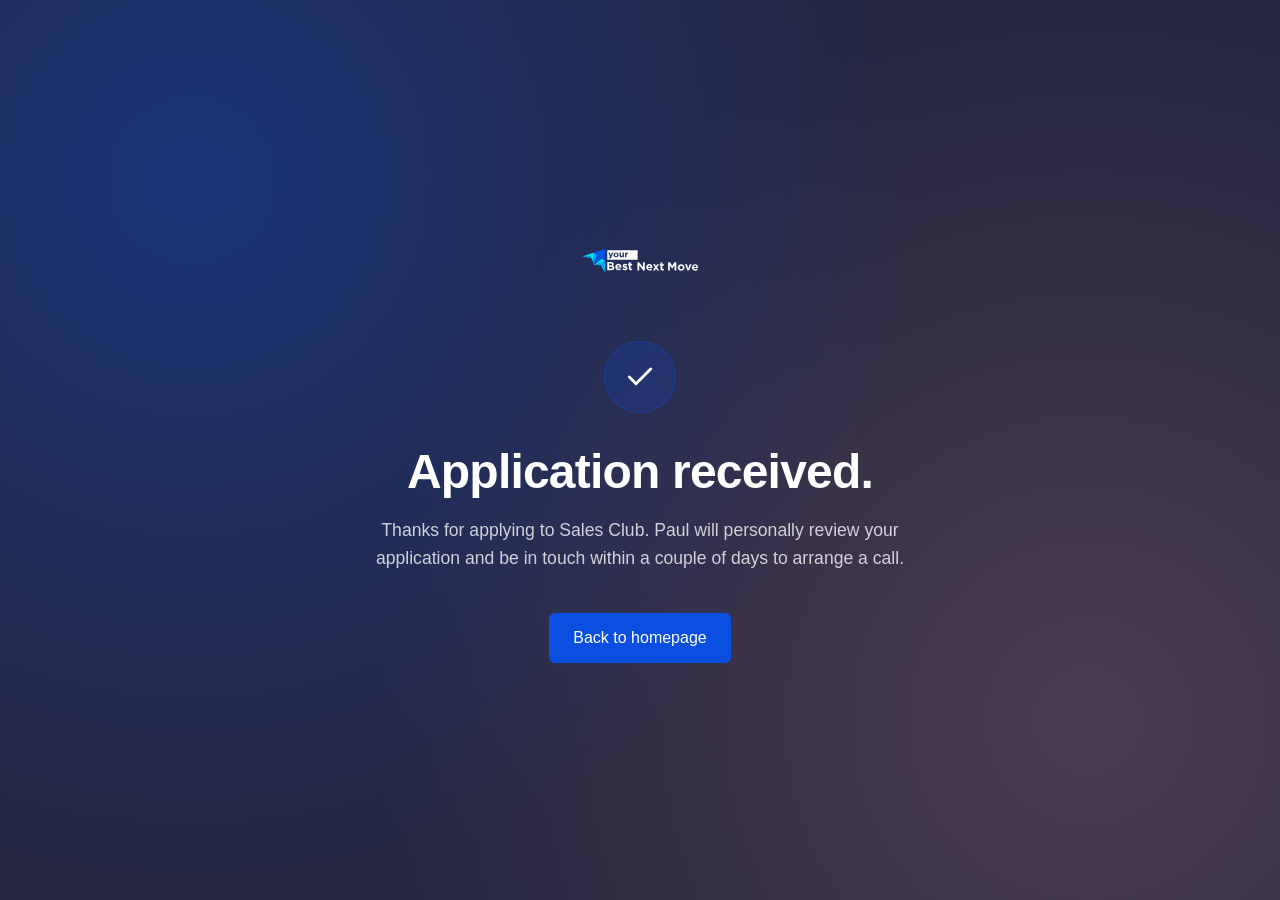
<file: thanks.html>
<!DOCTYPE html>
<html lang="en">
<head>
<meta charset="UTF-8">
<meta name="viewport" content="width=device-width, initial-scale=1.0">
<meta name="robots" content="noindex">
<title>Application received | Sales Club</title>
<link rel="icon" type="image/svg+xml" href="assets/favicon.svg">
<link rel="apple-touch-icon" href="assets/favicon.svg">
<link rel="preconnect" href="https://fonts.googleapis.com">
<link rel="preconnect" href="https://fonts.gstatic.com" crossorigin>
<link href="https://fonts.googleapis.com/css2?family=Montserrat:wght@400;500;600;700;800&display=swap" rel="stylesheet">
<link rel="stylesheet" href="styles.css?v=67">
<!-- Google Analytics (GA4) -->
<script async src="https://www.googletagmanager.com/gtag/js?id=G-9JCJRYR4SM"></script>
<script>
  window.dataLayer = window.dataLayer || [];
  function gtag(){dataLayer.push(arguments);}
  gtag('js', new Date());
  gtag('config', 'G-9JCJRYR4SM');
</script>
<!-- Microsoft Clarity -->
<script type="text/javascript">
    (function(c,l,a,r,i,t,y){
        c[a]=c[a]||function(){(c[a].q=c[a].q||[]).push(arguments)};
        t=l.createElement(r);t.async=1;t.src="https://www.clarity.ms/tag/"+i;
        y=l.getElementsByTagName(r)[0];y.parentNode.insertBefore(t,y);
    })(window, document, "clarity", "script", "umbx0mwser");
</script>
<!-- Meta Pixel -->
<script>
!function(f,b,e,v,n,t,s)
{if(f.fbq)return;n=f.fbq=function(){n.callMethod?
n.callMethod.apply(n,arguments):n.queue.push(arguments)};
if(!f._fbq)f._fbq=n;n.push=n;n.loaded=!0;n.version='2.0';
n.queue=[];t=b.createElement(e);t.async=!0;
t.src=v;s=b.getElementsByTagName(e)[0];
s.parentNode.insertBefore(t,s)}(window,document,'script',
'https://connect.facebook.net/en_US/fbevents.js');
fbq('init', '4412278872343109');
fbq('track', 'PageView');
</script>
<noscript><img height="1" width="1" style="display:none"
src="https://www.facebook.com/tr?id=4412278872343109&ev=PageView&noscript=1"
/></noscript>
<!-- End Meta Pixel -->
<script>
fbq('track', 'Lead');
</script>
<style>
  .thanks{position:relative;min-height:100vh;background:var(--navy);color:var(--white);display:flex;align-items:center;overflow:hidden;}
  .thanks__bg{position:absolute;inset:0;background:radial-gradient(circle at 15% 20%,rgba(11,79,225,.35),transparent 55%),radial-gradient(circle at 85% 80%,rgba(255,160,163,.18),transparent 55%);z-index:0;}
  .thanks__inner{position:relative;z-index:1;max-width:640px;margin:0 auto;padding:80px 24px;text-align:center;}
  .thanks__logo{display:inline-flex;margin-bottom:56px;}
  .thanks__logo .logo-svg{height:48px;width:auto;}
  .thanks__check{width:72px;height:72px;border-radius:50%;background:rgba(11,79,225,.18);border:1.5px solid rgba(11,79,225,.4);display:flex;align-items:center;justify-content:center;margin:0 auto 32px;}
  .thanks__check svg{width:32px;height:32px;stroke:var(--white);}
  .thanks h1{font-size:clamp(2.2rem,5vw,3rem);margin-bottom:18px;}
  .thanks p{color:rgba(255,255,255,.78);font-size:1.1rem;line-height:1.6;margin-bottom:40px;}
  .thanks .btn{margin:0 auto;}
</style>
</head>
<body>

<section class="thanks">
  <div class="thanks__bg" aria-hidden="true"></div>
  <div class="thanks__inner">
    <a href="index.html" class="thanks__logo" aria-label="Your Best Next Move home">
      <svg class="logo-svg" xmlns="http://www.w3.org/2000/svg" viewBox="0 0 250.86 80.23" role="img" aria-hidden="true">
        <path class="logo-word" d="M85.4,27.65c-1.28,0-2.04.98-2.04,2.14v.03c0,1.16.84,2.17,2.07,2.17s2.04-.98,2.04-2.14v-.03c0-1.16-.84-2.17-2.07-2.17Z"/>
        <path class="logo-word" d="M70.65,22.03v15.99h50.79v-15.99h-50.79ZM77.63,33.93c-.6,1.6-1.25,2.2-2.58,2.2-.81,0-1.41-.21-1.98-.54l.75-1.62c.29.18.66.31.95.31.38,0,.59-.12.78-.51l-3.08-7.9h2.36l1.79,5.36,1.72-5.36h2.32l-3.02,8.06ZM89.67,29.82c0,2.26-1.82,4.1-4.27,4.1s-4.24-1.81-4.24-4.07v-.03c0-2.26,1.82-4.1,4.27-4.1s4.24,1.81,4.24,4.07v.03ZM98.44,33.74h-2.23v-1.12c-.51.66-1.17,1.26-2.31,1.26-1.69,0-2.67-1.12-2.67-2.92v-5.1h2.23v4.39c0,1.06.5,1.6,1.35,1.6s1.4-.54,1.4-1.6v-4.39h2.23v7.87ZM105.18,28.06h-.12c-1.48,0-2.39.9-2.39,2.77v2.91h-2.23v-7.87h2.23v1.59c.45-1.09,1.19-1.79,2.51-1.73v2.33Z"/>
        <path class="logo-word" d="M70.67,41.66h6.38c1.57,0,2.81.43,3.59,1.22.63.63.94,1.39.94,2.34v.04c0,1.55-.82,2.41-1.81,2.96,1.59.61,2.57,1.53,2.57,3.38v.04c0,2.51-2.04,3.77-5.14,3.77h-6.54v-13.74ZM78.58,45.72c0-.9-.71-1.41-1.98-1.41h-2.98v2.91h2.79c1.34,0,2.18-.43,2.18-1.45v-.04ZM77.11,49.73h-3.49v3.02h3.59c1.34,0,2.14-.47,2.14-1.49v-.04c0-.92-.69-1.49-2.24-1.49Z"/>
        <path class="logo-word" d="M84.02,50.2v-.04c0-3,2.14-5.48,5.2-5.48,3.51,0,5.12,2.73,5.12,5.71,0,.24-.02.51-.04.79h-7.32c.29,1.35,1.24,2.06,2.57,2.06,1,0,1.73-.31,2.55-1.08l1.71,1.51c-.98,1.22-2.4,1.96-4.3,1.96-3.16,0-5.5-2.22-5.5-5.44ZM91.44,49.32c-.18-1.34-.96-2.24-2.22-2.24s-2.04.88-2.28,2.24h4.5Z"/>
        <path class="logo-word" d="M95.74,54.01l1.28-1.96c1.14.82,2.34,1.26,3.32,1.26.86,0,1.26-.31,1.26-.79v-.04c0-.65-1.02-.86-2.18-1.22-1.47-.43-3.14-1.12-3.14-3.16v-.04c0-2.14,1.73-3.34,3.85-3.34,1.34,0,2.79.45,3.93,1.22l-1.14,2.06c-1.04-.61-2.08-.98-2.85-.98s-1.1.31-1.1.73v.04c0,.59,1,.86,2.14,1.26,1.47.49,3.18,1.2,3.18,3.12v.04c0,2.34-1.75,3.4-4.02,3.4-1.47,0-3.12-.49-4.52-1.59Z"/>
        <path class="logo-word" d="M106.72,52.42v-4.99h-1.26v-2.55h1.26v-2.69h2.98v2.69h2.47v2.55h-2.47v4.5c0,.69.29,1.02.96,1.02.55,0,1.04-.14,1.47-.37v2.39c-.63.37-1.35.61-2.36.61-1.83,0-3.06-.73-3.06-3.16Z"/>
        <path class="logo-word" d="M121.12,42.19h2.79l6.44,8.46v-8.46h2.98v13.74h-2.57l-6.66-8.74v8.74h-2.99v-13.74Z"/>
        <path class="logo-word" d="M135.81,50.73v-.04c0-3,2.14-5.48,5.2-5.48,3.51,0,5.12,2.73,5.12,5.71,0,.24-.02.51-.04.79h-7.32c.29,1.36,1.24,2.06,2.57,2.06,1,0,1.73-.31,2.55-1.08l1.71,1.51c-.98,1.22-2.4,1.96-4.3,1.96-3.16,0-5.5-2.22-5.5-5.44ZM143.23,49.85c-.18-1.34-.96-2.24-2.22-2.24s-2.04.88-2.28,2.24h4.5Z"/>
        <path class="logo-word" d="M152.18,48.49l1.98-3.08h3.12l-3.55,5.14,3.71,5.38h-3.2l-2.12-3.28-2.12,3.28h-3.12l3.69-5.34-3.55-5.18h3.2l1.96,3.08Z"/>
        <path class="logo-word" d="M159.72,52.95v-4.99h-1.26v-2.55h1.26v-2.69h2.98v2.69h2.47v2.55h-2.47v4.5c0,.69.29,1.02.96,1.02.55,0,1.04-.14,1.47-.37v2.4c-.63.37-1.35.61-2.36.61-1.83,0-3.06-.73-3.06-3.16Z"/>
        <path class="logo-word" d="M172.31,42.33h3.26l3.61,5.81,3.61-5.81h3.26v13.74h-3v-8.97l-3.87,5.87h-.08l-3.83-5.81v8.91h-2.97v-13.74Z"/>
        <path class="logo-word" d="M188.53,50.87v-.04c0-3.02,2.43-5.48,5.71-5.48s5.67,2.41,5.67,5.44v.04c0,3.02-2.43,5.48-5.71,5.48s-5.67-2.42-5.67-5.44ZM196.97,50.87v-.04c0-1.55-1.12-2.91-2.77-2.91s-2.73,1.32-2.73,2.87v.04c0,1.55,1.12,2.91,2.77,2.91s2.73-1.32,2.73-2.87Z"/>
        <path class="logo-word" d="M200.55,45.55h3.16l2.36,7.05,2.38-7.05h3.1l-4.14,10.6h-2.71l-4.14-10.6Z"/>
        <path class="logo-word" d="M212.17,50.87v-.04c0-3,2.14-5.48,5.2-5.48,3.51,0,5.12,2.73,5.12,5.71,0,.24-.02.51-.04.79h-7.32c.29,1.35,1.24,2.06,2.57,2.06,1,0,1.73-.31,2.55-1.08l1.71,1.51c-.98,1.22-2.4,1.96-4.3,1.96-3.16,0-5.5-2.22-5.5-5.44ZM219.59,49.98c-.18-1.33-.96-2.24-2.22-2.24s-2.04.88-2.28,2.24h4.5Z"/>
        <g class="logo-arrow">
          <animateTransform attributeName="transform" type="translate" additive="sum" dur="7s" repeatCount="indefinite" calcMode="spline" keyTimes="0;0.4;0.94;1" values="0 0;0 0;-8 8;0 0" keySplines="0.45 0 0.55 1;0.45 0 0.55 1;0.16 1 0.3 1"/>
          <polygon fill="#00dfec" points="59.91 47.05 67.48 60.22 63.83 47.48 59.91 47.05"/>
          <polygon fill="#00dfec" points="67.42 39.95 61.76 35.87 47.79 46.88 48.84 46.76 51.91 46.2 51.91 46.2 67.43 39.96 67.42 39.95"/>
          <polygon fill="#00a0fd" points="67.43 39.96 51.91 46.2 63.83 47.48 67.48 60.22 67.48 44.79 67.43 39.96"/>
          <polygon fill="#00a0fd" points="43.88 35.48 29 32.44 42.25 31.89 43.88 35.48"/>
          <polygon fill="#00a0fd" points="48.26 26.11 53.92 30.2 47.85 46.93 47.65 45.9 47.21 42.8 47.21 42.8 48.25 26.11 48.26 26.11"/>
          <polygon fill="#00dfec" points="48.25 26.11 47.21 42.8 42.25 31.89 29 32.44 43.65 27.58 48.25 26.11"/>
          <polygon fill="#0054e4" points="47.9 46.8 61.76 35.87 67.42 39.95 67.24 20.02 48.26 26.11 53.92 30.2 47.9 46.8"/>
        </g>
      </svg>
    </a>
    <div class="thanks__check" aria-hidden="true">
      <svg viewBox="0 0 24 24" fill="none" stroke-width="2.2" stroke-linecap="round" stroke-linejoin="round"><polyline points="20 6 9 17 4 12"/></svg>
    </div>
    <h1>Application received.</h1>
    <p>Thanks for applying to Sales Club. Paul will personally review your application and be in touch within a couple of days to arrange a call.</p>
    <a href="index.html" class="btn btn--primary">Back to homepage</a>
  </div>
</section>

<!-- HubSpot tracking -->
<script type="text/javascript" id="hs-script-loader" async defer src="//js-eu1.hs-scripts.com/49549208.js"></script>
</body>
</html>
</file>
<file: styles.css>
/* Type and colour follow the main site (yourbestnextmove.com, Oct 2026):
   Proxima Nova body and small headings, loaded from the main site's HubSpot
   files; big headings use the same 'Gotham Black' stack as the main site. */
@font-face{font-family:'YBNM Proxima';src:url('https://yourbestnextmove.com/hubfs/l') format('woff2');font-weight:400;font-style:normal;font-display:swap;}
@font-face{font-family:'YBNM Proxima';src:url('https://yourbestnextmove.com/hubfs/l%20%281%29') format('woff2');font-weight:700;font-style:normal;font-display:swap;}
:root{
  --navy:#24263f;
  --navy-light:#34375a;
  --footer:#1c1e33;
  --blue:#0b4fe1;
  --pink:#ffa0a3;
  --yellow:#f2f185;
  --grey:#f6f6f9;
  --line:#e6e7ee;
  --tint:#eef3ff;
  --ink:#24263f;
  --white:#ffffff;
  --muted:#5b5d72;
  --max-width:1298px;
  --radius:16px;
  --font-display:'Gotham Black',sans-serif;
  --font-head:'YBNM Proxima',sans-serif;
  --font-body:'YBNM Proxima',sans-serif;
}

*{box-sizing:border-box;}
html{scroll-behavior:smooth;}
body{
  margin:0;
  font-family:var(--font-body);
  color:var(--ink);
  background:var(--white);
  -webkit-font-smoothing:antialiased;
  overflow-x:hidden;
}
h1,h2,h3{font-family:var(--font-head);font-weight:700;line-height:1.12;margin:0;}
h1,h2{font-family:var(--font-display);font-weight:900;letter-spacing:-.8px;}
p{line-height:1.55;margin:0;}
a{text-decoration:none;color:inherit;}
ul{margin:0;padding:0;}
.container{max-width:var(--max-width);margin:0 auto;padding:0 24px;}

/* progress bar */
.progress-bar{position:fixed;top:0;left:0;height:3px;background:var(--pink);width:0%;z-index:1000;transition:width .1s linear;}

/* nav */
.nav{position:fixed;top:0;left:0;right:0;z-index:900;padding:18px 0;transition:background .3s,padding .3s,box-shadow .3s;}
.nav.scrolled{background:rgba(36,38,63,.92);backdrop-filter:blur(8px);padding:12px 0;box-shadow:0 4px 24px rgba(0,0,0,.15);}
.nav__inner{position:relative;max-width:var(--max-width);margin:0 auto;padding:0 24px;display:flex;align-items:center;justify-content:space-between;gap:24px;}
.nav__logo{display:flex;align-items:center;}
/* shape-rendering keeps the inline SVG crisp; the bow-draw motion is driven
   by SMIL <animateTransform> inside the SVG (not a CSS transform), so the
   logo is never promoted to a low-res raster layer */
.logo-svg{display:block;shape-rendering:geometricPrecision;}
.logo-svg .logo-word{fill:var(--white);}
.nav__logo .logo-svg{height:64px;width:auto;}
.nav__links{display:flex;gap:28px;position:absolute;left:50%;top:50%;transform:translate(-50%,-50%);}
.nav__links a{color:#ededed;font-size:15px;font-weight:400;transition:color .2s;}
.nav__links a:hover{color:var(--white);}
.nav__cta{margin-left:auto;}
.nav__burger{display:none;background:none;border:0;cursor:pointer;width:32px;height:24px;flex-direction:column;justify-content:space-between;}
.nav__burger span{display:block;height:2px;background:var(--white);border-radius:2px;}

/* buttons */
.btn{display:inline-flex;align-items:center;gap:8px;border-radius:6px;font-weight:400;font-family:var(--font-body);line-height:1.3;transition:transform .25s cubic-bezier(.2,.8,.2,1),box-shadow .25s,background .25s;cursor:pointer;border:none;}
.btn--primary{background:var(--blue);color:var(--white);padding:15px 24px;font-size:16px;}
.btn--primary:hover{transform:translateY(-2px);}
/* gentle breathing glow on primary CTAs (not the persistent nav button) */
@keyframes ctaGlow{
  0%,100%{box-shadow:0 8px 24px rgba(11,79,225,.35),0 0 0 0 rgba(11,79,225,.35);}
  50%{box-shadow:0 12px 34px rgba(11,79,225,.7),0 0 0 9px rgba(11,79,225,0);}
}
@media(prefers-reduced-motion:reduce){.btn--primary{animation:none;}}
.btn--ghost{background:var(--pink);color:var(--navy);padding:15px 24px;font-size:16px;}
.btn--ghost:hover{transform:translateY(-2px);}
.btn--small{padding:12px 24px;font-size:15px;border-radius:4px;}
.btn--large{padding:16px 28px;font-size:16px;}

/* reveal animation — only hidden when JS is active (html.js), so content
   stays visible if JS fails, is blocked, or never fires */
.reveal{transition:opacity .7s cubic-bezier(.2,.8,.2,1),transform .7s cubic-bezier(.2,.8,.2,1);}
html.js .reveal{opacity:0;transform:translateY(28px);}
html.js .reveal.is-visible{opacity:1;transform:translateY(0);}
@media (prefers-reduced-motion: reduce){
  html.js .reveal{opacity:1 !important;transform:none !important;}
}

.eyebrow{font-family:var(--font-body);font-size:15px;line-height:1.4;font-weight:400;color:var(--blue);margin-bottom:12px;display:inline-flex;align-items:center;gap:8px;}
.eyebrow--light{color:var(--yellow);}
.eyebrow__dot{display:none !important;}
.eyebrow__dot{width:7px;height:7px;border-radius:50%;background:var(--pink);box-shadow:0 0 0 4px rgba(255,160,163,.2);animation:pulse 2s ease-in-out infinite;}
@keyframes pulse{0%,100%{box-shadow:0 0 0 4px rgba(255,160,163,.2);}50%{box-shadow:0 0 0 7px rgba(255,160,163,0);}}

/* HERO */
.hero{position:relative;background:var(--navy);color:var(--white);padding:150px 0 96px;overflow:hidden;}
/* wrapper handles the slow continuous float; img handles the one-off entrance
   rise — kept on separate elements so the two transforms don't fight */
/* right edge lines up with the page content, not the screen edge */
.hero__soap-wrap{position:absolute;bottom:0;right:max(24px,calc((100% - var(--max-width)) / 2 + 24px));height:min(58%,40vw);z-index:0;pointer-events:none;animation:soapFloat 7s ease-in-out 1.1s infinite;}
.hero__soap{display:block;height:100%;width:auto;animation:soapRise .9s cubic-bezier(.2,.8,.2,1) .15s both;}
@keyframes soapRise{from{opacity:0;transform:translateY(60px);}to{opacity:1;transform:translateY(0);}}
/* dips down past the hero's clipped bottom edge (sinks below the section join) then floats back up */
@keyframes soapFloat{0%,100%{transform:translateY(0);}50%{transform:translateY(24px);}}
@media(prefers-reduced-motion:reduce){.hero__soap,.hero__soap-wrap{animation:none;}}
.hero__bg{position:absolute;inset:0;overflow:hidden;z-index:0;}
.blob{position:absolute;border-radius:50%;filter:blur(60px);opacity:.35;}
.blob--1{width:480px;height:480px;background:var(--blue);top:-160px;right:-120px;}
.blob--2{display:none;}
.hero__canvas{position:absolute;inset:0;width:100%;height:100%;pointer-events:none;}
.hero__grid{display:none;position:absolute;inset:0;background-image:linear-gradient(rgba(255,255,255,.04) 1px,transparent 1px),linear-gradient(90deg,rgba(255,255,255,.04) 1px,transparent 1px);background-size:54px 54px;mask-image:radial-gradient(ellipse 80% 60% at 30% 20%,#000 30%,transparent 75%);-webkit-mask-image:radial-gradient(ellipse 80% 60% at 30% 20%,#000 30%,transparent 75%);}
.hero__inner{position:relative;z-index:2;}
.hero__inner>*{max-width:700px;}
.hero__title{font-size:clamp(2.2rem,5vw,3.75rem);line-height:1.08;letter-spacing:-1px;margin-bottom:22px;}
.hero__title .hl{background:linear-gradient(transparent 10%,var(--yellow) 10%,var(--yellow) 92%,transparent 92%);color:var(--navy);padding:0 6px;margin:0 -2px;white-space:nowrap;-webkit-box-decoration-break:clone;box-decoration-break:clone;}
.hero__sub{font-size:19px;line-height:1.5;color:rgba(255,255,255,.85);max-width:560px;margin-bottom:20px;}
.hero__cohort{font-size:22px;line-height:1.35;font-weight:700;color:var(--pink);margin-bottom:28px;}
.hero__ctas{display:flex;gap:16px;flex-wrap:wrap;margin-bottom:34px;}
.hero__trust{display:flex;align-items:center;gap:14px;flex-wrap:wrap;}
.hero__trust p{font-size:14px;line-height:1.45;color:rgba(255,255,255,.85);max-width:340px;}
.hero__trust strong{color:var(--white);font-weight:700;}
.avatar-stack{display:flex;}
.avatar-stack img{width:40px;height:40px;border-radius:50%;object-fit:cover;border:2px solid var(--navy);margin-left:-12px;background:var(--navy);}
.avatar-stack img:first-child{margin-left:0;}

/* floating badges around hero card */
.float-badge{position:absolute;background:rgba(255,255,255,.95);color:var(--navy);font-family:var(--font-head);font-weight:700;font-size:.8rem;padding:8px 14px;border-radius:100px;box-shadow:0 10px 30px rgba(0,0,0,.25);white-space:nowrap;animation:float 4s ease-in-out infinite;}
.float-badge--solo{top:8px;left:-70px;font-size:1.15rem;font-weight:800;padding:16px 26px;background:var(--pink);color:var(--navy);box-shadow:0 16px 40px rgba(0,0,0,.32);animation-delay:0s;}
.float-badge__div{margin:0 10px;opacity:.5;font-weight:600;}
@keyframes float{0%,100%{transform:translateY(0);}50%{transform:translateY(-9px);}}
.hero__badges{position:absolute;right:4%;top:150px;width:260px;height:340px;z-index:2;pointer-events:none;}
.logo-band{background:var(--white);padding:44px 0 40px;overflow:hidden;border-bottom:1px solid var(--line);}
.logo-band__label{text-align:center;font-size:14px;color:var(--muted);font-weight:700;font-family:var(--font-body);margin-bottom:22px;}
.logo-band__viewport{position:relative;overflow:hidden;-webkit-mask-image:linear-gradient(90deg,transparent,#000 8%,#000 92%,transparent);mask-image:linear-gradient(90deg,transparent,#000 8%,#000 92%,transparent);}
.logo-band__track{display:flex;align-items:center;gap:56px;width:max-content;animation:scroll-logos 40s linear infinite;}
.logo-band__track a{display:block;flex-shrink:0;line-height:0;}
.logo-band__track img{height:40px;width:auto;object-fit:contain;display:block;filter:grayscale(1);opacity:.55;transition:filter .3s,opacity .3s;}
.logo-band__track a:hover img{filter:grayscale(0);opacity:1;}
.logo-band:hover .logo-band__track{animation-play-state:paused;}
@keyframes scroll-logos{from{transform:translateX(0);}to{transform:translateX(-50%);}}
@media(max-width:600px){.logo-band__track{gap:40px;}.logo-band__track img{height:32px;}}

@media(max-width:900px){
  .hero{padding-bottom:0;}
  .hero__badges{display:none;}
  .hero__soap-wrap{position:static;display:block;height:auto;width:64%;max-width:300px;margin:14px auto 0;right:auto;bottom:auto;animation:none;}
  .hero__soap{width:100%;height:auto;}
}

/* INTRO VIDEO */
.intro-video{padding:96px 0;background:var(--white);}
.intro-video__inner{display:grid;grid-template-columns:1.1fr auto;gap:72px;align-items:center;}
.intro-video__sub{color:var(--muted);font-size:18px;line-height:1.55;max-width:480px;}
.intro-video__copy h2{font-size:clamp(1.875rem,3.6vw,2.625rem);margin-bottom:14px;}
.intro-video__points{margin-top:26px;max-width:520px;}
.intro-video__points li{display:flex;gap:12px;align-items:flex-start;padding:8px 0;color:var(--ink);font-size:16px;line-height:1.5;}
.intro-video__points .check{flex-shrink:0;width:20px;height:20px;border-radius:50%;background:var(--tint);position:relative;margin-top:2px;}
.intro-video__points .check::after{content:"✓";position:absolute;inset:0;display:flex;align-items:center;justify-content:center;color:var(--blue);font-size:.72rem;font-weight:700;}
/* plain framed card for the vertical (9:16) short, with a soft brand panel behind it */
.intro-video__media{position:relative;width:300px;}
.intro-video__media::before{content:"";position:absolute;inset:28px -28px -28px 28px;border-radius:24px;background:#ffe5e6;z-index:0;}
.intro-video__player{position:relative;z-index:1;width:100%;aspect-ratio:9/16;border-radius:20px;overflow:hidden;background:#000;box-shadow:0 30px 60px -24px rgba(36,38,63,.45),0 0 0 1px rgba(36,38,63,.06);}
.intro-video__player iframe{width:100%;height:100%;border:0;display:block;}
.intro-video__facade{position:relative;display:block;width:100%;height:100%;border:0;padding:0;cursor:pointer;background:var(--navy);}
.intro-video__facade img{width:100%;height:100%;object-fit:cover;object-position:50% 70%;display:block;transition:transform .4s cubic-bezier(.2,.8,.2,1),opacity .3s;}
.intro-video__facade::after{content:"";position:absolute;inset:0;background:linear-gradient(180deg,rgba(36,38,63,0) 45%,rgba(36,38,63,.55));}
.intro-video__facade:hover img{transform:scale(1.03);}
.intro-video__play{position:absolute;top:50%;left:50%;transform:translate(-50%,-50%);width:68px;height:68px;border-radius:50%;background:var(--blue);color:var(--white);display:flex;align-items:center;justify-content:center;box-shadow:0 10px 30px rgba(11,79,225,.5);z-index:1;transition:transform .25s;animation:ctaGlow 2.4s ease-in-out infinite;}
.intro-video__play svg{width:30px;height:30px;margin-left:3px;}
.intro-video__facade:hover .intro-video__play{transform:translate(-50%,-50%) scale(1.08);}
.intro-video__duration{position:absolute;top:14px;left:14px;z-index:1;font-family:var(--font-head);font-weight:700;font-size:.8rem;letter-spacing:.5px;color:var(--white);background:rgba(20,20,30,.55);padding:6px 14px;border-radius:100px;backdrop-filter:blur(4px);}
@media(max-width:800px){
  .intro-video__inner{grid-template-columns:1fr;gap:36px;text-align:center;}
  .intro-video__sub{margin:0 auto;}
  .intro-video__points{margin-left:auto;margin-right:auto;text-align:left;}
  .intro-video__media{margin:0 auto;width:min(280px,72vw);}
  .intro-video__media::before{inset:18px -18px -18px 18px;}
}
@media(prefers-reduced-motion:reduce){.intro-video__play{animation:none;}}

/* PAIN */
.pain{padding:96px 0;background:var(--grey);}
.pain__inner{display:grid;grid-template-columns:1fr .8fr;gap:56px;align-items:center;}
.pain__visual img{width:100%;height:auto;max-width:440px;display:block;margin:0 auto;opacity:.9;}
@media(max-width:860px){
  .pain__inner{grid-template-columns:1fr;gap:40px;}
  .pain__visual img{max-width:340px;}
}
.pain h2{font-size:clamp(1.875rem,3.6vw,2.625rem);margin-bottom:8px;}
.pain__lead{font-size:18px;color:var(--muted);margin:14px 0 36px;}
.pain__list{max-width:640px;margin-bottom:32px;list-style:none;display:grid;gap:10px;}
.pain__list li{display:flex;align-items:flex-start;gap:14px;font-size:16px;line-height:1.5;padding:16px 20px;background:var(--white);border:1px solid var(--line);border-radius:14px;}
.pain__icon{display:inline-flex;align-items:center;justify-content:center;width:24px;height:24px;border-radius:50%;background:#fff0f1;color:#e5484d;font-weight:700;font-size:.75rem;flex-shrink:0;margin-top:0;}
.pain__close{max-width:680px;font-size:16px;color:var(--muted);}

/* MECHANISM */
.mechanism{background:var(--navy);color:var(--white);padding:96px 0;text-align:center;position:relative;overflow:hidden;}
.mechanism .container{position:relative;z-index:1;}
.spotlight{position:absolute;top:-10px;width:230px;height:230px;pointer-events:none;z-index:0;}
.spotlight--left{left:-10px;}
.spotlight--right{right:-10px;transform:scaleX(-1);}
@media(max-width:700px){.spotlight{width:140px;}}
.mechanism__statement{font-size:clamp(1.7rem,3.6vw,2.5rem);line-height:1.15;max-width:820px;margin:0 auto 24px;
  --mx:50%;--my:42%;
  background-image:radial-gradient(circle 100px at var(--mx) var(--my),#ffffff 0%,#ffffff 9%,var(--pink) 30%,rgba(255,255,255,.5) 72%);
  -webkit-background-clip:text;background-clip:text;-webkit-text-fill-color:transparent;color:transparent;}
@media (hover:none){.mechanism__statement{-webkit-text-fill-color:#fff;color:#fff;}}
.mechanism__sub{color:rgba(255,255,255,.8);font-size:18px;}

/* What's Included — tabs (desktop) / accordion (mobile) */
.included{padding:96px 0;--coral:#e8826c;}
.included__title{font-size:clamp(1.875rem,3.6vw,2.625rem);margin:6px 0 44px;}
.incl__num{font-family:var(--font-head);font-weight:700;color:var(--blue);font-size:.95rem;flex-shrink:0;}
.incl{border-top:1px solid var(--line);}
.incl__item{border-bottom:1px solid var(--line);}
.incl__head{width:100%;background:none;border:0;cursor:pointer;display:flex;align-items:center;justify-content:space-between;gap:14px;padding:20px 4px;font-family:var(--font-head);font-weight:700;font-size:1.18rem;color:var(--ink);text-align:left;}
.incl__ico{width:20px;height:20px;flex-shrink:0;}
@media(prefers-reduced-motion:reduce){.incl__item.is-active .incl__body{animation:none !important;}}
.incl__chev{color:var(--blue);font-size:1rem;transition:transform .3s;margin-left:auto;}
.incl__item.is-active .incl__chev{transform:rotate(180deg);}
.incl__body{overflow:hidden;max-height:0;transition:max-height .4s ease;}
.incl__item.is-active .incl__body{max-height:700px;}
.incl__bigtitle{display:none;}
.incl__eyebrow{font-family:var(--font-body);font-weight:400;font-size:15px;color:var(--blue);margin:4px 0 12px;}
.incl__lead{color:var(--muted);font-size:16px;line-height:1.55;margin-bottom:20px;max-width:560px;}
.incl__checks{list-style:none;margin:0 0 24px;padding:0;display:grid;gap:12px;}
.incl__checks li{display:flex;gap:12px;align-items:flex-start;font-size:.97rem;line-height:1.4;}
.incl__checks .check{flex-shrink:0;width:20px;height:20px;border-radius:50%;background:var(--tint);position:relative;margin-top:1px;}
.incl__checks .check::after{content:"✓";position:absolute;inset:0;display:flex;align-items:center;justify-content:center;color:var(--blue);font-size:.72rem;font-weight:700;}
@media(min-width:801px){
  .incl{display:grid;grid-template-columns:repeat(6,1fr);column-gap:0;border-top:0;}
  .incl__item{display:contents;border:0;}
  .incl__head{grid-row:1;justify-content:center;text-align:center;padding:16px 14px;border-radius:0;
    border-bottom:2px solid var(--line);font-size:16px;font-weight:700;color:var(--muted);transition:color .2s,border-color .2s;}
  .incl__head:hover{color:var(--ink);}
  .incl__item.is-active .incl__head{color:var(--ink);border-bottom-color:var(--blue);}
  .incl__chev{display:none;}
  .incl__head{gap:10px;}
  .incl__ico{width:18px;height:18px;}
  .incl__body{grid-row:2;grid-column:1 / -1;max-height:none;overflow:visible;transition:none;
    padding-top:52px;display:grid;grid-template-columns:1.05fr 1fr;column-gap:64px;align-items:center;}
  .incl__item:not(.is-active) .incl__body{display:none;}
  .incl__item.is-active .incl__body{animation:tabIn .45s cubic-bezier(.2,.8,.2,1);}
  @keyframes tabIn{from{opacity:0;transform:translateX(26px);}to{opacity:1;transform:translateX(0);}}
  .incl__eyebrow{grid-column:1;margin:0 0 12px;}
  .incl__bigtitle{display:block;grid-column:1;font-family:var(--font-display);font-size:clamp(1.5rem,2.2vw,1.9rem);font-weight:900;letter-spacing:-.4px;line-height:1.15;margin-bottom:14px;color:var(--ink);}
  .incl__lead{grid-column:1;font-size:18px;margin-bottom:0;max-width:none;}
  .incl__checks{grid-column:2;grid-row:1 / span 3;align-self:center;grid-template-columns:1fr 1fr;gap:14px;margin:0;}
  .incl__checks li{background:#fff;border:1px solid var(--line);border-radius:14px;padding:16px 16px;}
}
.card{position:relative;background:var(--grey);border-radius:var(--radius);padding:36px 30px;transition:transform .3s,box-shadow .3s;border:1px solid transparent;overflow:hidden;}
.card::before{content:"";position:absolute;inset:0;border-radius:var(--radius);padding:1px;background:linear-gradient(155deg,rgba(11,79,225,.4),transparent 40%);-webkit-mask:linear-gradient(#000 0 0) content-box,linear-gradient(#000 0 0);-webkit-mask-composite:xor;mask-composite:exclude;opacity:0;transition:opacity .3s;}
.card:hover{transform:translateY(-8px);box-shadow:0 24px 48px rgba(36,38,63,.12);}
.card:hover::before{opacity:1;}
.card__icon{display:inline-flex;align-items:center;justify-content:center;width:52px;height:52px;border-radius:14px;background:var(--navy);color:var(--pink);margin-bottom:20px;transition:transform .3s;}
.card__icon svg{width:26px;height:26px;}
.card:hover .card__icon{transform:scale(1.08) rotate(-4deg);}
/* animated line icons: strokes draw in on scroll, redraw on hover */
html.js .card__icon svg :is(path,polyline,line,circle){stroke-dasharray:240;stroke-dashoffset:240;transition:stroke-dashoffset .9s ease;}
html.js .card.is-visible .card__icon svg :is(path,polyline,line,circle){stroke-dashoffset:0;}
.card:hover .card__icon svg :is(path,polyline,line,circle){animation:iconDraw .8s ease forwards;}
@keyframes iconDraw{from{stroke-dashoffset:240;}to{stroke-dashoffset:0;}}
@media(prefers-reduced-motion:reduce){html.js .card__icon svg :is(path,polyline,line,circle){stroke-dashoffset:0;transition:none;}.card:hover .card__icon svg :is(path,polyline,line,circle){animation:none;}}
.card__num{position:absolute;top:30px;right:30px;font-family:var(--font-head);font-size:2.2rem;font-weight:800;color:rgba(36,38,63,.07);line-height:1;}
.card h3{font-size:1.2rem;margin-bottom:12px;}
.card p{color:var(--muted);font-size:.96rem;}

@media(max-width:860px){.cards{grid-template-columns:1fr;}}

/* WHO */
/* HOW IT WORKS — 12-week timeline (dark band) */
.timeline{padding:96px 0;background:var(--navy);color:var(--white);position:relative;overflow:hidden;}
.timeline .container{position:relative;z-index:1;}
.cogs{position:absolute;inset:0;width:100%;height:100%;color:#fff;opacity:.12;pointer-events:none;z-index:0;}
@media(max-width:760px){.cogs{opacity:.08;}}
.timeline h2{font-size:clamp(1.875rem,3.6vw,2.625rem);margin-bottom:14px;}
.timeline__lead{color:rgba(255,255,255,.8);max-width:600px;margin-bottom:54px;font-size:18px;}
.timeline__list{list-style:none;margin:0 0 0 6px;padding:0;border-left:2px solid rgba(255,255,255,.16);}
.timeline__step{position:relative;padding:0 0 42px 38px;}
.timeline__step:last-child{padding-bottom:0;}
.timeline__step::before{content:"";position:absolute;left:-8px;top:5px;width:13px;height:13px;border-radius:50%;background:var(--yellow);box-shadow:0 0 0 4px var(--navy);}
.timeline__weeks{display:inline-block;font-family:var(--font-body);font-weight:400;font-size:15px;color:var(--yellow);margin-bottom:6px;}
.timeline__step h3{font-size:19px;line-height:1.3;margin-bottom:8px;}
.timeline__step p{color:rgba(255,255,255,.8);max-width:620px;font-size:16px;line-height:1.55;}
.timeline__output{margin-top:10px;font-size:.88rem;color:rgba(255,255,255,.6);}
.timeline__output strong{color:var(--yellow);font-weight:700;}

/* FROM -> TO transformation (light, two-column) */
.shift{padding:96px 0;}
.shift h2{font-size:clamp(1.875rem,3.6vw,2.625rem);margin-bottom:48px;}
.shift__grid{display:grid;grid-template-columns:1fr auto 1fr;gap:24px;align-items:stretch;}
.shift__col{border-radius:var(--radius);padding:32px 30px;}
.shift__col--from{background:var(--white);border:1px solid var(--line);}
.shift__col--to{background:var(--navy);color:var(--white);box-shadow:0 20px 40px -26px rgba(36,38,63,.5);}
.shift__label{font-family:var(--font-body);font-weight:400;font-size:15px;margin-bottom:20px;}
.shift__col--from .shift__label{color:var(--muted);}
.shift__col--to .shift__label{color:var(--yellow);}
.shift__col ul{list-style:none;margin:0;padding:0;display:flex;flex-direction:column;gap:15px;}
.shift__col li{position:relative;padding-left:30px;font-size:16px;line-height:1.45;}
.shift__col--from li{color:var(--muted);}
.shift__col--from li::before{content:"✕";position:absolute;left:0;top:0;color:#c4c7d2;font-weight:700;}
.shift__col--to li{color:rgba(255,255,255,.92);}
.shift__col--to li::before{content:"✓";position:absolute;left:0;top:0;color:var(--yellow);font-weight:700;}
.shift__arrow{display:flex;align-items:center;justify-content:center;font-size:2rem;color:var(--blue);font-weight:700;}
.shift__cta{text-align:center;margin-top:44px;}
@media(max-width:760px){
  .shift__grid{grid-template-columns:1fr;gap:16px;}
  .shift__arrow{transform:rotate(90deg);padding:4px 0;}
}

.who{padding:96px 0;background:var(--grey);}
.who h2{font-size:clamp(1.875rem,3.6vw,2.625rem);margin-bottom:48px;}
.who__grid{display:grid;grid-template-columns:repeat(3,1fr);gap:28px;}
.who__item{background:var(--navy);color:var(--white);border-radius:var(--radius);padding:30px;border:1px solid rgba(255,255,255,.08);}
.who__item h3{font-size:1.1rem;margin-bottom:10px;color:var(--white);}
.who__item p{color:rgba(255,255,255,.72);font-size:.95rem;}
@media(max-width:860px){.who__grid{grid-template-columns:1fr;}}

/* PROOF */
.proof{padding:96px 0;background:var(--white);text-align:center;}
.proof h2{font-size:clamp(1.875rem,3.6vw,2.625rem);margin-bottom:24px;color:var(--navy);}
.testimonials{overflow:hidden;padding:16px 0 0;-webkit-mask-image:linear-gradient(90deg,transparent,#000 6%,#000 94%,transparent);mask-image:linear-gradient(90deg,transparent,#000 6%,#000 94%,transparent);}
.testimonials__row{display:flex;gap:20px;width:max-content;margin-bottom:20px;}
.testimonials__row--left{animation:t-scroll-left 50s linear infinite;}
.testimonials__row--right{animation:t-scroll-right 55s linear infinite;}
.testimonials:hover .testimonials__row{animation-play-state:paused;}
@keyframes t-scroll-left{from{transform:translateX(0);}to{transform:translateX(-50%);}}
@keyframes t-scroll-right{from{transform:translateX(-50%);}to{transform:translateX(0);}}
.testimonial{flex-shrink:0;width:340px;background:var(--white);color:var(--ink);border-radius:var(--radius);padding:28px;display:flex;flex-direction:column;justify-content:space-between;box-shadow:0 1px 3px rgba(36,38,63,.06),0 10px 30px -18px rgba(36,38,63,.25);border:1px solid var(--line);}
.testimonial{text-align:left;}
.testimonial p{font-size:15px;color:var(--ink);margin-bottom:20px;line-height:1.55;}
.testimonial__author{display:flex;align-items:center;justify-content:flex-start;gap:12px;text-align:left;}
.testimonial__avatar{width:44px;height:44px;border-radius:50%;object-fit:cover;flex-shrink:0;border:2px solid rgba(0,0,0,.08);}
/* Anonymous testimonials use just the YBNM arrow mark (no wordmark) in place of a headshot */
.testimonial__avatar--anon{background:var(--grey);display:flex;align-items:center;justify-content:center;background-image:url("data:image/svg+xml,%3Csvg xmlns='http://www.w3.org/2000/svg' viewBox='27 18 43 45'%3E%3Cpolygon fill='%2300dfec' points='59.91 47.05 67.48 60.22 63.83 47.48 59.91 47.05'/%3E%3Cpolygon fill='%2300dfec' points='67.42 39.95 61.76 35.87 47.79 46.88 48.84 46.76 51.91 46.2 51.91 46.2 67.43 39.96 67.42 39.95'/%3E%3Cpolygon fill='%2300a0fd' points='67.43 39.96 51.91 46.2 63.83 47.48 67.48 60.22 67.48 44.79 67.43 39.96'/%3E%3Cpolygon fill='%2300a0fd' points='43.88 35.48 29 32.44 42.25 31.89 43.88 35.48'/%3E%3Cpolygon fill='%2300a0fd' points='48.26 26.11 53.92 30.2 47.85 46.93 47.65 45.9 47.21 42.8 47.21 42.8 48.25 26.11 48.26 26.11'/%3E%3Cpolygon fill='%2300dfec' points='48.25 26.11 47.21 42.8 42.25 31.89 29 32.44 43.65 27.58 48.25 26.11'/%3E%3Cpolygon fill='%230054e4' points='47.9 46.8 61.76 35.87 67.42 39.95 67.24 20.02 48.26 26.11 53.92 30.2 47.9 46.8'/%3E%3C/svg%3E");background-size:58%;background-repeat:no-repeat;background-position:center;}
.testimonial__author div{display:flex;flex-direction:column;font-size:14px;line-height:1.35;}
.testimonial__author strong{color:var(--ink);}
.testimonial__author span{color:var(--muted);}
@media(max-width:600px){.testimonial{width:280px;}}

/* ABOUT */
.about{padding:96px 0;background:var(--grey);}
.about__inner{display:grid;grid-template-columns:220px 1fr;gap:50px;align-items:start;}
.about__photo{width:220px;height:220px;border-radius:50%;overflow:hidden;box-shadow:0 20px 40px -20px rgba(36,38,63,.45);flex-shrink:0;}
.about__photo img{width:100%;height:100%;object-fit:cover;display:block;}
.about__copy h2{font-size:clamp(1.875rem,3.6vw,2.625rem);margin-bottom:14px;}
.about__credentials{color:var(--muted);margin-bottom:20px;font-size:18px;}
.about__copy blockquote,.about__quote{font-size:18px;line-height:1.55;font-style:italic;color:var(--ink);border-left:3px solid var(--blue);padding-left:20px;margin:0 0 26px;}
.about__bio{color:var(--muted);font-size:17px;line-height:1.6;margin-bottom:16px;max-width:640px;}
.about__bio:last-child{margin-bottom:0;}
@media(max-width:760px){.about__inner{grid-template-columns:1fr;text-align:center;}.about__photo{margin:0 auto;}.about__copy blockquote{border-left:none;padding-left:0;}.about__bio{text-align:left;}}

/* OFFER */
.offer{padding:96px 0;background:var(--navy);color:var(--white);text-align:center;}
.offer h2{font-size:clamp(2rem,5vw,3rem);margin-bottom:8px;}
.offer__was{position:relative;color:rgba(255,255,255,.4);font-weight:600;font-size:.62em;margin-right:14px;white-space:nowrap;}
.offer__was::after{content:"";position:absolute;left:-2px;right:-2px;top:54%;height:2px;background:var(--pink);transform:rotate(-8deg);border-radius:2px;}
.offer__vat{font-size:.5em;font-weight:600;color:rgba(255,255,255,.6);vertical-align:middle;}
.offer__sub{color:var(--yellow);font-weight:400;margin-bottom:18px;font-size:18px;}
.offer__anchor{max-width:540px;margin:0 auto 44px;font-size:15px;line-height:1.55;color:rgba(255,255,255,.7);}
.offer__box{background:rgba(255,255,255,.06);border-radius:20px;padding:44px;max-width:580px;margin:0 auto 56px;border:1px solid rgba(255,255,255,.12);}
.offer__list{text-align:left;display:inline-block;margin-bottom:34px;}
.offer__list li{padding:9px 0;font-size:16px;padding-left:30px;position:relative;}
.offer__list li::before{content:"✓";position:absolute;left:0;color:var(--yellow);font-weight:700;}
.offer__scarcity{margin-top:18px;font-size:14px;color:rgba(255,255,255,.7);}
.cta-reassure{margin-top:16px;font-size:14px;line-height:1.5;color:rgba(255,255,255,.75);max-width:380px;margin-left:auto;margin-right:auto;}
.benefits{display:flex;flex-wrap:wrap;justify-content:center;gap:14px;max-width:780px;margin:0 auto;}
.benefits span{background:rgba(255,255,255,.06);border:1px solid rgba(255,255,255,.1);border-radius:12px;padding:10px 18px;font-size:15px;font-weight:400;}

/* FAQ */
.faq{padding:96px 0;background:var(--grey);}
.faq h2{font-size:clamp(1.875rem,3.6vw,2.625rem);margin-bottom:48px;}
.accordion{max-width:760px;margin:0 auto;}
.accordion__item{border-bottom:1px solid var(--line);}
.accordion__q{width:100%;background:none;border:none;text-align:left;padding:22px 0;font-family:var(--font-head);font-size:18px;font-weight:700;display:flex;justify-content:space-between;align-items:center;cursor:pointer;color:var(--ink);}
.accordion__q span{color:var(--blue);font-size:1.3rem;transition:transform .3s;}
.accordion__item.open .accordion__q span{transform:rotate(45deg);}
.accordion__a{max-height:0;overflow:hidden;transition:max-height .35s ease;}
.accordion__a p{padding-bottom:22px;color:var(--muted);max-width:640px;font-size:16px;}

/* FINAL CTA */
.final-cta{padding:96px 0;text-align:center;background:var(--navy);color:var(--white);}
.final-cta h2{font-size:clamp(2rem,4vw,2.875rem);margin-bottom:14px;}
.final-cta p{font-size:18px;color:rgba(255,255,255,.8);margin-bottom:32px;}

/* FOOTER */
.footer{background:var(--footer);color:rgba(255,255,255,.75);padding:56px 0 30px;font-size:14px;line-height:1.6;}
.footer__top{display:grid;grid-template-columns:1.4fr 1fr 1.2fr 1.2fr;gap:32px;padding-bottom:36px;border-bottom:1px solid rgba(255,255,255,.1);}
.footer__logo-svg{height:56px;width:auto;margin-bottom:14px;}
.footer__tagline{max-width:340px;line-height:1.6;color:rgba(255,255,255,.75);}
.footer__heading{font-family:var(--font-head);font-weight:700;font-size:15px;color:var(--white);margin-bottom:10px;}
.footer__nav{display:flex;flex-direction:column;gap:6px;}
.footer__nav a{color:rgba(255,255,255,.75);}
.footer__nav a:hover{color:var(--white);}
.footer__contact p{margin-bottom:12px;line-height:1.6;color:rgba(255,255,255,.75);}
.footer__social{display:inline-block;margin-top:4px;color:rgba(255,255,255,.75);}
.footer__social:hover{color:var(--white);}
.footer__bottom{display:flex;justify-content:space-between;align-items:center;flex-wrap:wrap;gap:12px;padding-top:20px;font-size:13px;color:rgba(255,255,255,.5);}
.footer__legal{display:flex;gap:22px;}
.footer__legal a{color:rgba(255,255,255,.5);}
.footer__legal a:hover{color:var(--white);}
@media(max-width:760px){
  .footer__top{grid-template-columns:1fr;gap:34px;}
  .footer__bottom{flex-direction:column;align-items:flex-start;}
}

@media(max-width:760px){
  .nav__links{display:none;}
  .nav__burger{display:flex;flex-shrink:0;}
  .nav__cta{padding:10px 16px;font-size:.8rem;white-space:nowrap;}
  .nav__inner{gap:12px;padding:0 16px;}
  .nav__logo .logo-svg{height:48px;}
}
@media(max-width:360px){
  .nav__logo .logo-svg{height:40px;}
  .nav__cta{padding:8px 12px;}
}
/* stop sideways wobble on phones, including from injected third-party elements */
@supports(overflow-x:clip){html,body{overflow-x:clip;}}

/* consistent mobile section rhythm */
@media(max-width:760px){
  .intro-video,.pain,.mechanism,.included,.timeline,.shift,.who,.proof,.about,.offer,.faq,.final-cta,.book{padding-top:64px;padding-bottom:64px;}
}

/* Booking, guarantee and named-review additions (Oct 2026) */
.hero__guarantee{margin-top:16px;font-size:15px;color:rgba(255,255,255,.85);}
.guarantee{margin:24px auto 0;max-width:420px;background:rgba(255,255,255,.06);border:1px solid rgba(255,255,255,.12);border-left:4px solid var(--yellow);border-radius:14px;padding:16px 20px;text-align:left;font-size:.92rem;line-height:1.55;color:rgba(255,255,255,.85);}
.guarantee strong{display:block;color:var(--white);margin-bottom:4px;}
.testimonial__avatar--initials{display:flex;align-items:center;justify-content:center;background:var(--navy);color:var(--white);font-family:var(--font-head);font-weight:700;font-size:.85rem;}
.proof__google{text-align:center;margin-top:28px;font-size:15px;color:var(--ink);}
.proof__google a{color:var(--blue);font-weight:700;}
.book{padding:96px 0;text-align:center;background:var(--white);}
.book h2{font-size:clamp(1.875rem,3.6vw,2.625rem);margin-bottom:12px;color:var(--navy);}
.book__sub{max-width:600px;margin:0 auto 36px;color:var(--muted);font-size:18px;}
.book__embed{max-width:900px;margin:0 auto;min-height:640px;border-radius:var(--radius);overflow:hidden;box-shadow:0 1px 3px rgba(36,38,63,.06),0 10px 30px -18px rgba(36,38,63,.25);border:1px solid var(--line);background:var(--white);}
.book__alt{margin-top:28px;font-size:.95rem;color:var(--muted);}
.book__alt a{color:var(--blue);font-weight:700;}
.book{padding:96px 0;}
@media (max-width:640px){.book__embed{min-height:720px;border-radius:16px;}}
.hero__price{margin-top:6px;font-size:15px;font-weight:700;color:var(--pink);}
.offer__rise{max-width:540px;margin:0 auto 22px;font-size:15px;font-weight:400;color:var(--white);background:rgba(255,160,163,.12);border:1px solid rgba(255,160,163,.35);border-radius:12px;padding:12px 18px;}

/* Header layout matches the main site on wide screens: menu left, logo centred, button right */
@media(min-width:1100px){
  .nav__links{position:static;transform:none;gap:26px;}
  .nav__logo{position:absolute;left:50%;top:50%;transform:translate(-50%,-50%);}
  .nav__cta{margin-left:auto;}
}

/* Eyebrow colour follows the background: yellow on navy, blue on light (main site) */
.mechanism .eyebrow,.timeline .eyebrow,.offer .eyebrow,.final-cta .eyebrow{color:var(--yellow);}
.about .eyebrow,.about .eyebrow--light{color:var(--blue);}
.offer__list{list-style:none;padding:0;}
.faq .container>.eyebrow,.faq .container>h2{display:block;text-align:center;}

/* Pricing in two columns on wide screens, like the main site's dark feature cards:
   the price story and benefit tags on the left, what's included in the card on the right.
   Phones keep the original single-column order. */
@media(min-width:901px){
  .offer .container{display:grid;grid-template-columns:1fr minmax(0,540px);grid-template-rows:1fr repeat(6,auto) 1fr;column-gap:72px;align-items:start;text-align:left;}
  .offer .container>.eyebrow{grid-column:1;grid-row:2;justify-self:start;}
  .offer .container>h2{grid-column:1;grid-row:3;font-size:clamp(2.6rem,4.4vw,3.5rem);}
  .offer__sub{grid-column:1;grid-row:4;}
  .offer__rise{grid-column:1;grid-row:5;margin:0 0 22px;max-width:520px;text-align:left;}
  .offer__anchor{grid-column:1;grid-row:6;margin:0;max-width:520px;}
  .offer__box{grid-column:2;grid-row:1 / 9;margin:0;max-width:none;text-align:left;}
  .offer__list{display:block;margin-bottom:28px;}
  .offer__box .cta-reassure,.offer__box .guarantee{margin-left:0;margin-right:0;max-width:none;}
  .benefits{grid-column:1;grid-row:7;margin:36px 0 0;max-width:none;justify-content:flex-start;gap:10px;}
}
/* small laptops: the left column is too narrow for the tags, so run them full width under both columns */
@media(min-width:901px) and (max-width:1199px){
  .benefits{grid-column:1 / -1;grid-row:9;margin-top:48px;justify-content:center;}
}
</file>
<file: cadence/cadence.css>
/* Cadence Club: its own layout, sharing the YBNM brand with Sales Club
   (same fonts, navy, yellow and blue). Mock-up, 29 October 2026. */
@font-face{font-family:'YBNM Proxima';src:url('https://yourbestnextmove.com/hubfs/l') format('woff2');font-weight:400;font-display:swap;}
@font-face{font-family:'YBNM Proxima';src:url('https://yourbestnextmove.com/hubfs/l%20%281%29') format('woff2');font-weight:700;font-display:swap;}
:root{
  --navy:#24263f; --navy-2:#2e3150; --footer:#1c1e33;
  --blue:#0b4fe1; --sky:#4d97f2; --yellow:#f2f185; --pink:#ffa0a3; --coral:#f7605c; --green:#1aa36b;
  --paper:#fbfaf6; --grey:#f3f3f7; --line:#e6e7ee; --ink:#24263f; --muted:#5b5d72;
  --display:'Gotham Black','Montserrat',sans-serif; --body:'YBNM Proxima',sans-serif;
  --wrap:1180px; --r:22px;
}
*{box-sizing:border-box}
html{scroll-behavior:smooth}
body{margin:0;font-family:var(--body);color:var(--ink);background:var(--paper);-webkit-font-smoothing:antialiased;overflow-x:hidden}
h1,h2,h3{margin:0;line-height:1.08}
h1,h2{font-family:var(--display);font-weight:900;letter-spacing:-1px}
h3{font-family:var(--body);font-weight:700}
p{margin:0;line-height:1.6}
a{color:inherit;text-decoration:none}
ul{margin:0;padding:0;list-style:none}
.wrap{max-width:var(--wrap);margin:0 auto;padding:0 28px}
.sec{padding:110px 0}
.kicker{display:inline-flex;align-items:center;gap:10px;font-size:13px;font-weight:700;letter-spacing:.14em;text-transform:uppercase;color:var(--blue);margin-bottom:18px}
.kicker::before{content:"";width:26px;height:3px;border-radius:3px;background:currentColor}
.h2{font-size:clamp(34px,4.2vw,54px)}
.lead{font-size:19px;color:var(--muted);max-width:620px;margin-top:18px}
.hl{background:linear-gradient(transparent 14%,var(--yellow) 14%,var(--yellow) 90%,transparent 90%);padding:0 .08em}
.btn{display:inline-flex;align-items:center;gap:10px;font:700 16px var(--body);padding:17px 28px;border-radius:999px;transition:transform .2s,box-shadow .2s;cursor:pointer;border:0}
.btn:hover{transform:translateY(-2px)}
.btn--blue{background:var(--blue);color:#fff;box-shadow:0 12px 26px -12px rgba(11,79,225,.7)}
.btn--line{background:transparent;color:var(--navy);box-shadow:inset 0 0 0 2px var(--navy)}
.btn--navy{background:var(--navy);color:#fff}
.btn--sm{padding:12px 20px;font-size:15px}
.prop{display:inline-block;background:var(--coral);color:#fff;font:700 10.5px/1 var(--body);letter-spacing:.1em;text-transform:uppercase;padding:5px 8px;border-radius:6px;margin-left:10px;vertical-align:middle;font-family:var(--body)}
.mockbar{position:fixed;left:0;right:0;bottom:0;z-index:99;background:var(--coral);color:#fff;text-align:center;font:600 14px/1.4 var(--body);padding:9px 16px}
.fade{opacity:0;transform:translateY(18px);transition:opacity .7s ease,transform .7s ease}
.fade.in{opacity:1;transform:none}
@media(prefers-reduced-motion:reduce){.fade{opacity:1;transform:none;transition:none}}

/* NAV */
.nav{position:sticky;top:0;z-index:50;background:rgba(251,250,246,.86);backdrop-filter:blur(10px);border-bottom:1px solid rgba(36,38,63,.06)}
.nav .wrap{display:flex;align-items:center;justify-content:space-between;height:76px;gap:24px}
.brand{display:flex;align-items:center;gap:14px}
.brand .logo-svg{width:150px;height:auto}
.brand .logo-word{fill:var(--navy)}
.brand__tag{font:700 13px var(--body);padding:6px 12px;border-radius:999px;background:var(--navy);color:var(--yellow);white-space:nowrap}
.nav__links{display:flex;gap:28px;font-size:15px}
.nav__links a:hover{color:var(--blue)}

/* HERO */
.hero{padding:70px 0 100px;position:relative;overflow:hidden}
.hero::before{content:"";position:absolute;right:-180px;top:-160px;width:720px;height:720px;border-radius:50%;background:radial-gradient(circle,rgba(77,151,242,.20),rgba(77,151,242,0) 65%)}
.hero .wrap{display:grid;grid-template-columns:1.08fr .92fr;gap:64px;align-items:center;position:relative}
.hero h1{font-size:clamp(44px,5.6vw,76px)}
.hero__sub{font-size:20px;color:var(--muted);margin-top:24px;max-width:560px}
.hero__facts{display:flex;flex-wrap:wrap;gap:10px;margin-top:28px}
.chip{display:inline-flex;align-items:center;gap:8px;font:700 14px var(--body);padding:9px 14px;border-radius:999px;background:#fff;border:1px solid var(--line)}
.chip b{color:var(--blue)}
.hero__ctas{display:flex;flex-wrap:wrap;gap:14px;margin-top:34px}
.hero__note{margin-top:22px;font-size:14px;color:var(--muted)}
.hero__people{display:flex;align-items:center;gap:14px;margin-top:30px;font-size:14px;color:var(--muted)}
.faces{display:flex}
.faces img{width:40px;height:40px;border-radius:50%;object-fit:cover;border:3px solid var(--paper);margin-left:-10px}
.faces img:first-child{margin-left:0}

/* hero visual: a fortnight in cards */
.stack{position:relative;height:480px}
.card{position:absolute;background:#fff;border-radius:20px;box-shadow:0 30px 60px -28px rgba(36,38,63,.35),0 0 0 1px rgba(36,38,63,.05);padding:20px 22px}
.card__label{font:700 12px var(--body);letter-spacing:.12em;text-transform:uppercase;color:var(--muted);display:flex;justify-content:space-between;margin-bottom:14px}
.kpi{display:grid;grid-template-columns:1fr auto auto;gap:14px;align-items:center;padding:11px 0;border-top:1px solid var(--line);font-size:15px}
.kpi b{font-family:var(--display);font-size:20px}
.up{color:var(--green);font-weight:800}.down{color:var(--coral);font-weight:800}.flat{color:#9a9cb0;font-weight:800}
.star{background:var(--navy);color:#fff}
.star .card__label{color:var(--yellow)}
.star p{font-family:var(--display);font-size:20px;line-height:1.2}
.bubble{border-radius:20px 20px 20px 6px;font-size:15px;line-height:1.5}
.bubble--wa{background:#e7fbe9}
.bubble small{display:block;font-weight:700;font-size:12px;color:var(--green);margin-bottom:4px}
.bubble--win{background:var(--yellow);border-radius:20px 20px 6px 20px}
.bubble--win small{color:var(--navy)}
.c2{left:0;top:0;width:47%;z-index:2;transform:rotate(-2deg)}
.c4{left:0;top:185px;width:47%;z-index:2}
.c5{left:4%;top:350px;width:43%;z-index:2;background:var(--blue);color:#fff;transform:rotate(1.5deg)}
.c1{right:0;top:40px;width:50%;z-index:3}
.c3{right:2%;top:300px;width:46%;z-index:3;transform:rotate(2deg)}
.c5 .card__label{color:#cfe0ff}
.c5 p{font-family:var(--display);font-size:20px}

/* RHYTHM STRIP */
.rhythm{background:var(--navy);color:#fff;padding:90px 0}
.rhythm .kicker{color:var(--yellow)}
.rhythm .lead{color:#c9cbe0}
.cal{margin-top:46px;display:grid;grid-template-columns:repeat(2,1fr);gap:22px}
.week{background:var(--navy-2);border-radius:var(--r);padding:22px}
.week__t{font:700 13px var(--body);letter-spacing:.12em;text-transform:uppercase;color:#9fa3c7;margin-bottom:14px}
.days{display:grid;grid-template-columns:repeat(5,1fr);gap:10px}
.day{background:rgba(255,255,255,.04);border:1px solid rgba(255,255,255,.08);border-radius:14px;min-height:122px;padding:12px;display:flex;flex-direction:column;gap:8px}
.day__n{font:700 13px var(--body);color:#9fa3c7}
.ev{font:700 12.5px/1.3 var(--body);padding:8px 9px;border-radius:9px}
.ev--mon{background:var(--yellow);color:var(--navy)}
.ev--fri{background:var(--pink);color:var(--navy)}
.ev--grp{background:var(--sky);color:#fff}
.ev--any{background:transparent;color:#c9cbe0;border:1px dashed rgba(255,255,255,.25);font-weight:400}
.legend{display:flex;flex-wrap:wrap;gap:22px;margin-top:26px;font-size:15px;color:#c9cbe0}
.legend span::before{content:"";display:inline-block;width:12px;height:12px;border-radius:4px;margin-right:8px;vertical-align:-1px;background:var(--c)}

/* SOUND FAMILIAR */
.thoughts{display:grid;grid-template-columns:repeat(3,1fr);gap:22px;margin-top:48px}
.thought{background:#fff;border-radius:var(--r);padding:30px;border:1px solid var(--line);position:relative}
.thought::before{content:"\201C";position:absolute;top:-6px;left:22px;font:900 74px/1 var(--display);color:var(--yellow)}
.thought p{font:700 19px/1.45 var(--body);margin-top:26px}
.thought span{display:block;margin-top:16px;color:var(--muted);font-size:15px}
.turn{margin-top:46px;font-size:20px;max-width:760px}
.turn b{background:var(--yellow);padding:0 .15em}

/* FIT */
.fit{background:var(--grey)}
.fit__grid{display:grid;grid-template-columns:1fr 1fr;gap:24px;margin-top:46px}
.fitcard{border-radius:var(--r);padding:34px}
.fitcard--yes{background:var(--navy);color:#fff}
.fitcard--no{background:#fff;border:1px solid var(--line)}
.fitcard h3{font-size:22px;margin-bottom:20px}
.fitcard li{display:flex;gap:14px;padding:12px 0;border-top:1px solid rgba(127,127,160,.2);line-height:1.5}
.fitcard--yes li i{color:var(--yellow);font-style:normal;font-weight:800}
.fitcard--no li i{color:var(--coral);font-style:normal;font-weight:800}

/* BENTO */
.bento{display:grid;grid-template-columns:repeat(6,1fr);grid-auto-rows:minmax(200px,auto);gap:20px;margin-top:48px}
.tile{border-radius:var(--r);padding:30px;background:#fff;border:1px solid var(--line);display:flex;flex-direction:column;gap:12px}
.tile h3{font-size:22px}
.tile p{color:var(--muted)}
.tile__tag{font:700 12px var(--body);letter-spacing:.12em;text-transform:uppercase;color:var(--blue)}
.t-big{grid-column:span 4;grid-row:span 2;background:var(--navy);color:#fff;border:0}
.t-big p{color:#c9cbe0}
.t-big .tile__tag{color:var(--yellow)}
.t-big ul{margin-top:auto;display:grid;grid-template-columns:1fr 1fr;gap:12px}
.t-big li{background:rgba(255,255,255,.07);border-radius:14px;padding:14px 16px;font-size:15px}
.t-2{grid-column:span 2}
.t-3{grid-column:span 3}
.t-yellow{background:var(--yellow);border:0}
.t-yellow p{color:var(--navy)}
.t-yellow .tile__tag{color:var(--navy)}
.t-blue{background:var(--blue);color:#fff;border:0}
.t-blue p{color:#dfe8ff}
.t-blue .tile__tag{color:#cfe0ff}
.price-tag{font:900 34px var(--display);margin-top:auto}

/* SESSION BAR */
.hour{background:var(--paper)}
.bar{display:grid;grid-template-columns:5fr 30fr 20fr 5fr;margin-top:50px;border-radius:18px;overflow:hidden;height:90px;box-shadow:0 20px 40px -26px rgba(36,38,63,.4)}
.seg{display:flex;flex-direction:column;justify-content:center;padding:0 12px;overflow:hidden;color:#fff;font:700 15px var(--body);min-width:0}
.seg b{font:900 22px var(--display)}
.seg--1{flex:5;background:var(--pink);color:var(--navy)}
.seg--2{flex:30;background:var(--navy)}
.seg--3{flex:20;background:var(--blue)}
.seg--4{flex:5;background:var(--yellow);color:var(--navy)}
.segs{display:grid;grid-template-columns:5fr 30fr 20fr 5fr;gap:0;margin-top:18px}
.segs div{padding:0 12px}
.segs h3{font-size:17px;margin-bottom:6px}
.segs p{font-size:15px;color:var(--muted)}
.hour__dash{display:grid;grid-template-columns:.9fr 1.1fr;gap:48px;align-items:center;margin-top:80px}
.dash{background:#fff;border-radius:var(--r);padding:26px 28px;border:1px solid var(--line);box-shadow:0 30px 60px -36px rgba(36,38,63,.4)}
.dash table{width:100%;border-collapse:collapse;font-size:15px}
.dash th{text-align:left;color:var(--muted);font-size:12px;letter-spacing:.1em;text-transform:uppercase;padding:8px 6px;border-bottom:1px solid var(--line)}
.dash td{padding:13px 6px;border-bottom:1px solid var(--line)}
.dash tr:last-child td{border-bottom:0}

/* JOURNEY: Sales Club -> Cadence */
.journey{background:var(--navy);color:#fff}
.journey .kicker{color:var(--yellow)}
.journey .lead{color:#c9cbe0}
.path{display:grid;grid-template-columns:1fr 90px 1fr;align-items:stretch;margin-top:50px}
.stage{border-radius:var(--r);padding:34px;background:var(--navy-2)}
.stage--now{background:#fff;color:var(--navy)}
.stage__t{display:flex;align-items:center;justify-content:space-between;gap:12px;margin-bottom:18px}
.stage__t h3{font:900 28px var(--display)}
.pill{font:700 12px var(--body);padding:6px 11px;border-radius:999px;background:rgba(255,255,255,.1);color:#c9cbe0}
.stage--now .pill{background:var(--yellow);color:var(--navy)}
.stage dl{display:grid;grid-template-columns:auto 1fr;gap:12px 18px;margin:0;font-size:15px}
.stage dt{color:#9fa3c7;font-weight:700}
.stage--now dt{color:var(--muted)}
.stage dd{margin:0}
.arrow{display:flex;align-items:center;justify-content:center;font:900 40px var(--display);color:var(--yellow)}

/* STORIES */
.stories{display:grid;grid-template-columns:1.3fr 1fr 1fr;gap:22px;margin-top:48px}
.story{border-radius:var(--r);padding:30px;background:#fff;border:1px solid var(--line);display:flex;flex-direction:column;gap:14px}
.story--lead{background:var(--yellow);border:0}
.story__n{font:900 56px/1 var(--display)}
.story__n small{font-size:20px;letter-spacing:0}
.story p{line-height:1.55}
.story__who{display:flex;align-items:center;gap:12px;margin-top:auto;font-size:14px}
.story__who img{width:46px;height:46px;border-radius:50%;object-fit:cover}
.story--ph{border-style:dashed;background:transparent}
.story--ph .story__n{color:#c4c6d6}

/* PRICING */
.pricing{background:var(--grey)}
.plans{display:grid;grid-template-columns:1fr 1fr;gap:24px;margin-top:48px;max-width:900px}
.plan{background:#fff;border-radius:var(--r);padding:36px;border:1px solid var(--line);display:flex;flex-direction:column;gap:14px;position:relative}
.plan--best{background:var(--navy);color:#fff;border:0;box-shadow:0 30px 60px -30px rgba(36,38,63,.6)}
.plan__badge{position:absolute;top:-14px;right:28px;background:var(--yellow);color:var(--navy);font:700 13px var(--body);padding:7px 14px;border-radius:999px}
.plan h3{font-size:18px}
.plan__price{font:900 58px/1 var(--display)}
.plan__price small{font:700 16px var(--body);letter-spacing:0}
.plan p{color:var(--muted)}
.plan--best p{color:#c9cbe0}
.plan .btn{margin-top:auto;justify-content:center}
.addon{max-width:900px;margin-top:24px;display:flex;align-items:center;gap:22px;justify-content:space-between;flex-wrap:wrap;background:#fff;border:2px dashed var(--sky);border-radius:var(--r);padding:24px 30px}
.addon b{font:900 24px var(--display)}
.inc{max-width:900px;margin-top:30px;display:flex;flex-wrap:wrap;gap:10px}

/* JOIN */
.steps{display:grid;grid-template-columns:repeat(3,1fr);gap:24px;margin-top:56px;position:relative}
.steps::before{content:"";position:absolute;left:8%;right:8%;top:30px;height:3px;background:repeating-linear-gradient(90deg,var(--sky) 0 12px,transparent 12px 22px)}
.step{position:relative;text-align:center;padding:0 10px}
.step__n{width:62px;height:62px;border-radius:50%;margin:0 auto 22px;background:var(--yellow);display:flex;align-items:center;justify-content:center;font:900 24px var(--display);box-shadow:0 0 0 8px var(--paper)}
.step h3{font-size:20px;margin-bottom:10px}
.step p{color:var(--muted)}

/* PAUL */
.paul{display:grid;grid-template-columns:auto 1fr;gap:44px;align-items:center;background:#fff;border-radius:28px;padding:40px;border:1px solid var(--line)}
.paul img{width:190px;height:190px;border-radius:24px;object-fit:cover;transform:rotate(-3deg);box-shadow:0 20px 40px -20px rgba(36,38,63,.5)}
.paul h3{font:900 34px var(--display);margin-top:6px}
.paul__cred{color:var(--muted);margin-top:6px}
.paul blockquote{margin:22px 0 0;font-size:19px;line-height:1.55;border-left:4px solid var(--yellow);padding-left:18px}

/* BOOK */
.book{background:var(--navy);color:#fff;text-align:center}
.book .kicker{color:var(--yellow)}
.book .lead{color:#c9cbe0;margin-left:auto;margin-right:auto}
.book__embed{background:#fff;border-radius:var(--r);margin:40px auto 0;max-width:820px;min-height:640px}
.book__alt{margin-top:24px;color:#c9cbe0}
.book__alt a{color:var(--yellow);font-weight:700}

/* FAQ */
.faqs{display:grid;grid-template-columns:1fr 1fr;gap:16px;margin-top:46px}
.faqs details{background:#fff;border:1px solid var(--line);border-radius:18px;padding:20px 24px}
.faqs summary{cursor:pointer;font:700 17px var(--body);list-style:none;display:flex;justify-content:space-between;gap:16px}
.faqs summary::-webkit-details-marker{display:none}
.faqs summary::after{content:"+";color:var(--blue);font-size:22px;line-height:1}
.faqs details[open] summary::after{content:"\2212"}
.faqs details p{margin-top:12px;color:var(--muted)}

/* FINAL */
.final{background:var(--yellow);text-align:center;padding:100px 0}
.final h2{font-size:clamp(40px,5vw,66px)}
.final p{font-size:19px;margin:18px auto 0;max-width:560px}
.final .btn{margin-top:32px}
.final small{display:block;margin-top:16px;font-size:14px}

/* FOOTER */
.foot{background:var(--footer);color:#c9cbe0;padding:56px 0 80px;font-size:15px}
.foot .wrap{display:flex;flex-wrap:wrap;gap:32px;justify-content:space-between;align-items:flex-start}
.foot .logo-svg{width:150px;height:auto}
.foot .logo-word{fill:#fff}
.foot nav{display:flex;flex-wrap:wrap;gap:22px}
.foot a:hover{color:#fff}

@media(max-width:960px){
  .nav__links{display:none}
  .hero .wrap,.hour__dash,.paul{grid-template-columns:1fr}
  .stack{height:500px;max-width:520px;margin:0 auto;width:100%}
  .thoughts,.fit__grid,.stories,.plans,.steps,.faqs,.cal{grid-template-columns:1fr}
  .bento{grid-template-columns:1fr}
  .t-big,.t-2,.t-3{grid-column:span 1;grid-row:auto}
  .t-big ul{grid-template-columns:1fr}
  .path{grid-template-columns:1fr}
  .arrow{transform:rotate(90deg);padding:14px 0}
  .steps::before{display:none}
  .segs{grid-template-columns:1fr;gap:16px}
  .bar{height:64px}.seg{padding:0 10px;font-size:0}.seg b{font-size:15px}
  .paul img{width:140px;height:140px}
  .sec{padding:80px 0}
}
@media(max-width:520px){
  .brand__tag{display:none}
  .stack{height:auto;display:grid;gap:14px}.card{position:relative;inset:auto;width:auto!important;transform:none!important;top:auto;left:auto;right:auto}
  .days{gap:6px}.day{padding:8px;min-height:110px}.ev{font-size:11px;padding:6px}
}
</file>
